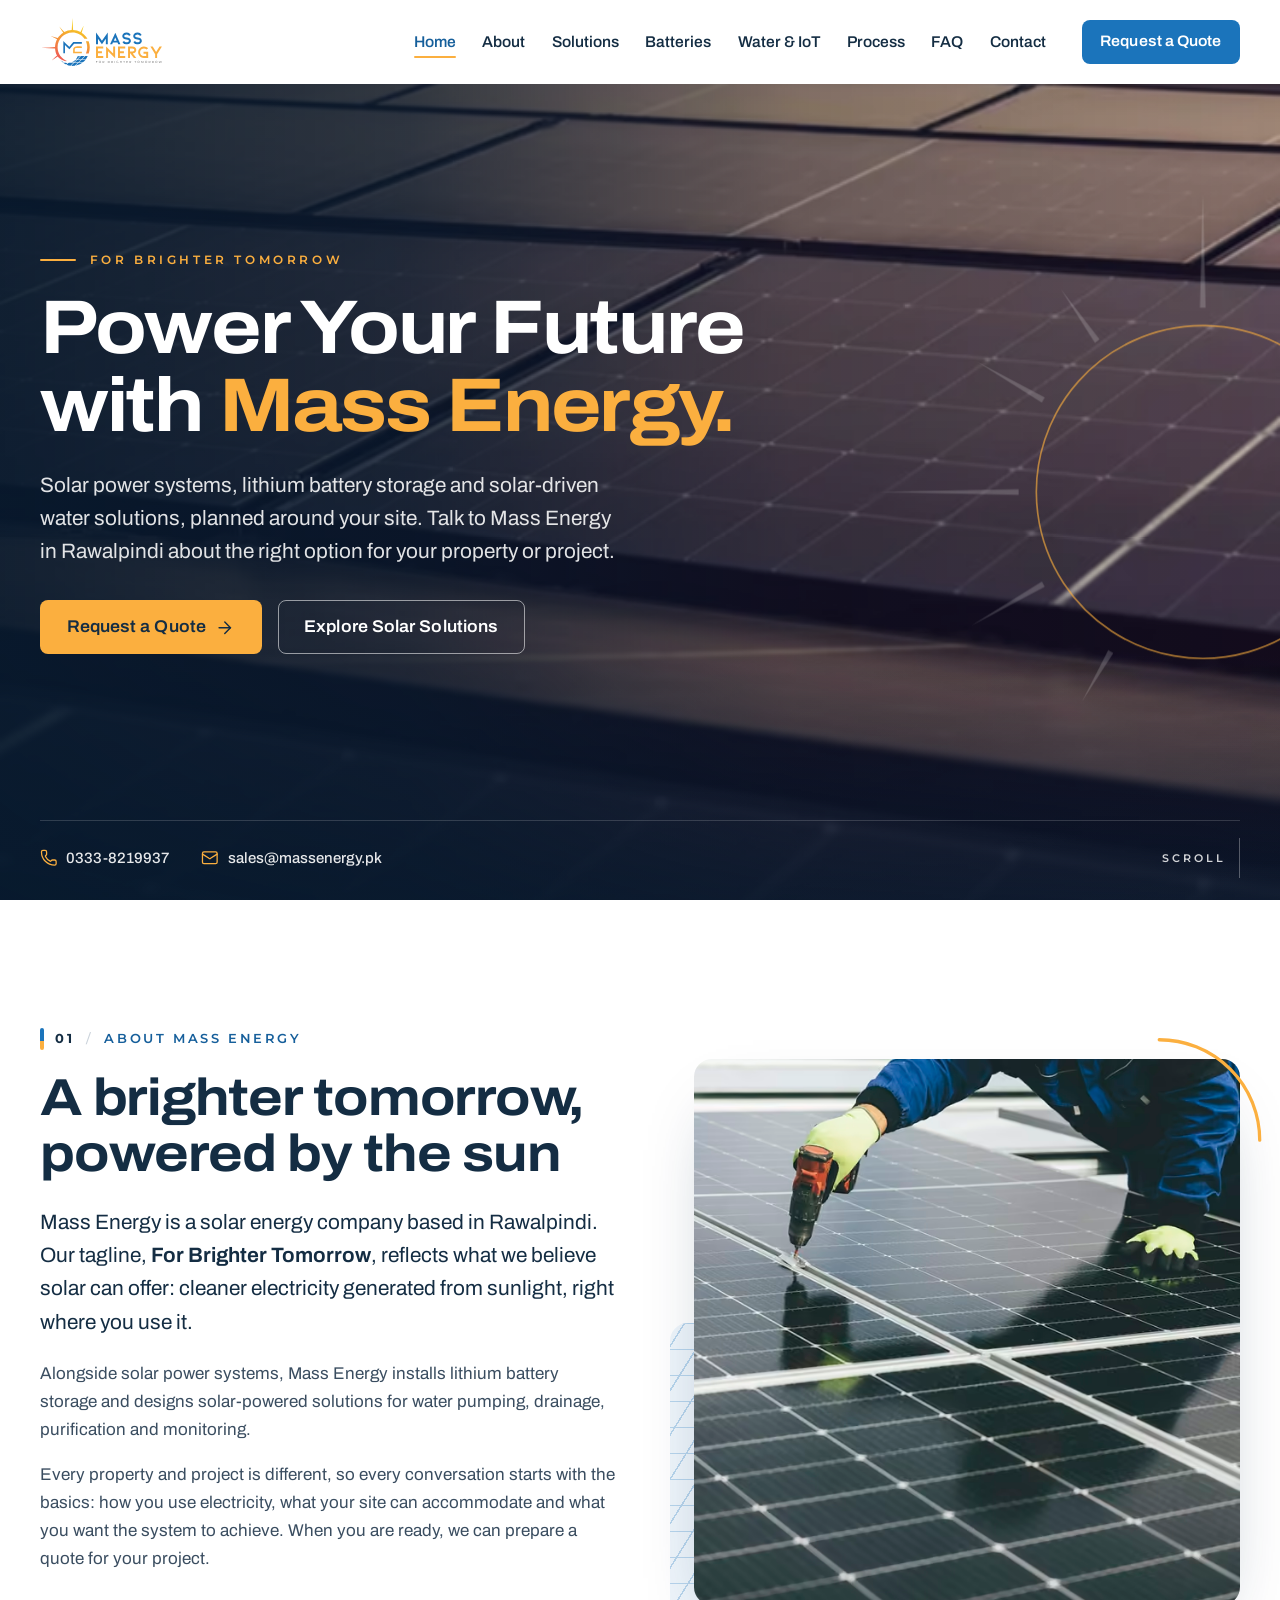
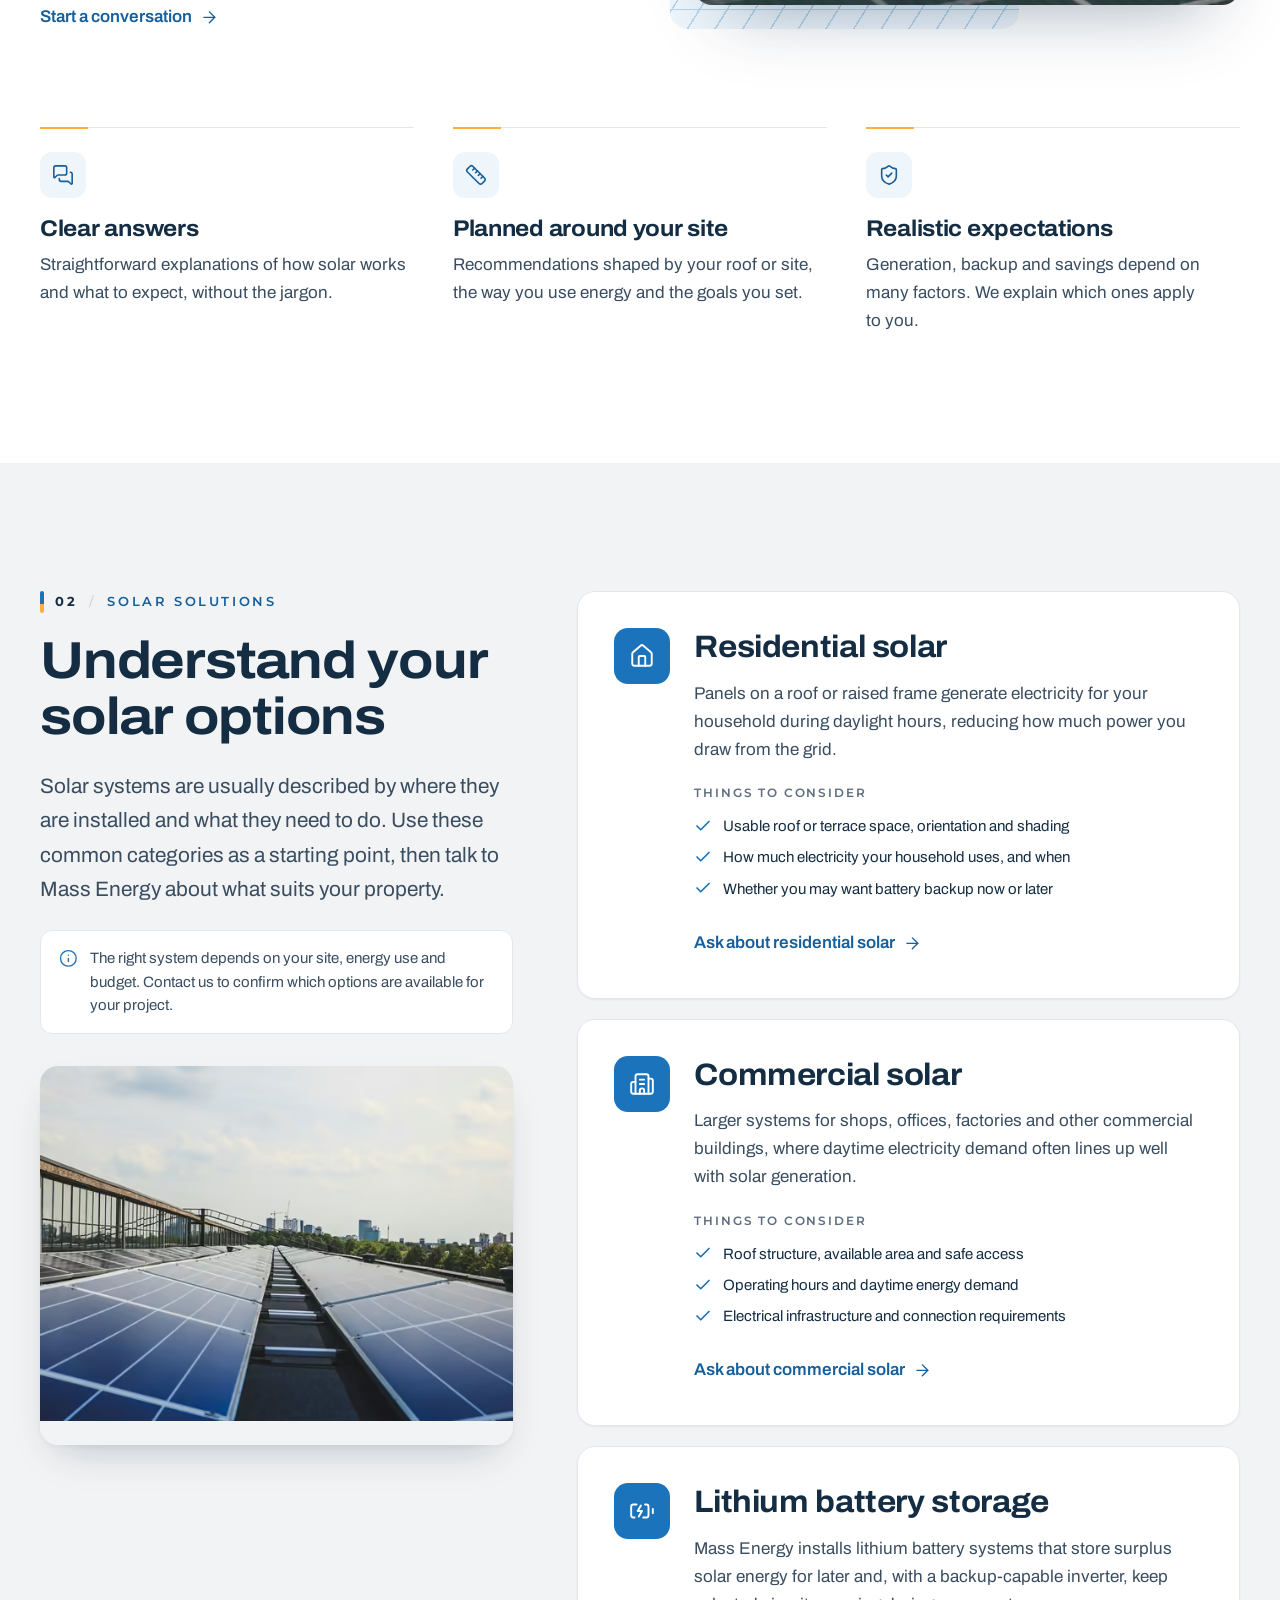
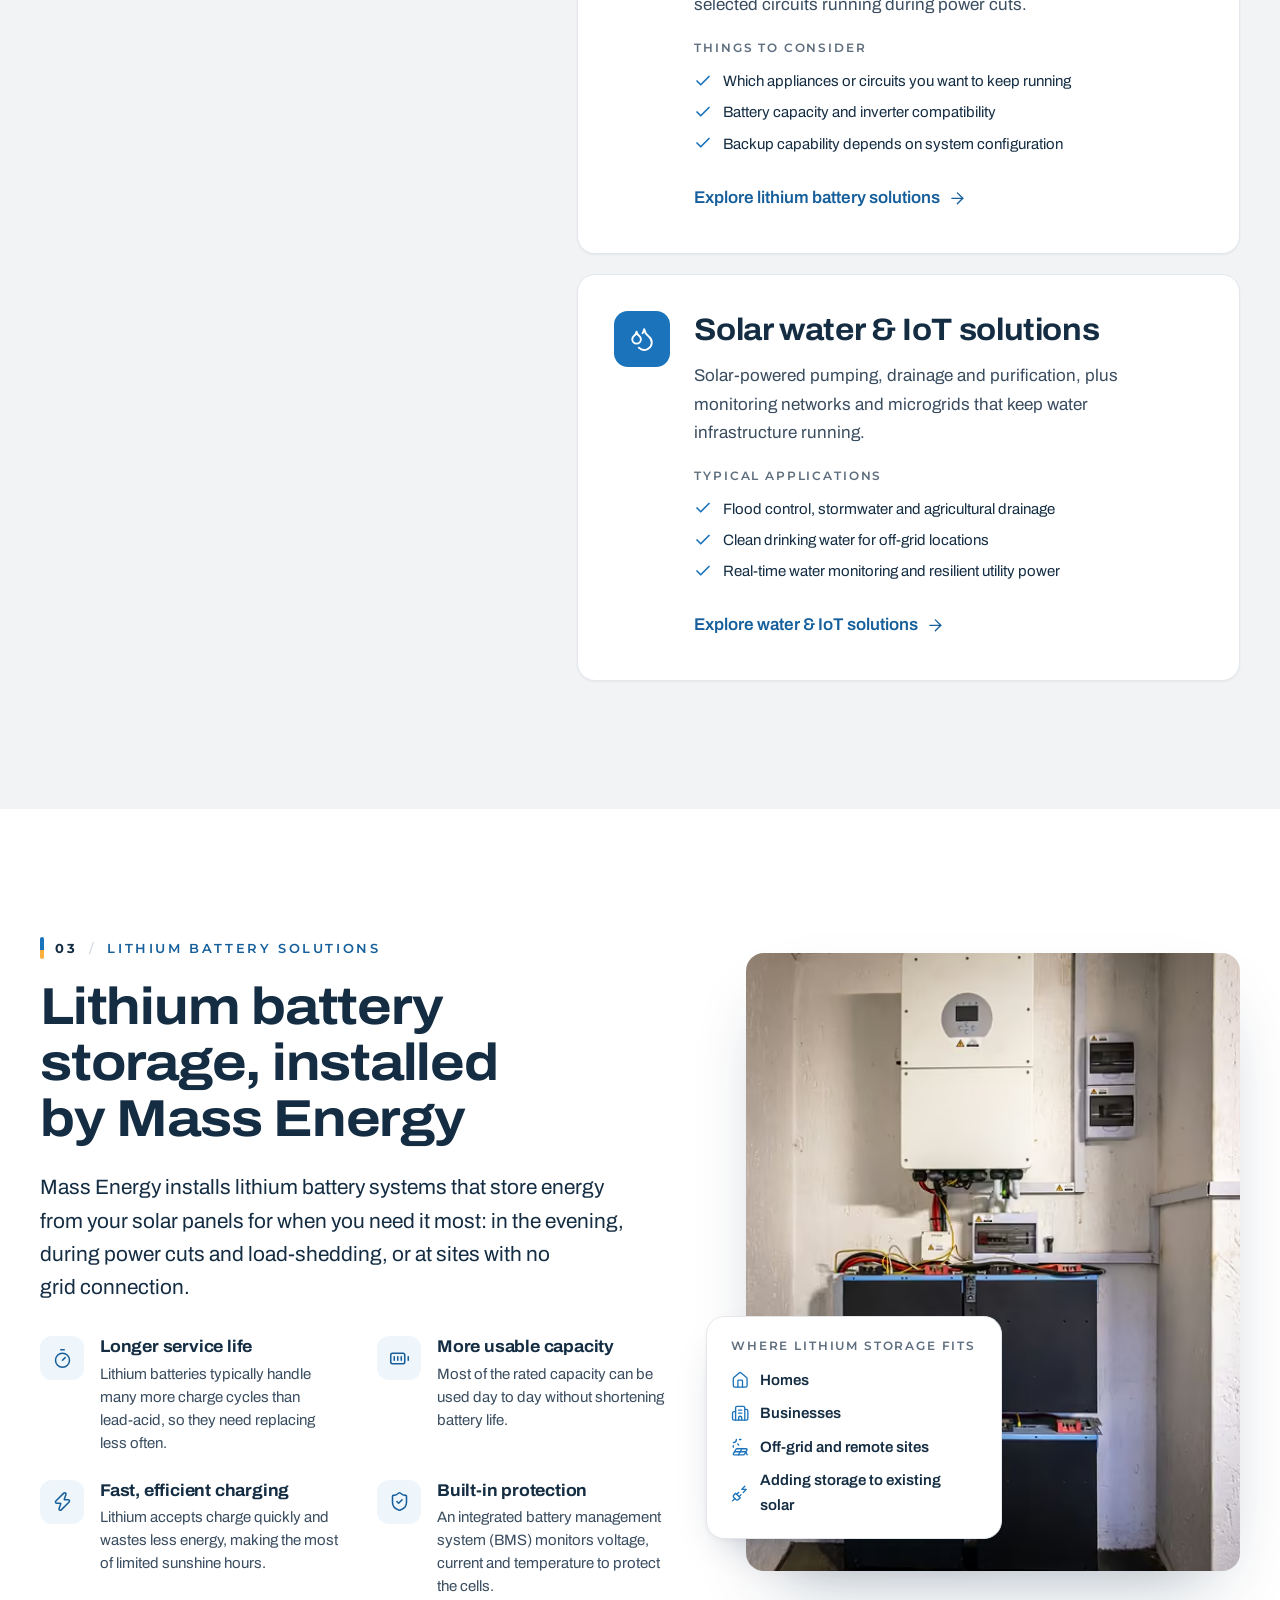
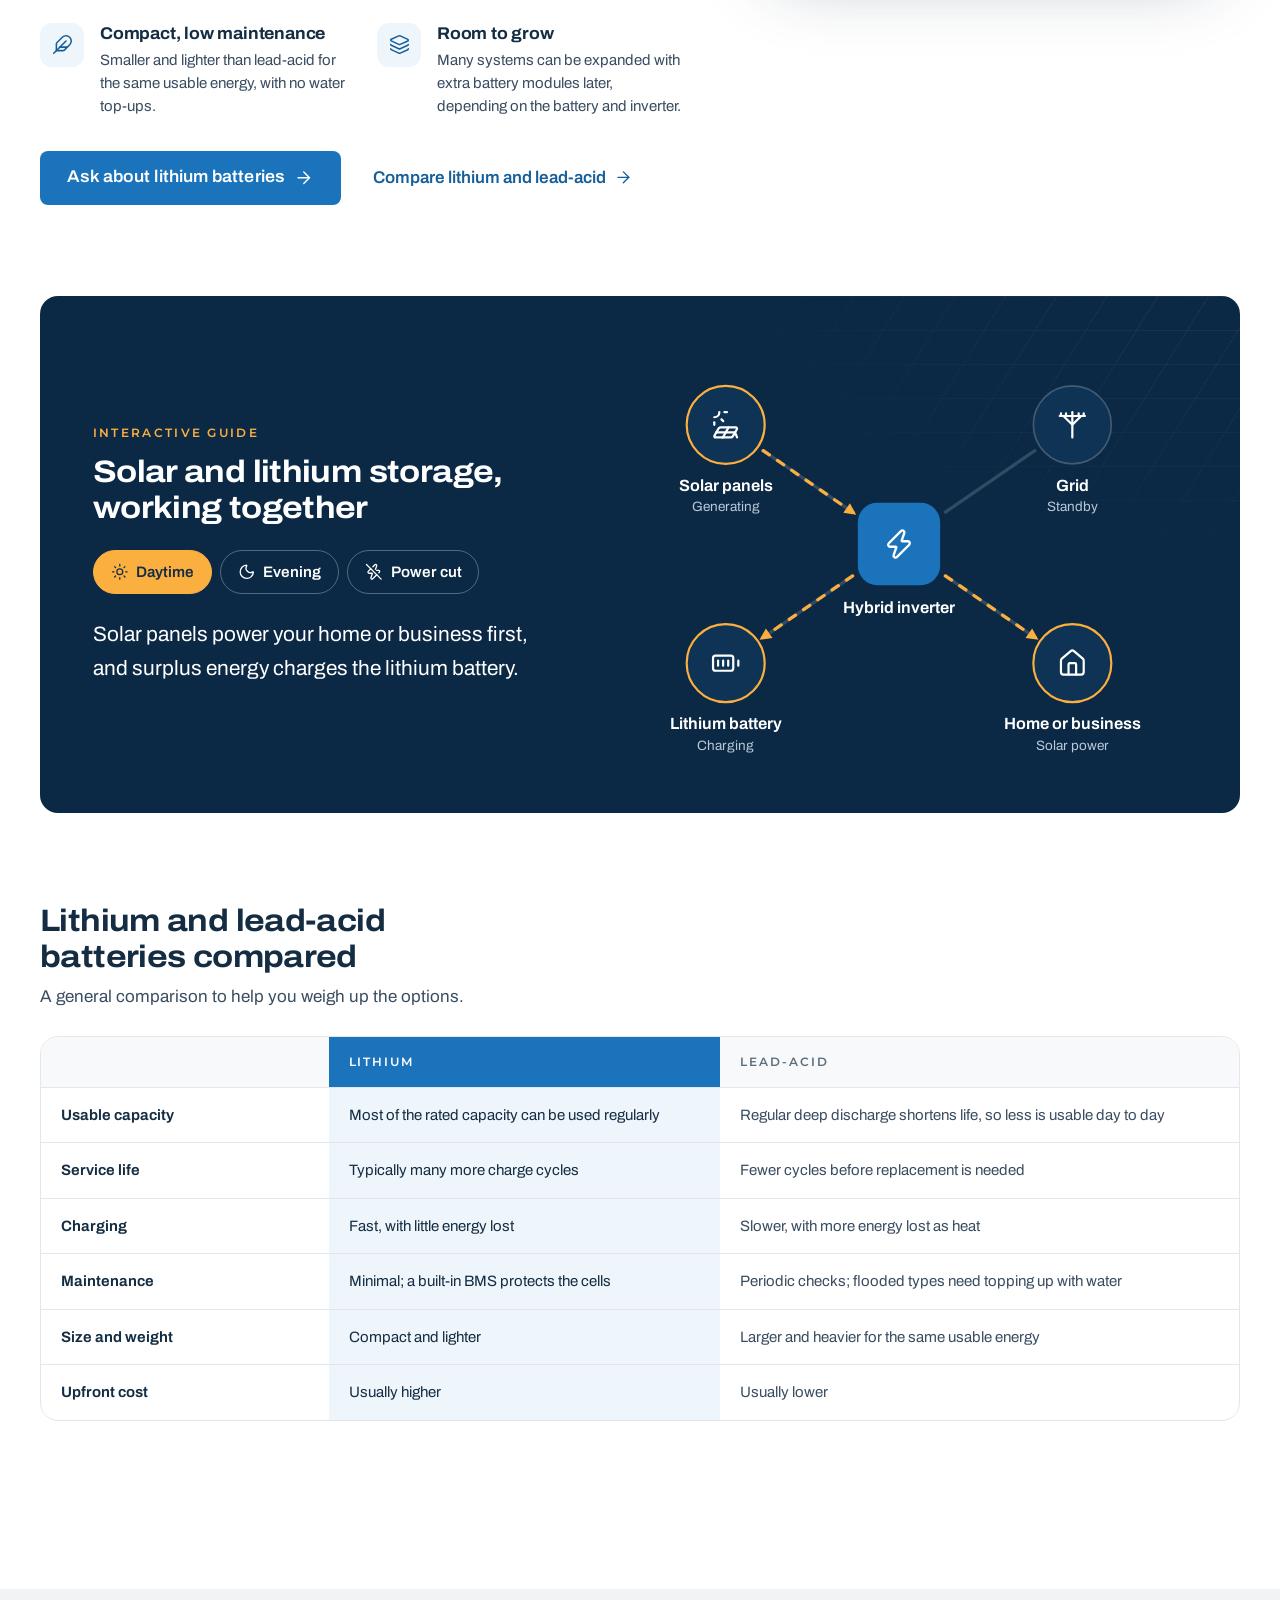
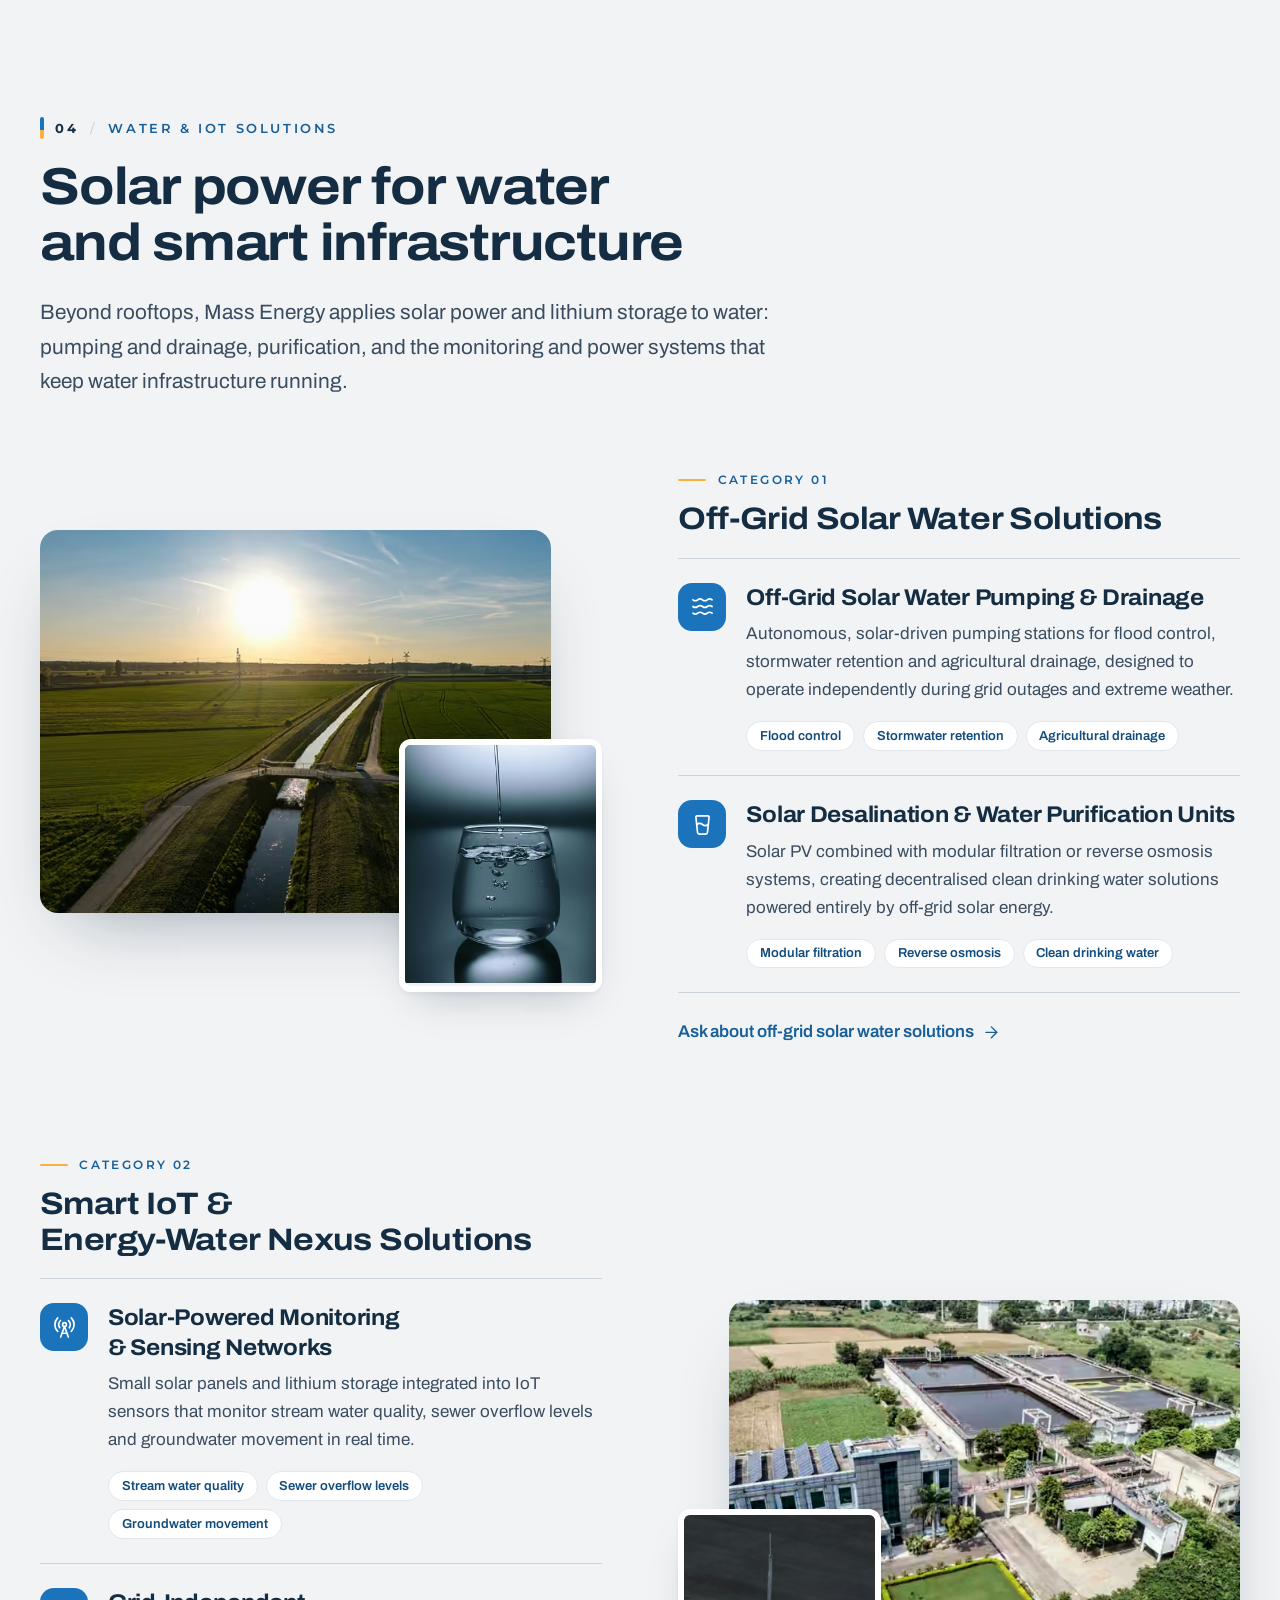
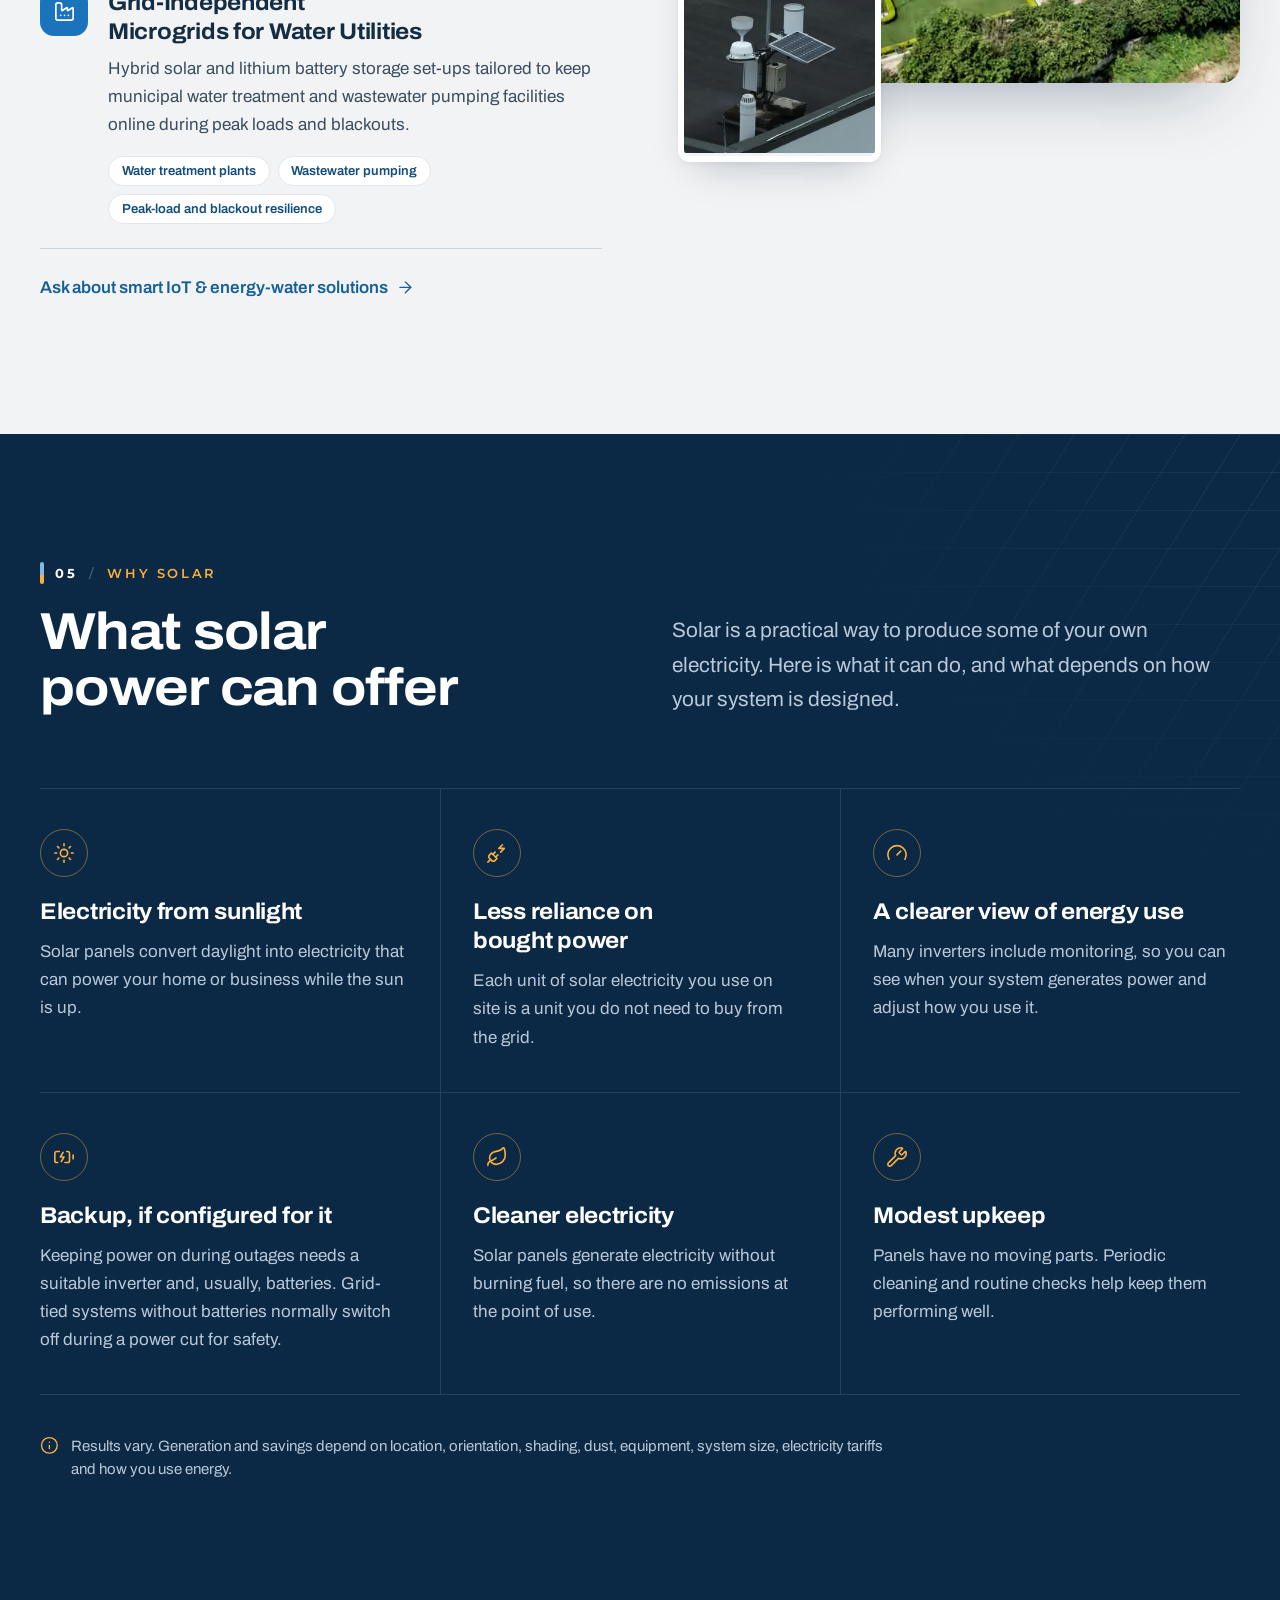
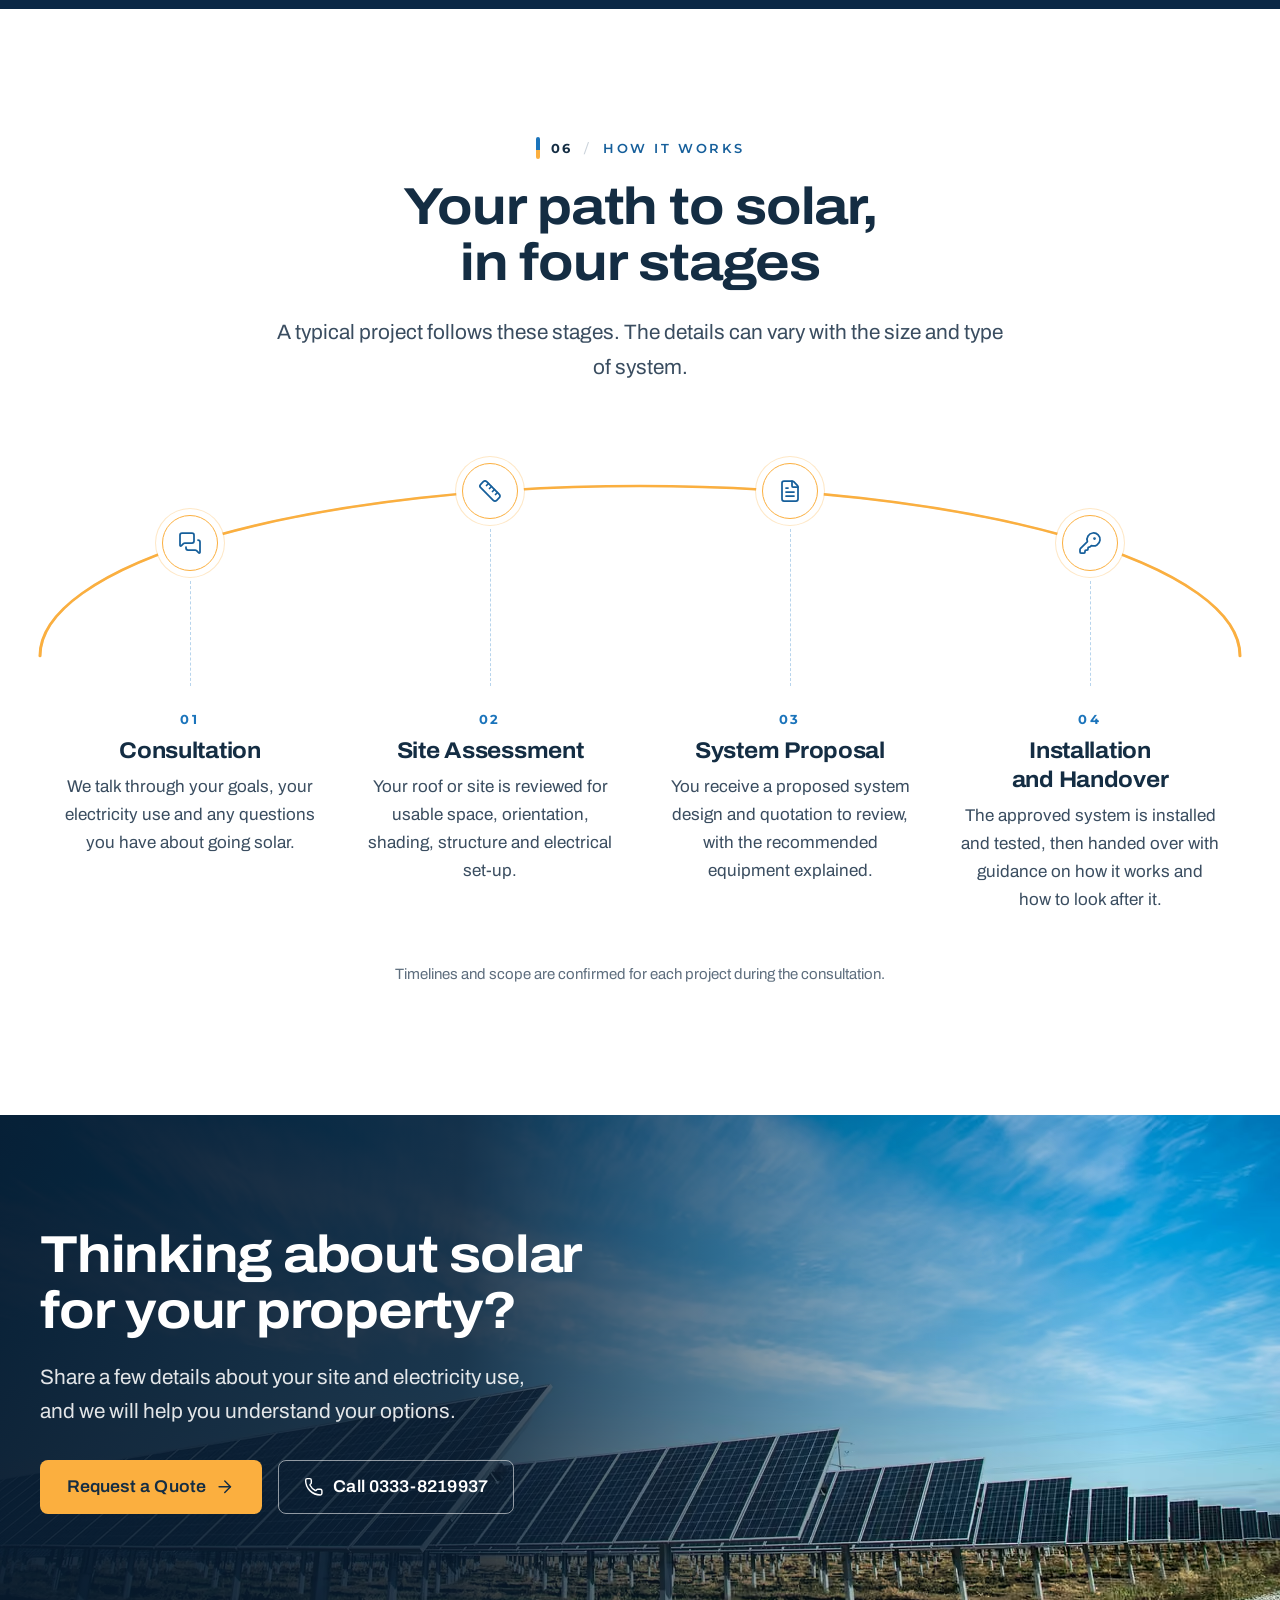
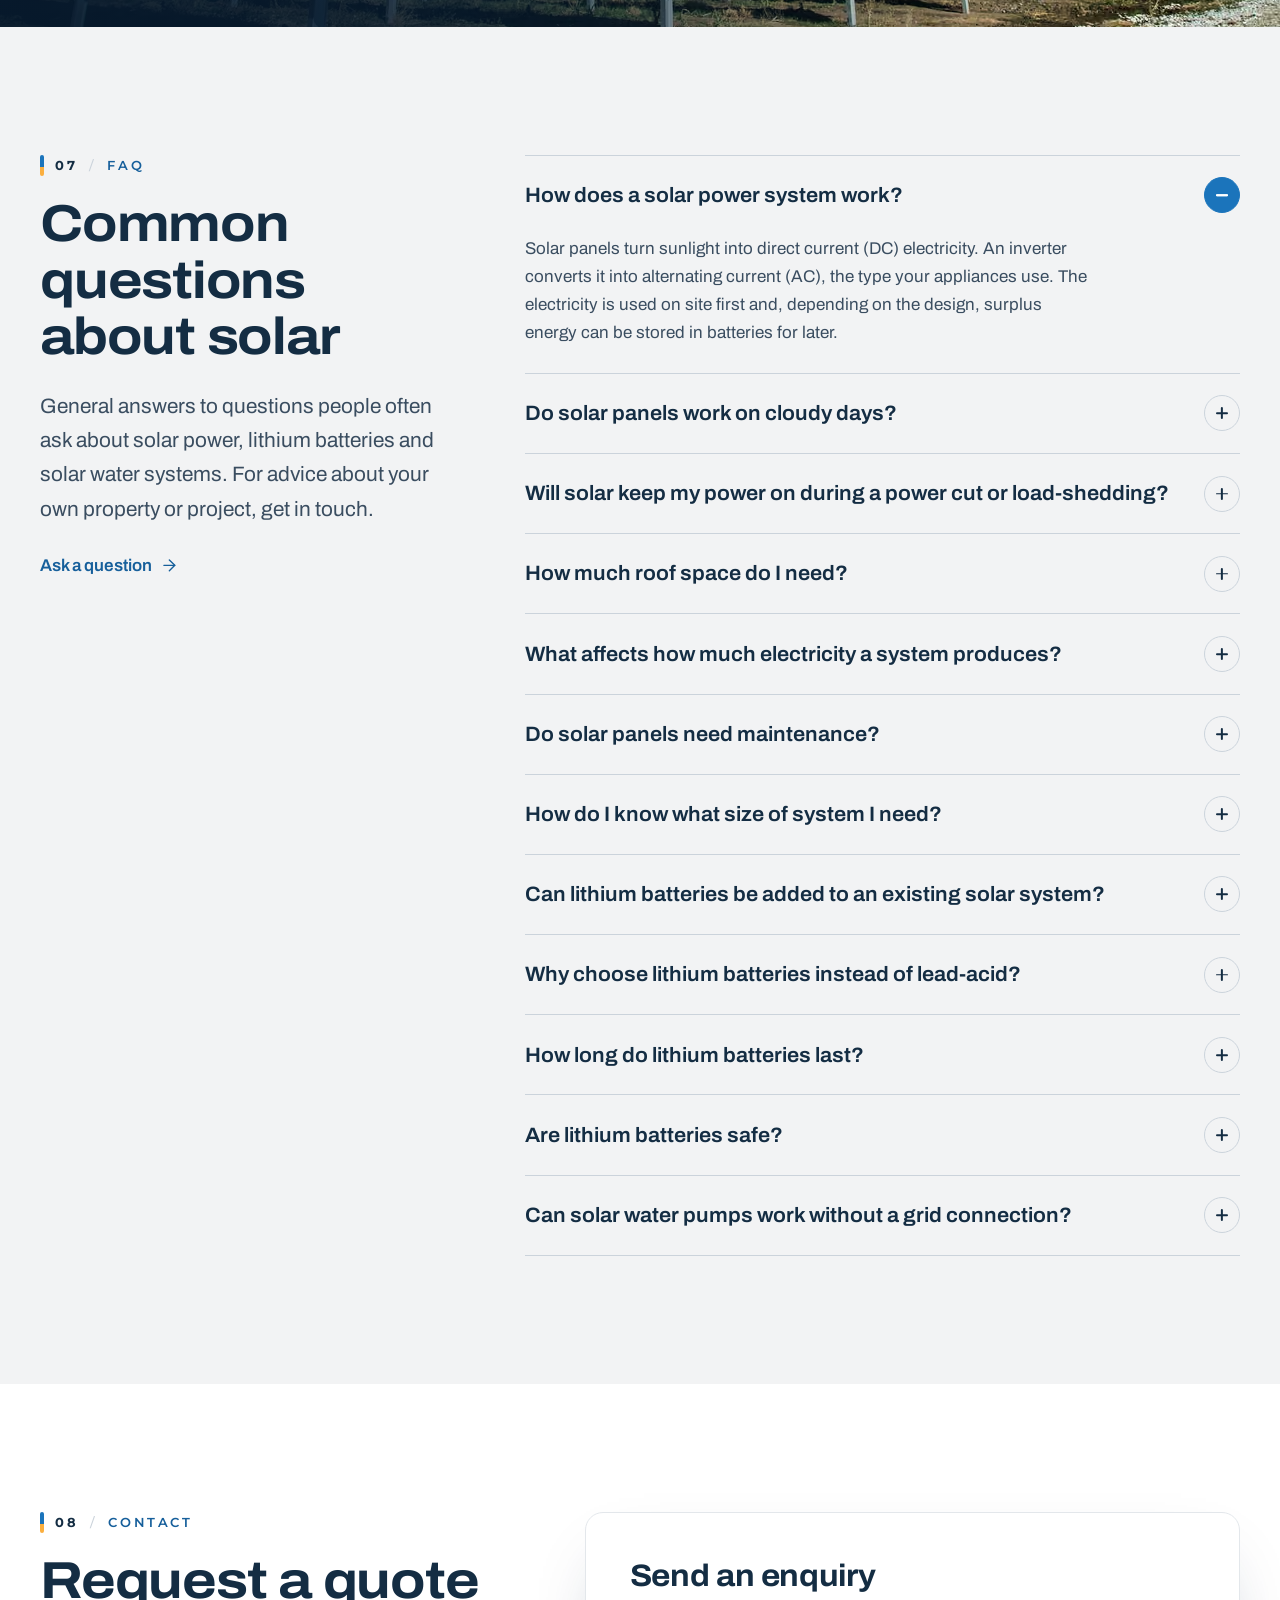
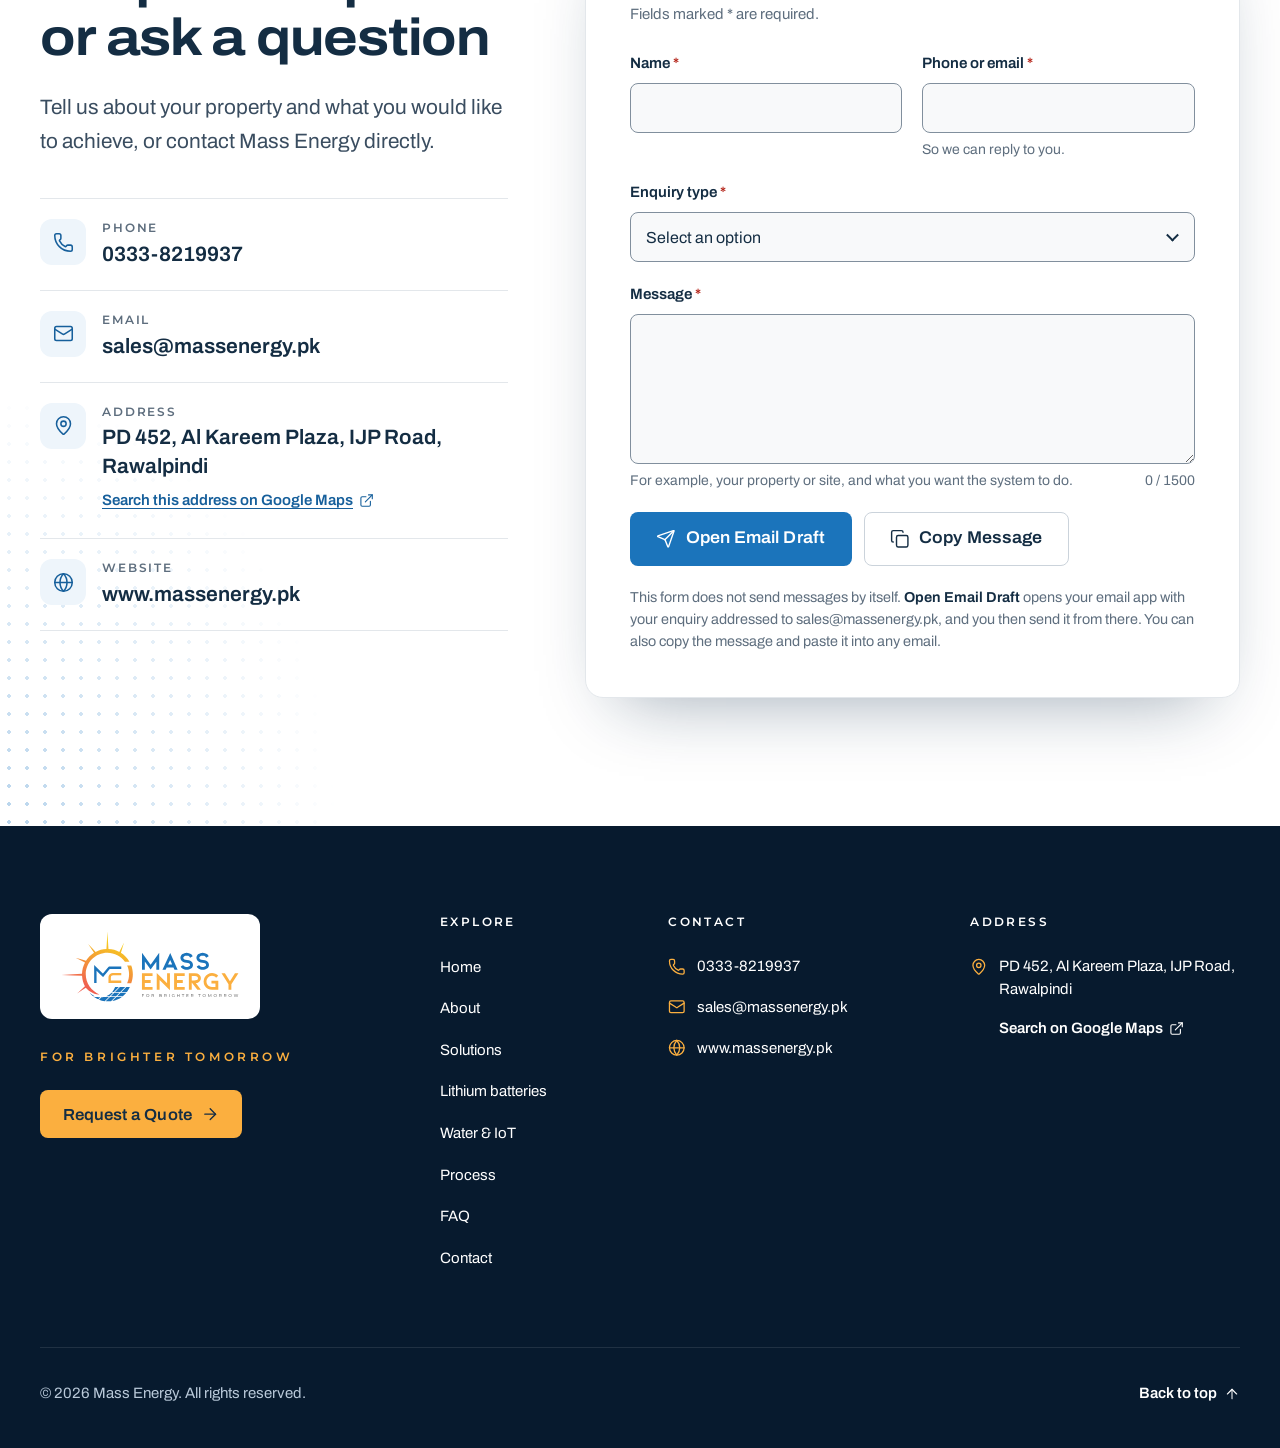
<file: index.html>
<!doctype html>
<html lang="en">
  <head>
    <meta charset="utf-8" />
    <meta name="viewport" content="width=device-width, initial-scale=1" />
    <title>
      Solar Energy &amp; Lithium Batteries in Rawalpindi | Mass Energy
    </title>
    <meta
      name="description"
      content="Mass Energy in Rawalpindi: solar power systems, lithium battery installation and solar-powered water solutions. Request a quote on 0333-8219937."
    />
    <meta
      name="robots"
      content="index, follow, max-image-preview:large, max-snippet:-1, max-video-preview:-1"
    />
    <meta name="theme-color" content="#ffffff" />
    <meta name="color-scheme" content="light" />
    <meta name="format-detection" content="telephone=no" />
    <!-- Official address of the site. The test copy is kept out of search results by .htaccess. -->
    <link rel="canonical" href="https://www.massenergy.pk/" />

    <!-- Social sharing -->
    <meta property="og:type" content="website" />
    <meta property="og:site_name" content="Mass Energy" />
    <meta
      property="og:title"
      content="Mass Energy | Solar &amp; Lithium Battery Solutions in Rawalpindi"
    />
    <meta
      property="og:description"
      content="Solar power systems, lithium battery storage and solar-powered water and IoT solutions from Mass Energy, Rawalpindi. For Brighter Tomorrow."
    />
    <meta property="og:url" content="https://www.massenergy.pk/" />
    <meta
      property="og:image"
      content="https://www.massenergy.pk/assets/images/og-image.jpg"
    />
    <meta property="og:image:type" content="image/jpeg" />
    <meta property="og:image:width" content="1200" />
    <meta property="og:image:height" content="630" />
    <meta
      property="og:image:alt"
      content="Mass Energy logo over rooftop solar panels at dusk"
    />
    <meta name="twitter:card" content="summary_large_image" />
    <meta
      name="twitter:title"
      content="Mass Energy | Solar &amp; Lithium Battery Solutions in Rawalpindi"
    />
    <meta
      name="twitter:description"
      content="Solar power systems, lithium battery storage and solar-powered water and IoT solutions from Mass Energy, Rawalpindi."
    />
    <meta
      name="twitter:image"
      content="https://www.massenergy.pk/assets/images/og-image.jpg"
    />
    <meta
      name="twitter:image:alt"
      content="Mass Energy logo over rooftop solar panels at dusk"
    />

    <!-- Icons -->
    <link rel="icon" href="favicon.ico" sizes="32x32" />
    <link rel="icon" href="assets/brand/favicon.svg" type="image/svg+xml" />
    <link rel="apple-touch-icon" href="assets/brand/apple-touch-icon.png" />
    <link rel="manifest" href="site.webmanifest" />

    <link
      rel="preload"
      href="assets/fonts/archivo-variable-latin.woff2"
      as="font"
      type="font/woff2"
      crossorigin
    />
    <!-- Bump ?v= whenever styles.css or main.js change, so Cloudflare and browsers fetch the new files -->
    <link rel="stylesheet" href="css/styles.css?v=3" />
    <script>
      // Enables the enhanced layout; restores the no-JavaScript layout if main.js fails to load.
      document.documentElement.classList.add("js");
      window.addEventListener("load", function () {
        if (!window.massEnergyReady)
          document.documentElement.classList.remove("js");
      });
    </script>
    <script src="js/main.js?v=3" defer></script>
    <!-- Without JavaScript the enquiry form cannot prepare an email, so its buttons are hidden and a contact note shows instead -->
    <noscript
      ><style>
        .enquiry__actions,
        [data-mode-note] {
          display: none;
        }
      </style></noscript
    >

    <!-- Structured data: verified company details only. Keep the FAQ answers identical to the visible FAQ. -->
    <script type="application/ld+json">
      {
        "@context": "https://schema.org",
        "@graph": [
          {
            "@type": "WebSite",
            "@id": "https://www.massenergy.pk/#website",
            "url": "https://www.massenergy.pk/",
            "name": "Mass Energy",
            "description": "Solar power systems, lithium battery installation and solar-powered water solutions in Rawalpindi.",
            "inLanguage": "en",
            "publisher": { "@id": "https://www.massenergy.pk/#business" }
          },
          {
            "@type": "LocalBusiness",
            "@id": "https://www.massenergy.pk/#business",
            "name": "Mass Energy",
            "slogan": "For Brighter Tomorrow",
            "description": "Solar energy company in Rawalpindi offering solar power systems, lithium battery installation and solar-powered water and IoT solutions.",
            "url": "https://www.massenergy.pk/",
            "logo": {
              "@type": "ImageObject",
              "url": "https://www.massenergy.pk/assets/brand/mass-energy-logo.png",
              "width": 1200,
              "height": 489
            },
            "image": [
              "https://www.massenergy.pk/assets/images/og-image.jpg",
              "https://www.massenergy.pk/assets/brand/mass-energy-logo.png"
            ],
            "email": "sales@massenergy.pk",
            "telephone": "+923338219937",
            "address": {
              "@type": "PostalAddress",
              "streetAddress": "PD 452, Al Kareem Plaza, IJP Road",
              "addressLocality": "Rawalpindi",
              "addressRegion": "Punjab",
              "addressCountry": "PK"
            },
            "hasMap": "https://www.google.com/maps/search/?api=1&query=PD%20452%2C%20Al%20Kareem%20Plaza%2C%20IJP%20Road%2C%20Rawalpindi",
            "contactPoint": {
              "@type": "ContactPoint",
              "contactType": "sales",
              "telephone": "+923338219937",
              "email": "sales@massenergy.pk"
            },
            "knowsAbout": [
              "Solar power systems",
              "Lithium battery storage",
              "Solar water pumping and drainage",
              "Solar water purification and desalination",
              "Solar-powered IoT monitoring",
              "Solar and battery microgrids"
            ],
            "hasOfferCatalog": {
              "@type": "OfferCatalog",
              "name": "Solar, lithium battery and water solutions",
              "itemListElement": [
                {
                  "@type": "Offer",
                  "itemOffered": {
                    "@type": "Service",
                    "name": "Solar power systems",
                    "description": "Solar power systems planned around the site and the way electricity is used."
                  }
                },
                {
                  "@type": "Offer",
                  "itemOffered": {
                    "@type": "Service",
                    "name": "Lithium battery storage installation",
                    "description": "Installation of lithium battery systems that store solar energy for evenings, power cuts and load-shedding, and off-grid sites."
                  }
                },
                {
                  "@type": "Offer",
                  "itemOffered": {
                    "@type": "Service",
                    "name": "Off-grid solar water solutions",
                    "description": "Solar-driven pumping and drainage stations, and solar desalination and water purification units."
                  }
                },
                {
                  "@type": "Offer",
                  "itemOffered": {
                    "@type": "Service",
                    "name": "Smart IoT and energy-water solutions",
                    "description": "Solar-powered monitoring and sensing networks, and grid-independent solar and lithium microgrids for water utilities."
                  }
                }
              ]
            }
          },
          {
            "@type": "FAQPage",
            "@id": "https://www.massenergy.pk/#faq",
            "mainEntity": [
              {
                "@type": "Question",
                "name": "How does a solar power system work?",
                "acceptedAnswer": {
                  "@type": "Answer",
                  "text": "Solar panels turn sunlight into direct current (DC) electricity. An inverter converts it into alternating current (AC), the type your appliances use. The electricity is used on site first and, depending on the design, surplus energy can be stored in batteries for later."
                }
              },
              {
                "@type": "Question",
                "name": "Do solar panels work on cloudy days?",
                "acceptedAnswer": {
                  "@type": "Answer",
                  "text": "Yes, but output falls when clouds block direct sunlight. Panels produce the most electricity in strong, direct sun and none at night, which is why system sizing considers the whole year rather than a single day."
                }
              },
              {
                "@type": "Question",
                "name": "Will solar keep my power on during a power cut or load-shedding?",
                "acceptedAnswer": {
                  "@type": "Answer",
                  "text": "It depends on the configuration. Standard grid-tied systems without batteries usually shut down during an outage as a safety measure. Hybrid systems with batteries can be designed to supply selected loads during a power cut. How much they can run, and for how long, depends on battery capacity and what you are using."
                }
              },
              {
                "@type": "Question",
                "name": "How much roof space do I need?",
                "acceptedAnswer": {
                  "@type": "Answer",
                  "text": "It depends on the size of the system and the panels used. A site assessment checks usable area, orientation, shading and access to work out what can realistically fit."
                }
              },
              {
                "@type": "Question",
                "name": "What affects how much electricity a system produces?",
                "acceptedAnswer": {
                  "@type": "Answer",
                  "text": "Key factors include system size, panel orientation and tilt, shading from nearby buildings or trees, dust on the panels, high temperatures, and the quality of the equipment and installation."
                }
              },
              {
                "@type": "Question",
                "name": "Do solar panels need maintenance?",
                "acceptedAnswer": {
                  "@type": "Answer",
                  "text": "Panels have no moving parts, but dust and dirt reduce output, so periodic cleaning helps. It is also sensible to check the inverter, wiring and mounting from time to time. How often depends on local conditions."
                }
              },
              {
                "@type": "Question",
                "name": "How do I know what size of system I need?",
                "acceptedAnswer": {
                  "@type": "Answer",
                  "text": "Your electricity bills are a good starting point, because they show how much energy you use. Your goals matter too, such as reducing daytime consumption or keeping essentials running during outages. A consultation brings these together with what your site allows."
                }
              },
              {
                "@type": "Question",
                "name": "Can lithium batteries be added to an existing solar system?",
                "acceptedAnswer": {
                  "@type": "Answer",
                  "text": "Often, yes, but it depends on your inverter. Many hybrid inverters work with lithium batteries and communicate with the battery management system, while older or grid-tied inverters may need replacing or extra equipment. Mass Energy can check compatibility before recommending a battery."
                }
              },
              {
                "@type": "Question",
                "name": "Why choose lithium batteries instead of lead-acid?",
                "acceptedAnswer": {
                  "@type": "Answer",
                  "text": "Lithium batteries usually last many more charge cycles, let you use more of their capacity, charge faster and need less maintenance. They typically cost more upfront, so the right choice depends on how much you rely on the battery and on your budget. See the lithium and lead-acid comparison."
                }
              },
              {
                "@type": "Question",
                "name": "How long do lithium batteries last?",
                "acceptedAnswer": {
                  "@type": "Answer",
                  "text": "Lifespan is usually quoted in charge cycles and years, and depends on the battery model, how deeply it is discharged, operating temperature and charging practices. Check the manufacturer's cycle rating and warranty terms for the specific battery."
                }
              },
              {
                "@type": "Question",
                "name": "Are lithium batteries safe?",
                "acceptedAnswer": {
                  "@type": "Answer",
                  "text": "Lithium iron phosphate (LiFePO4), the chemistry most widely used for solar storage, is known for its thermal and chemical stability. Safety also depends on quality batteries with a built-in battery management system, correct cabling and protection, and installation in a suitable location within the manufacturer's limits."
                }
              },
              {
                "@type": "Question",
                "name": "Can solar water pumps work without a grid connection?",
                "acceptedAnswer": {
                  "@type": "Answer",
                  "text": "Yes. Off-grid pumping systems run directly from solar panels, and water storage tanks or batteries can cover periods without sunshine. The design depends on the flow required, the lift (head) and the hours of operation."
                }
              }
            ]
          }
        ]
      }
    </script>
  </head>
  <body>
    <!-- Icon sprite: Lucide icons (ISC licence, see assets/licenses/lucide-ISC.txt) -->
    <svg
      class="sprite"
      aria-hidden="true"
      focusable="false"
      xmlns="http://www.w3.org/2000/svg"
    >
      <symbol id="i-house" viewBox="0 0 24 24">
        <path d="M15 21v-8a1 1 0 0 0-1-1h-4a1 1 0 0 0-1 1v8" />
        <path
          d="M3 10a2 2 0 0 1 .709-1.528l7-6a2 2 0 0 1 2.582 0l7 6A2 2 0 0 1 21 10v9a2 2 0 0 1-2 2H5a2 2 0 0 1-2-2z"
        />
      </symbol>
      <symbol id="i-building" viewBox="0 0 24 24">
        <path d="M10 12h4" />
        <path d="M10 8h4" />
        <path d="M14 21v-3a2 2 0 0 0-4 0v3" />
        <path
          d="M6 10H4a2 2 0 0 0-2 2v7a2 2 0 0 0 2 2h16a2 2 0 0 0 2-2V9a2 2 0 0 0-2-2h-2"
        />
        <path d="M6 21V5a2 2 0 0 1 2-2h8a2 2 0 0 1 2 2v16" />
      </symbol>
      <symbol id="i-battery" viewBox="0 0 24 24">
        <path d="m11 7-3 5h4l-3 5" />
        <path d="M14.856 6H16a2 2 0 0 1 2 2v8a2 2 0 0 1-2 2h-2.935" />
        <path d="M22 14v-4" />
        <path d="M5.14 18H4a2 2 0 0 1-2-2V8a2 2 0 0 1 2-2h2.936" />
      </symbol>
      <symbol id="i-sun" viewBox="0 0 24 24">
        <circle cx="12" cy="12" r="4" />
        <path d="M12 2v2" />
        <path d="M12 20v2" />
        <path d="m4.93 4.93 1.41 1.41" />
        <path d="m17.66 17.66 1.41 1.41" />
        <path d="M2 12h2" />
        <path d="M20 12h2" />
        <path d="m6.34 17.66-1.41 1.41" />
        <path d="m19.07 4.93-1.41 1.41" />
      </symbol>
      <symbol id="i-gauge" viewBox="0 0 24 24">
        <path d="m12 14 4-4" />
        <path d="M3.34 19a10 10 0 1 1 17.32 0" />
      </symbol>
      <symbol id="i-plug" viewBox="0 0 24 24">
        <path
          d="M6.3 20.3a2.4 2.4 0 0 0 3.4 0L12 18l-6-6-2.3 2.3a2.4 2.4 0 0 0 0 3.4Z"
        />
        <path d="m2 22 3-3" />
        <path d="M7.5 13.5 10 11" />
        <path d="M10.5 16.5 13 14" />
        <path d="m18 3-4 4h6l-4 4" />
      </symbol>
      <symbol id="i-leaf" viewBox="0 0 24 24">
        <path
          d="M11 20a10 10 0 0010-10 25.9 25.9 0 00-1.04-7.281 1 1 0 00-1.755-.325C15.833 5.5 13 5.5 9.8 6.1A7 7 0 0011 20"
        />
        <path d="M2 21a5 5 0 012.911-4.544C7.613 15.212 8.351 15.24 11 13" />
      </symbol>
      <symbol id="i-wrench" viewBox="0 0 24 24">
        <path
          d="M14.7 6.3a1 1 0 0 0 0 1.4l1.6 1.6a1 1 0 0 0 1.4 0l3.106-3.105c.32-.322.863-.22.983.218a6 6 0 0 1-8.259 7.057l-7.91 7.91a1 1 0 0 1-2.999-3l7.91-7.91a6 6 0 0 1 7.057-8.259c.438.12.54.662.219.984z"
        />
      </symbol>
      <symbol id="i-phone" viewBox="0 0 24 24">
        <path
          d="M13.832 16.568a1 1 0 0 0 1.213-.303l.355-.465A2 2 0 0 1 17 15h3a2 2 0 0 1 2 2v3a2 2 0 0 1-2 2A18 18 0 0 1 2 4a2 2 0 0 1 2-2h3a2 2 0 0 1 2 2v3a2 2 0 0 1-.8 1.6l-.468.351a1 1 0 0 0-.292 1.233 14 14 0 0 0 6.392 6.384"
        />
      </symbol>
      <symbol id="i-mail" viewBox="0 0 24 24">
        <path d="m22 7-8.991 5.727a2 2 0 0 1-2.009 0L2 7" />
        <rect x="2" y="4" width="20" height="16" rx="2" />
      </symbol>
      <symbol id="i-pin" viewBox="0 0 24 24">
        <path
          d="M20 10c0 4.993-5.539 10.193-7.399 11.799a1 1 0 0 1-1.202 0C9.539 20.193 4 14.993 4 10a8 8 0 0 1 16 0"
        />
        <circle cx="12" cy="10" r="3" />
      </symbol>
      <symbol id="i-globe" viewBox="0 0 24 24">
        <circle cx="12" cy="12" r="10" />
        <path d="M12 2a14.5 14.5 0 0 0 0 20 14.5 14.5 0 0 0 0-20" />
        <path d="M2 12h20" />
      </symbol>
      <symbol id="i-arrow" viewBox="0 0 24 24">
        <path d="M5 12h14" />
        <path d="m12 5 7 7-7 7" />
      </symbol>
      <symbol id="i-external" viewBox="0 0 24 24">
        <path d="M15 3h6v6" />
        <path d="M10 14 21 3" />
        <path d="M18 13v6a2 2 0 0 1-2 2H5a2 2 0 0 1-2-2V8a2 2 0 0 1 2-2h6" />
      </symbol>
      <symbol id="i-menu" viewBox="0 0 24 24">
        <path d="M4 5h16" />
        <path d="M4 12h16" />
        <path d="M4 19h16" />
      </symbol>
      <symbol id="i-close" viewBox="0 0 24 24">
        <path d="M18 6 6 18" />
        <path d="m6 6 12 12" />
      </symbol>
      <symbol id="i-copy" viewBox="0 0 24 24">
        <rect width="14" height="14" x="8" y="8" rx="2" ry="2" />
        <path d="M4 16c-1.1 0-2-.9-2-2V4c0-1.1.9-2 2-2h10c1.1 0 2 .9 2 2" />
      </symbol>
      <symbol id="i-send" viewBox="0 0 24 24">
        <path
          d="M14.536 21.686a.5.5 0 0 0 .937-.024l6.5-19a.496.496 0 0 0-.635-.635l-19 6.5a.5.5 0 0 0-.024.937l7.93 3.18a2 2 0 0 1 1.112 1.11z"
        />
        <path d="m21.854 2.147-10.94 10.939" />
      </symbol>
      <symbol id="i-check" viewBox="0 0 24 24">
        <path d="M20 6 9 17l-5-5" />
      </symbol>
      <symbol id="i-chat" viewBox="0 0 24 24">
        <path
          d="M16 10a2 2 0 0 1-2 2H6.828a2 2 0 0 0-1.414.586l-2.202 2.202A.71.71 0 0 1 2 14.286V4a2 2 0 0 1 2-2h10a2 2 0 0 1 2 2z"
        />
        <path
          d="M20 9a2 2 0 0 1 2 2v10.286a.71.71 0 0 1-1.212.502l-2.202-2.202A2 2 0 0 0 17.172 19H10a2 2 0 0 1-2-2v-1"
        />
      </symbol>
      <symbol id="i-ruler" viewBox="0 0 24 24">
        <path
          d="M21.3 15.3a2.4 2.4 0 0 1 0 3.4l-2.6 2.6a2.4 2.4 0 0 1-3.4 0L2.7 8.7a2.41 2.41 0 0 1 0-3.4l2.6-2.6a2.41 2.41 0 0 1 3.4 0Z"
        />
        <path d="m14.5 12.5 2-2" />
        <path d="m11.5 9.5 2-2" />
        <path d="m8.5 6.5 2-2" />
        <path d="m17.5 15.5 2-2" />
      </symbol>
      <symbol id="i-file" viewBox="0 0 24 24">
        <path
          d="M6 22a2 2 0 0 1-2-2V4a2 2 0 0 1 2-2h8a2.4 2.4 0 0 1 1.704.706l3.588 3.588A2.4 2.4 0 0 1 20 8v12a2 2 0 0 1-2 2z"
        />
        <path d="M14 2v5a1 1 0 0 0 1 1h5" />
        <path d="M10 9H8" />
        <path d="M16 13H8" />
        <path d="M16 17H8" />
      </symbol>
      <symbol id="i-key" viewBox="0 0 24 24">
        <path
          d="M2.586 17.414A2 2 0 0 0 2 18.828V21a1 1 0 0 0 1 1h3a1 1 0 0 0 1-1v-1a1 1 0 0 1 1-1h1a1 1 0 0 0 1-1v-1a1 1 0 0 1 1-1h.172a2 2 0 0 0 1.414-.586l.814-.814a6.5 6.5 0 1 0-4-4z"
        />
        <circle cx="16.5" cy="7.5" r=".5" fill="currentColor" />
      </symbol>
      <symbol id="i-shield" viewBox="0 0 24 24">
        <path
          d="M20 13c0 5-3.5 7.5-7.66 8.95a1 1 0 0 1-.67-.01C7.5 20.5 4 18 4 13V6a1 1 0 0 1 1-1c2 0 4.5-1.2 6.24-2.72a1.17 1.17 0 0 1 1.52 0C14.51 3.81 17 5 19 5a1 1 0 0 1 1 1z"
        />
        <path d="m9 12 2 2 4-4" />
      </symbol>
      <symbol id="i-info" viewBox="0 0 24 24">
        <circle cx="12" cy="12" r="10" />
        <path d="M12 16v-4" />
        <path d="M12 8h.01" />
      </symbol>
      <symbol id="i-battery-full" viewBox="0 0 24 24">
        <path d="M10 10v4" />
        <path d="M14 10v4" />
        <path d="M22 14v-4" />
        <path d="M6 10v4" />
        <rect x="2" y="6" width="16" height="12" rx="2" />
      </symbol>
      <symbol id="i-timer" viewBox="0 0 24 24">
        <line x1="10" x2="14" y1="2" y2="2" />
        <line x1="12" x2="15" y1="14" y2="11" />
        <circle cx="12" cy="14" r="8" />
      </symbol>
      <symbol id="i-feather" viewBox="0 0 24 24">
        <path
          d="M14.086 18.412A2 2 0 0112.67 19H5v-7.672a2 2 0 01.586-1.414L11.75 3.75a6 6 0 118.49 8.49z"
        />
        <path d="M16 8 2 22" />
        <path d="M17.488 15H9" />
      </symbol>
      <symbol id="i-zap" viewBox="0 0 24 24">
        <path
          d="M15.914 4a1.5 1.5 0 00-2.474-1.561l-9 9A1.5 1.5 0 005.5 14h4.002a.5.5 0 01.471.666L8.086 20a1.5 1.5 0 002.475 1.56l9-9A1.5 1.5 0 0018.5 10h-3.997a.5.5 0 01-.472-.667z"
        />
      </symbol>
      <symbol id="i-zap-off" viewBox="0 0 24 24">
        <path
          d="M10.768 5.111 13.44 2.44a1.5 1.5 0 012.474 1.561l-1.633 4.625"
        />
        <path d="m18.889 13.232.672-.672A1.5 1.5 0 0018.5 10h-2.844" />
        <path d="m2 2 20 20" />
        <path
          d="m7.94 7.94-3.5 3.499A1.5 1.5 0 005.5 14h4.002a.5.5 0 01.471.666L8.086 20a1.5 1.5 0 002.475 1.56l5.5-5.5"
        />
      </symbol>
      <symbol id="i-layers" viewBox="0 0 24 24">
        <path
          d="M12.83 2.18a2 2 0 0 0-1.66 0L2.6 6.08a1 1 0 0 0 0 1.83l8.58 3.91a2 2 0 0 0 1.66 0l8.58-3.9a1 1 0 0 0 0-1.83z"
        />
        <path
          d="M2 12a1 1 0 0 0 .58.91l8.6 3.91a2 2 0 0 0 1.65 0l8.58-3.9A1 1 0 0 0 22 12"
        />
        <path
          d="M2 17a1 1 0 0 0 .58.91l8.6 3.91a2 2 0 0 0 1.65 0l8.58-3.9A1 1 0 0 0 22 17"
        />
      </symbol>
      <symbol id="i-moon" viewBox="0 0 24 24">
        <path
          d="M20.985 12.486a9 9 0 1 1-9.473-9.472c.405-.022.617.46.402.803a6 6 0 0 0 8.268 8.268c.344-.215.825-.004.803.401"
        />
      </symbol>
      <symbol id="i-solar" viewBox="0 0 24 24">
        <path d="M11 2h2" />
        <path d="m14.28 14-4.56 8" />
        <path d="m21 22-1.558-4H4.558" />
        <path d="M3 10v2" />
        <path
          d="M6.245 15.04A2 2 0 0 1 8 14h12a1 1 0 0 1 .864 1.505l-3.11 5.457A2 2 0 0 1 16 22H4a1 1 0 0 1-.863-1.506z"
        />
        <path d="M7 2a4 4 0 0 1-4 4" />
        <path d="m8.66 7.66 1.41 1.41" />
      </symbol>
      <symbol id="i-pole" viewBox="0 0 24 24">
        <path d="M12 2v20" />
        <path d="M2 5h20" />
        <path d="M3 3v2" />
        <path d="M7 3v2" />
        <path d="M17 3v2" />
        <path d="M21 3v2" />
        <path d="m19 5-7 7-7-7" />
      </symbol>
      <symbol id="i-droplets" viewBox="0 0 24 24">
        <path
          d="M7 16.3c2.2 0 4-1.83 4-4.05 0-1.16-.57-2.26-1.71-3.19S7.29 6.75 7 5.3c-.29 1.45-1.14 2.84-2.29 3.76S3 11.1 3 12.25c0 2.22 1.8 4.05 4 4.05z"
        />
        <path
          d="M12.56 6.6A10.97 10.97 0 0 0 14 3.02c.5 2.5 2 4.9 4 6.5s3 3.5 3 5.5a6.98 6.98 0 0 1-11.91 4.97"
        />
      </symbol>
      <symbol id="i-waves" viewBox="0 0 24 24">
        <path d="M2 12q2.5 2 5 0t5 0 5 0 5 0" />
        <path d="M2 19q2.5 2 5 0t5 0 5 0 5 0" />
        <path d="M2 5q2.5 2 5 0t5 0 5 0 5 0" />
      </symbol>
      <symbol id="i-glass" viewBox="0 0 24 24">
        <path
          d="M5.116 4.104A1 1 0 0 1 6.11 3h11.78a1 1 0 0 1 .994 1.105L17.19 20.21A2 2 0 0 1 15.2 22H8.8a2 2 0 0 1-2-1.79z"
        />
        <path d="M6 12a5 5 0 0 1 6 0 5 5 0 0 0 6 0" />
      </symbol>
      <symbol id="i-radio" viewBox="0 0 24 24">
        <path d="M4.9 16.1C1 12.2 1 5.8 4.9 1.9" />
        <path d="M7.8 4.7a6.14 6.14 0 0 0-.8 7.5" />
        <circle cx="12" cy="9" r="2" />
        <path d="M16.2 4.8c2 2 2.26 5.11.8 7.47" />
        <path d="M19.1 1.9a9.96 9.96 0 0 1 0 14.1" />
        <path d="M9.5 18h5" />
        <path d="m8 22 4-11 4 11" />
      </symbol>
      <symbol id="i-factory" viewBox="0 0 24 24">
        <path d="M12 16h.01" />
        <path d="M16 16h.01" />
        <path
          d="M3 19a2 2 0 0 0 2 2h14a2 2 0 0 0 2-2V8.5a.5.5 0 0 0-.769-.422l-4.462 2.844A.5.5 0 0 1 15 10.5v-2a.5.5 0 0 0-.769-.422L9.77 10.922A.5.5 0 0 1 9 10.5V5a2 2 0 0 0-2-2H5a2 2 0 0 0-2 2z"
        />
        <path d="M8 16h.01" />
      </symbol>
    </svg>

    <a class="skip-link" href="#main">Skip to main content</a>

    <header class="site-header" id="site-header">
      <div class="container site-header__inner">
        <a class="brand" href="#home">
          <img
            class="brand__logo"
            src="assets/brand/mass-energy-logo.svg"
            width="456"
            height="186"
            alt="Mass Energy home"
          />
        </a>

        <nav class="site-nav" id="site-nav" aria-label="Primary">
          <ul class="site-nav__list" role="list">
            <li><a class="site-nav__link" href="#home">Home</a></li>
            <li><a class="site-nav__link" href="#about">About</a></li>
            <li><a class="site-nav__link" href="#solutions">Solutions</a></li>
            <li><a class="site-nav__link" href="#lithium">Batteries</a></li>
            <li><a class="site-nav__link" href="#water">Water &amp; IoT</a></li>
            <li><a class="site-nav__link" href="#process">Process</a></li>
            <li><a class="site-nav__link" href="#faq">FAQ</a></li>
            <li><a class="site-nav__link" href="#contact">Contact</a></li>
          </ul>
          <div class="site-nav__extra">
            <a class="btn btn--primary site-nav__cta" href="#contact"
              >Request a Quote</a
            >
            <ul class="site-nav__contact" role="list">
              <li>
                <a href="tel:+923338219937"
                  ><svg class="icon" aria-hidden="true">
                    <use href="#i-phone" /></svg
                  >0333-8219937</a
                >
              </li>
              <li>
                <a href="mailto:sales@massenergy.pk"
                  ><svg class="icon" aria-hidden="true">
                    <use href="#i-mail" /></svg
                  >sales@massenergy.pk</a
                >
              </li>
            </ul>
          </div>
        </nav>

        <div class="site-header__actions">
          <a class="header-phone" href="tel:+923338219937">
            <svg class="icon" aria-hidden="true"><use href="#i-phone" /></svg>
            <span class="header-phone__number">0333-8219937</span>
            <span class="visually-hidden header-phone__label"
              >Call Mass Energy on 0333-8219937</span
            >
          </a>
          <a class="btn btn--primary header-cta" href="#contact"
            >Request a Quote</a
          >
          <button
            class="nav-toggle"
            type="button"
            aria-expanded="false"
            aria-controls="site-nav"
          >
            <span class="nav-toggle__icon" aria-hidden="true"
              ><span></span><span></span><span></span
            ></span>
            <span class="visually-hidden nav-toggle__label">Open menu</span>
          </button>
        </div>
      </div>
    </header>

    <main id="main">
      <!-- Hero -->
      <section class="hero" id="home" aria-labelledby="hero-title">
        <picture class="hero__media">
          <source
            media="(max-width: 767px)"
            type="image/avif"
            width="1080"
            height="1620"
            srcset="
              assets/images/hero-rooftop-dusk-portrait-720.avif   720w,
              assets/images/hero-rooftop-dusk-portrait-900.avif   900w,
              assets/images/hero-rooftop-dusk-portrait-1080.avif 1080w
            "
            sizes="100vw"
          />
          <source
            media="(max-width: 767px)"
            type="image/webp"
            width="1080"
            height="1620"
            srcset="
              assets/images/hero-rooftop-dusk-portrait-720.webp   720w,
              assets/images/hero-rooftop-dusk-portrait-900.webp   900w,
              assets/images/hero-rooftop-dusk-portrait-1080.webp 1080w
            "
            sizes="100vw"
          />
          <source
            type="image/avif"
            srcset="
              assets/images/hero-rooftop-dusk-1280.avif 1280w,
              assets/images/hero-rooftop-dusk-1920.avif 1920w,
              assets/images/hero-rooftop-dusk-2560.avif 2560w
            "
            sizes="100vw"
          />
          <source
            type="image/webp"
            srcset="
              assets/images/hero-rooftop-dusk-1280.webp 1280w,
              assets/images/hero-rooftop-dusk-1920.webp 1920w,
              assets/images/hero-rooftop-dusk-2560.webp 2560w
            "
            sizes="100vw"
          />
          <img
            class="hero__img"
            src="assets/images/hero-rooftop-dusk-1920.jpg"
            width="1920"
            height="1280"
            alt="Rows of rooftop solar panels at dusk, with mountains on the horizon"
            fetchpriority="high"
          />
        </picture>
        <div class="hero__shade" aria-hidden="true"></div>

        <svg
          class="hero__motif"
          viewBox="0 0 600 600"
          aria-hidden="true"
          focusable="false"
        >
          <path
            class="hero__ring"
            d="M435.9 363.4A150 150 0 1 1 414.9 203.6"
            pathLength="1"
          />
          <g class="hero__rays">
            <path d="M134.0 297.4L6.0 300.0L134.0 302.6Z" />
            <path d="M157.5 214.7L95.6 182.0L154.9 219.3Z" />
            <path d="M206.9 162.5L171.5 116.5L202.7 165.5Z" />
            <path d="M302.6 134.0L300.0 30.0L297.4 134.0Z" />
            <path d="M385.3 157.5L414.0 102.5L380.7 154.9Z" />
            <path d="M154.9 380.7L90.4 421.0L157.5 385.3Z" />
            <path d="M214.7 442.5L191.0 488.8L219.3 445.1Z" />
          </g>
        </svg>

        <div class="container hero__inner">
          <div class="hero__content">
            <p class="hero__tagline">
              <span class="hero__tagline-mark" aria-hidden="true"></span>For
              Brighter Tomorrow
            </p>
            <h1 class="hero__title" id="hero-title">
              <span class="hero__line"><span>Power Your Future</span></span>
              <span class="hero__line"
                ><span>with <em>Mass Energy.</em></span></span
              >
            </h1>
            <p class="hero__lead">
              Solar power systems, lithium battery storage and solar-driven
              water solutions, planned around your site. Talk to Mass Energy in
              Rawalpindi about the right option for your property or project.
            </p>
            <div class="hero__actions">
              <a class="btn btn--gold btn--lg" href="#contact"
                >Request a Quote<svg class="icon btn__arrow" aria-hidden="true">
                  <use href="#i-arrow" /></svg
              ></a>
              <a class="btn btn--outline-light btn--lg" href="#solutions"
                >Explore Solar Solutions</a
              >
            </div>
          </div>
        </div>

        <div class="container hero__footer">
          <ul class="hero__contact" role="list">
            <li>
              <a href="tel:+923338219937"
                ><svg class="icon" aria-hidden="true">
                  <use href="#i-phone" /></svg
                >0333-8219937</a
              >
            </li>
            <li>
              <a href="mailto:sales@massenergy.pk"
                ><svg class="icon" aria-hidden="true">
                  <use href="#i-mail" /></svg
                >sales@massenergy.pk</a
              >
            </li>
          </ul>
          <a class="hero__scroll" href="#about">
            <span class="hero__scroll-text">Scroll</span>
            <span class="hero__scroll-line" aria-hidden="true"></span>
          </a>
        </div>
      </section>

      <!-- About -->
      <section class="section about" id="about" aria-labelledby="about-title">
        <div class="container">
          <div class="about__grid">
            <div class="about__content">
              <p class="eyebrow" data-reveal>
                <span class="eyebrow__num" aria-hidden="true">01</span>About
                Mass Energy
              </p>
              <h2 class="section-title" id="about-title" data-reveal>
                A brighter tomorrow, powered by the sun
              </h2>
              <p class="lead" data-reveal>
                Mass Energy is a solar energy company based in Rawalpindi. Our
                tagline, <strong>For Brighter Tomorrow</strong>, reflects what
                we believe solar can offer: cleaner electricity generated from
                sunlight, right where you use it.
              </p>
              <p data-reveal>
                Alongside solar power systems, Mass Energy installs lithium
                battery storage and designs solar-powered solutions for water
                pumping, drainage, purification and monitoring.
              </p>
              <p data-reveal>
                Every property and project is different, so every conversation
                starts with the basics: how you use electricity, what your site
                can accommodate and what you want the system to achieve. When
                you are ready, we can prepare a quote for your project.
              </p>
              <a class="text-link" href="#contact" data-reveal
                >Start a conversation<svg class="icon" aria-hidden="true">
                  <use href="#i-arrow" /></svg
              ></a>
            </div>

            <figure class="about__media" data-reveal>
              <div class="about__frame">
                <picture>
                  <source
                    type="image/avif"
                    srcset="
                      assets/images/about-panel-installation-640.avif   640w,
                      assets/images/about-panel-installation-800.avif   800w,
                      assets/images/about-panel-installation-960.avif   960w,
                      assets/images/about-panel-installation-1280.avif 1280w
                    "
                    sizes="(min-width: 1024px) 500px, (min-width: 768px) 44vw, calc(100vw - 2rem)"
                  />
                  <source
                    type="image/webp"
                    srcset="
                      assets/images/about-panel-installation-640.webp   640w,
                      assets/images/about-panel-installation-800.webp   800w,
                      assets/images/about-panel-installation-960.webp   960w,
                      assets/images/about-panel-installation-1280.webp 1280w
                    "
                    sizes="(min-width: 1024px) 500px, (min-width: 768px) 44vw, calc(100vw - 2rem)"
                  />
                  <img
                    src="assets/images/about-panel-installation-960.jpg"
                    width="960"
                    height="960"
                    loading="lazy"
                    decoding="async"
                    alt="A gloved hand using a cordless drill to fix a solar panel to its mounting rail"
                  />
                </picture>
              </div>
              <svg
                class="about__arc"
                viewBox="0 0 200 200"
                aria-hidden="true"
                focusable="false"
              >
                <path d="M100 8a92 92 0 0 1 92 92" pathLength="1" />
              </svg>
            </figure>
          </div>

          <ul class="principles" role="list">
            <li class="principle" data-reveal>
              <span class="principle__icon"
                ><svg class="icon" aria-hidden="true">
                  <use href="#i-chat" /></svg
              ></span>
              <h3 class="principle__title">Clear answers</h3>
              <p>
                Straightforward explanations of how solar works and what to
                expect, without the jargon.
              </p>
            </li>
            <li class="principle" data-reveal>
              <span class="principle__icon"
                ><svg class="icon" aria-hidden="true">
                  <use href="#i-ruler" /></svg
              ></span>
              <h3 class="principle__title">Planned around your site</h3>
              <p>
                Recommendations shaped by your roof or site, the way you use
                energy and the goals you set.
              </p>
            </li>
            <li class="principle" data-reveal>
              <span class="principle__icon"
                ><svg class="icon" aria-hidden="true">
                  <use href="#i-shield" /></svg
              ></span>
              <h3 class="principle__title">Realistic expectations</h3>
              <p>
                Generation, backup and savings depend on many factors. We
                explain which ones apply to you.
              </p>
            </li>
          </ul>
        </div>
      </section>

      <!-- Solutions -->
      <section
        class="section section--tint solutions"
        id="solutions"
        aria-labelledby="solutions-title"
      >
        <div class="container solutions__grid">
          <div class="solutions__intro">
            <p class="eyebrow" data-reveal>
              <span class="eyebrow__num" aria-hidden="true">02</span>Solar
              solutions
            </p>
            <h2 class="section-title" id="solutions-title" data-reveal>
              Understand your solar options
            </h2>
            <p data-reveal>
              Solar systems are usually described by where they are installed
              and what they need to do. Use these common categories as a
              starting point, then talk to Mass Energy about what suits your
              property.
            </p>
            <p class="note" data-reveal>
              <svg class="icon" aria-hidden="true"><use href="#i-info" /></svg>
              <span
                >The right system depends on your site, energy use and budget.
                Contact us to confirm which options are available for your
                project.</span
              >
            </p>
            <figure class="solutions__media" data-reveal>
              <picture>
                <source
                  type="image/avif"
                  srcset="
                    assets/images/solutions-flat-rooftop-560.avif   560w,
                    assets/images/solutions-flat-rooftop-840.avif   840w,
                    assets/images/solutions-flat-rooftop-1120.avif 1120w
                  "
                  sizes="(min-width: 1024px) 440px, (min-width: 768px) 42vw, calc(100vw - 2rem)"
                />
                <source
                  type="image/webp"
                  srcset="
                    assets/images/solutions-flat-rooftop-560.webp   560w,
                    assets/images/solutions-flat-rooftop-840.webp   840w,
                    assets/images/solutions-flat-rooftop-1120.webp 1120w
                  "
                  sizes="(min-width: 1024px) 440px, (min-width: 768px) 42vw, calc(100vw - 2rem)"
                />
                <img
                  src="assets/images/solutions-flat-rooftop-840.jpg"
                  width="840"
                  height="630"
                  loading="lazy"
                  decoding="async"
                  alt="Two long rows of solar panels on a flat roof, leading towards a city skyline"
                />
              </picture>
            </figure>
          </div>

          <div class="solutions__list">
            <article class="solution" data-reveal>
              <div class="solution__icon">
                <svg class="icon" aria-hidden="true">
                  <use href="#i-house" />
                </svg>
              </div>
              <div class="solution__body">
                <h3 class="solution__title">Residential solar</h3>
                <p>
                  Panels on a roof or raised frame generate electricity for your
                  household during daylight hours, reducing how much power you
                  draw from the grid.
                </p>
                <p class="checklist__label">Things to consider</p>
                <ul class="checklist" role="list">
                  <li>
                    <svg class="icon" aria-hidden="true">
                      <use href="#i-check" /></svg
                    >Usable roof or terrace space, orientation and shading
                  </li>
                  <li>
                    <svg class="icon" aria-hidden="true">
                      <use href="#i-check" /></svg
                    >How much electricity your household uses, and when
                  </li>
                  <li>
                    <svg class="icon" aria-hidden="true">
                      <use href="#i-check" /></svg
                    >Whether you may want battery backup now or later
                  </li>
                </ul>
                <a
                  class="text-link"
                  href="#contact"
                  data-enquiry="Residential solar"
                  >Ask about residential solar<svg
                    class="icon"
                    aria-hidden="true"
                  >
                    <use href="#i-arrow" /></svg
                ></a>
              </div>
            </article>

            <article class="solution" data-reveal>
              <div class="solution__icon">
                <svg class="icon" aria-hidden="true">
                  <use href="#i-building" />
                </svg>
              </div>
              <div class="solution__body">
                <h3 class="solution__title">Commercial solar</h3>
                <p>
                  Larger systems for shops, offices, factories and other
                  commercial buildings, where daytime electricity demand often
                  lines up well with solar generation.
                </p>
                <p class="checklist__label">Things to consider</p>
                <ul class="checklist" role="list">
                  <li>
                    <svg class="icon" aria-hidden="true">
                      <use href="#i-check" /></svg
                    >Roof structure, available area and safe access
                  </li>
                  <li>
                    <svg class="icon" aria-hidden="true">
                      <use href="#i-check" /></svg
                    >Operating hours and daytime energy demand
                  </li>
                  <li>
                    <svg class="icon" aria-hidden="true">
                      <use href="#i-check" /></svg
                    >Electrical infrastructure and connection requirements
                  </li>
                </ul>
                <a
                  class="text-link"
                  href="#contact"
                  data-enquiry="Commercial solar"
                  >Ask about commercial solar<svg
                    class="icon"
                    aria-hidden="true"
                  >
                    <use href="#i-arrow" /></svg
                ></a>
              </div>
            </article>

            <article class="solution" data-reveal>
              <div class="solution__icon">
                <svg class="icon" aria-hidden="true">
                  <use href="#i-battery" />
                </svg>
              </div>
              <div class="solution__body">
                <h3 class="solution__title">Lithium battery storage</h3>
                <p>
                  Mass Energy installs lithium battery systems that store
                  surplus solar energy for later and, with a backup-capable
                  inverter, keep selected circuits running during power cuts.
                </p>
                <p class="checklist__label">Things to consider</p>
                <ul class="checklist" role="list">
                  <li>
                    <svg class="icon" aria-hidden="true">
                      <use href="#i-check" /></svg
                    >Which appliances or circuits you want to keep running
                  </li>
                  <li>
                    <svg class="icon" aria-hidden="true">
                      <use href="#i-check" /></svg
                    >Battery capacity and inverter compatibility
                  </li>
                  <li>
                    <svg class="icon" aria-hidden="true">
                      <use href="#i-check" /></svg
                    >Backup capability depends on system configuration
                  </li>
                </ul>
                <a class="text-link" href="#lithium"
                  >Explore lithium battery solutions<svg
                    class="icon"
                    aria-hidden="true"
                  >
                    <use href="#i-arrow" /></svg
                ></a>
              </div>
            </article>

            <article class="solution" data-reveal>
              <div class="solution__icon">
                <svg class="icon" aria-hidden="true">
                  <use href="#i-droplets" />
                </svg>
              </div>
              <div class="solution__body">
                <h3 class="solution__title">Solar water &amp; IoT solutions</h3>
                <p>
                  Solar-powered pumping, drainage and purification, plus
                  monitoring networks and microgrids that keep water
                  infrastructure running.
                </p>
                <p class="checklist__label">Typical applications</p>
                <ul class="checklist" role="list">
                  <li>
                    <svg class="icon" aria-hidden="true">
                      <use href="#i-check" /></svg
                    >Flood control, stormwater and agricultural drainage
                  </li>
                  <li>
                    <svg class="icon" aria-hidden="true">
                      <use href="#i-check" /></svg
                    >Clean drinking water for off-grid locations
                  </li>
                  <li>
                    <svg class="icon" aria-hidden="true">
                      <use href="#i-check" /></svg
                    >Real-time water monitoring and resilient utility power
                  </li>
                </ul>
                <a class="text-link" href="#water"
                  >Explore water &amp; IoT solutions<svg
                    class="icon"
                    aria-hidden="true"
                  >
                    <use href="#i-arrow" /></svg
                ></a>
              </div>
            </article>
          </div>
        </div>
      </section>

      <!-- Lithium battery solutions -->
      <section
        class="section lithium"
        id="lithium"
        aria-labelledby="lithium-title"
      >
        <div class="container">
          <div class="lithium__grid">
            <div class="lithium__content">
              <p class="eyebrow" data-reveal>
                <span class="eyebrow__num" aria-hidden="true">03</span>Lithium
                battery solutions
              </p>
              <h2 class="section-title" id="lithium-title" data-reveal>
                Lithium battery storage, installed by Mass Energy
              </h2>
              <p class="lead" data-reveal>
                Mass Energy installs lithium battery systems that store energy
                from your solar panels for when you need it most: in the
                evening, during power cuts and load-shedding, or at sites with
                no grid connection.
              </p>

              <ul class="features" role="list">
                <li class="feature" data-reveal>
                  <span class="feature__icon"
                    ><svg class="icon" aria-hidden="true">
                      <use href="#i-timer" /></svg
                  ></span>
                  <div>
                    <h3 class="feature__title">Longer service life</h3>
                    <p>
                      Lithium batteries typically handle many more charge cycles
                      than lead-acid, so they need replacing less often.
                    </p>
                  </div>
                </li>
                <li class="feature" data-reveal>
                  <span class="feature__icon"
                    ><svg class="icon" aria-hidden="true">
                      <use href="#i-battery-full" /></svg
                  ></span>
                  <div>
                    <h3 class="feature__title">More usable capacity</h3>
                    <p>
                      Most of the rated capacity can be used day to day without
                      shortening battery life.
                    </p>
                  </div>
                </li>
                <li class="feature" data-reveal>
                  <span class="feature__icon"
                    ><svg class="icon" aria-hidden="true">
                      <use href="#i-zap" /></svg
                  ></span>
                  <div>
                    <h3 class="feature__title">Fast, efficient charging</h3>
                    <p>
                      Lithium accepts charge quickly and wastes less energy,
                      making the most of limited sunshine hours.
                    </p>
                  </div>
                </li>
                <li class="feature" data-reveal>
                  <span class="feature__icon"
                    ><svg class="icon" aria-hidden="true">
                      <use href="#i-shield" /></svg
                  ></span>
                  <div>
                    <h3 class="feature__title">Built-in protection</h3>
                    <p>
                      An integrated battery management system (BMS) monitors
                      voltage, current and temperature to protect the cells.
                    </p>
                  </div>
                </li>
                <li class="feature" data-reveal>
                  <span class="feature__icon"
                    ><svg class="icon" aria-hidden="true">
                      <use href="#i-feather" /></svg
                  ></span>
                  <div>
                    <h3 class="feature__title">Compact, low maintenance</h3>
                    <p>
                      Smaller and lighter than lead-acid for the same usable
                      energy, with no water top-ups.
                    </p>
                  </div>
                </li>
                <li class="feature" data-reveal>
                  <span class="feature__icon"
                    ><svg class="icon" aria-hidden="true">
                      <use href="#i-layers" /></svg
                  ></span>
                  <div>
                    <h3 class="feature__title">Room to grow</h3>
                    <p>
                      Many systems can be expanded with extra battery modules
                      later, depending on the battery and inverter.
                    </p>
                  </div>
                </li>
              </ul>

              <div class="lithium__actions" data-reveal>
                <a
                  class="btn btn--primary btn--lg"
                  href="#contact"
                  data-enquiry="Lithium battery storage"
                  >Ask about lithium batteries<svg
                    class="icon btn__arrow"
                    aria-hidden="true"
                  >
                    <use href="#i-arrow" /></svg
                ></a>
                <a class="text-link" href="#compare"
                  >Compare lithium and lead-acid<svg
                    class="icon"
                    aria-hidden="true"
                  >
                    <use href="#i-arrow" /></svg
                ></a>
              </div>
            </div>

            <div class="lithium__media" data-reveal>
              <div class="lithium__frame">
                <picture>
                  <source
                    type="image/avif"
                    srcset="
                      assets/images/lithium-battery-bank-480.avif 480w,
                      assets/images/lithium-battery-bank-720.avif 720w,
                      assets/images/lithium-battery-bank-960.avif 960w
                    "
                    sizes="(min-width: 1024px) 460px, (min-width: 768px) 56vw, calc(100vw - 2rem)"
                  />
                  <source
                    type="image/webp"
                    srcset="
                      assets/images/lithium-battery-bank-480.webp 480w,
                      assets/images/lithium-battery-bank-720.webp 720w,
                      assets/images/lithium-battery-bank-960.webp 960w
                    "
                    sizes="(min-width: 1024px) 460px, (min-width: 768px) 56vw, calc(100vw - 2rem)"
                  />
                  <img
                    src="assets/images/lithium-battery-bank-720.jpg"
                    width="720"
                    height="900"
                    loading="lazy"
                    decoding="async"
                    alt="A wall-mounted hybrid inverter above four stacked battery modules in a plant room"
                  />
                </picture>
              </div>
              <div class="lithium__uses">
                <p class="lithium__uses-title">Where lithium storage fits</p>
                <ul role="list">
                  <li>
                    <svg class="icon" aria-hidden="true">
                      <use href="#i-house" /></svg
                    >Homes
                  </li>
                  <li>
                    <svg class="icon" aria-hidden="true">
                      <use href="#i-building" /></svg
                    >Businesses
                  </li>
                  <li>
                    <svg class="icon" aria-hidden="true">
                      <use href="#i-solar" /></svg
                    >Off-grid and remote sites
                  </li>
                  <li>
                    <svg class="icon" aria-hidden="true">
                      <use href="#i-plug" /></svg
                    >Adding storage to existing solar
                  </li>
                </ul>
              </div>
            </div>
          </div>

          <!-- Interactive guide: how solar and lithium storage work together -->
          <div class="energy-flow" data-energy-flow data-reveal>
            <div class="energy-flow__text">
              <p class="energy-flow__kicker">Interactive guide</p>
              <h3 class="energy-flow__title">
                Solar and lithium storage, working together
              </h3>
              <div
                class="energy-flow__modes"
                role="group"
                aria-label="Show the energy flow for"
                hidden
              >
                <button
                  class="energy-flow__mode"
                  type="button"
                  data-flow-mode="day"
                  aria-pressed="true"
                >
                  <svg class="icon" aria-hidden="true">
                    <use href="#i-sun" /></svg
                  >Daytime
                </button>
                <button
                  class="energy-flow__mode"
                  type="button"
                  data-flow-mode="evening"
                  aria-pressed="false"
                >
                  <svg class="icon" aria-hidden="true">
                    <use href="#i-moon" /></svg
                  >Evening
                </button>
                <button
                  class="energy-flow__mode"
                  type="button"
                  data-flow-mode="outage"
                  aria-pressed="false"
                >
                  <svg class="icon" aria-hidden="true">
                    <use href="#i-zap-off" /></svg
                  >Power cut
                </button>
              </div>
              <dl class="energy-flow__states" data-flow-states>
                <div class="energy-flow__state" data-flow-state="day">
                  <dt>
                    <svg class="icon" aria-hidden="true">
                      <use href="#i-sun" /></svg
                    >Daytime
                  </dt>
                  <dd>
                    Solar panels power your home or business first, and surplus
                    energy charges the lithium battery.
                  </dd>
                </div>
                <div class="energy-flow__state" data-flow-state="evening">
                  <dt>
                    <svg class="icon" aria-hidden="true">
                      <use href="#i-moon" /></svg
                    >Evening
                  </dt>
                  <dd>
                    After sunset, the battery supplies the energy it stored
                    during the day, so you draw less from the grid.
                  </dd>
                </div>
                <div class="energy-flow__state" data-flow-state="outage">
                  <dt>
                    <svg class="icon" aria-hidden="true">
                      <use href="#i-zap-off" /></svg
                    >Power cut
                  </dt>
                  <dd>
                    If the grid fails at night, a backup-capable inverter
                    isolates your system and the battery keeps selected circuits
                    running.
                  </dd>
                </div>
              </dl>
            </div>

            <div class="energy-flow__visual" data-flow-visual data-mode="day">
              <svg
                class="flow"
                viewBox="0 0 480 380"
                aria-hidden="true"
                focusable="false"
              >
                <defs>
                  <marker
                    id="flow-arrow"
                    viewBox="0 0 10 10"
                    refX="6"
                    refY="5"
                    markerWidth="4.5"
                    markerHeight="4.5"
                    orient="auto-start-reverse"
                  >
                    <path d="M1 1 9 5 1 9z" fill="#fbaf3f" />
                  </marker>
                </defs>
                <g class="flow__bases">
                  <path
                    class="flow__base flow__base--pv"
                    d="M114.6 93.8 197.2 150.6"
                  />
                  <path
                    class="flow__base flow__base--grid"
                    d="M365.4 93.8 282.8 150.6"
                  />
                  <path
                    class="flow__base flow__base--battery"
                    d="M197.2 209.4 114.6 266.2"
                  />
                  <path
                    class="flow__base flow__base--load"
                    d="M282.8 209.4 365.4 266.2"
                  />
                </g>
                <path
                  class="flow__line flow__line--pv"
                  d="M114.6 93.8 197.2 150.6"
                />
                <path
                  class="flow__line flow__line--battery"
                  d="M197.2 209.4 114.6 266.2"
                />
                <path
                  class="flow__line flow__line--load"
                  d="M282.8 209.4 365.4 266.2"
                />
                <g class="flow__cut" transform="translate(324 122)">
                  <circle r="11" />
                  <path d="M-4.5 -4.5 4.5 4.5M4.5 -4.5 -4.5 4.5" />
                </g>
                <g
                  class="flow__node flow__node--pv"
                  transform="translate(80 70)"
                >
                  <circle r="36" />
                  <use href="#i-solar" x="-14" y="-14" width="28" height="28" />
                </g>
                <g
                  class="flow__node flow__node--grid"
                  transform="translate(400 70)"
                >
                  <circle r="36" />
                  <use href="#i-pole" x="-14" y="-14" width="28" height="28" />
                </g>
                <g
                  class="flow__node flow__node--inverter"
                  transform="translate(240 180)"
                >
                  <rect x="-38" y="-38" width="76" height="76" rx="18" />
                  <use href="#i-zap" x="-15" y="-15" width="30" height="30" />
                </g>
                <g
                  class="flow__node flow__node--battery"
                  transform="translate(80 290)"
                >
                  <circle r="36" />
                  <use
                    href="#i-battery-full"
                    x="-14"
                    y="-14"
                    width="28"
                    height="28"
                  />
                </g>
                <g
                  class="flow__node flow__node--load"
                  transform="translate(400 290)"
                >
                  <circle r="36" />
                  <use href="#i-house" x="-14" y="-14" width="28" height="28" />
                </g>
                <g class="flow__labels">
                  <text x="80" y="131">Solar panels</text>
                  <text x="400" y="131">Grid</text>
                  <text x="240" y="244">Hybrid inverter</text>
                  <text x="80" y="351">Lithium battery</text>
                  <text x="400" y="351">Home or business</text>
                </g>
                <g class="flow__status">
                  <text x="80" y="150" data-show="day">Generating</text>
                  <text x="80" y="150" data-show="evening outage">Idle</text>
                  <text x="400" y="150" data-show="day evening">Standby</text>
                  <text x="400" y="150" data-show="outage">Disconnected</text>
                  <text x="80" y="370" data-show="day">Charging</text>
                  <text x="80" y="370" data-show="evening outage">
                    Discharging
                  </text>
                  <text x="400" y="370" data-show="day">Solar power</text>
                  <text x="400" y="370" data-show="evening">
                    Stored solar energy
                  </text>
                  <text x="400" y="370" data-show="outage">Backup power</text>
                </g>
              </svg>
            </div>
          </div>

          <!-- Lithium vs lead-acid comparison -->
          <div class="compare" id="compare">
            <div class="compare__head" data-reveal>
              <h3 class="compare__title" id="compare-title">
                Lithium and lead-acid batteries compared
              </h3>
              <p>A general comparison to help you weigh up the options.</p>
            </div>
            <div class="compare__wrap" data-reveal>
              <table
                class="compare__table"
                role="table"
                aria-labelledby="compare-title"
              >
                <thead role="rowgroup">
                  <tr role="row">
                    <th role="columnheader" scope="col">
                      <span class="visually-hidden">Feature</span>
                    </th>
                    <th role="columnheader" scope="col" class="is-lithium">
                      Lithium
                    </th>
                    <th role="columnheader" scope="col">Lead-acid</th>
                  </tr>
                </thead>
                <tbody role="rowgroup">
                  <tr role="row">
                    <th role="rowheader" scope="row">Usable capacity</th>
                    <td role="cell" class="is-lithium" data-label="Lithium">
                      Most of the rated capacity can be used regularly
                    </td>
                    <td role="cell" data-label="Lead-acid">
                      Regular deep discharge shortens life, so less is usable
                      day to day
                    </td>
                  </tr>
                  <tr role="row">
                    <th role="rowheader" scope="row">Service life</th>
                    <td role="cell" class="is-lithium" data-label="Lithium">
                      Typically many more charge cycles
                    </td>
                    <td role="cell" data-label="Lead-acid">
                      Fewer cycles before replacement is needed
                    </td>
                  </tr>
                  <tr role="row">
                    <th role="rowheader" scope="row">Charging</th>
                    <td role="cell" class="is-lithium" data-label="Lithium">
                      Fast, with little energy lost
                    </td>
                    <td role="cell" data-label="Lead-acid">
                      Slower, with more energy lost as heat
                    </td>
                  </tr>
                  <tr role="row">
                    <th role="rowheader" scope="row">Maintenance</th>
                    <td role="cell" class="is-lithium" data-label="Lithium">
                      Minimal; a built-in BMS protects the cells
                    </td>
                    <td role="cell" data-label="Lead-acid">
                      Periodic checks; flooded types need topping up with water
                    </td>
                  </tr>
                  <tr role="row">
                    <th role="rowheader" scope="row">Size and weight</th>
                    <td role="cell" class="is-lithium" data-label="Lithium">
                      Compact and lighter
                    </td>
                    <td role="cell" data-label="Lead-acid">
                      Larger and heavier for the same usable energy
                    </td>
                  </tr>
                  <tr role="row">
                    <th role="rowheader" scope="row">Upfront cost</th>
                    <td role="cell" class="is-lithium" data-label="Lithium">
                      Usually higher
                    </td>
                    <td role="cell" data-label="Lead-acid">Usually lower</td>
                  </tr>
                </tbody>
              </table>
            </div>
            <p class="compare__note" data-reveal>
              General guidance only. Capacity, lifespan and backup time depend
              on the specific battery, its rating, the system design and how it
              is used.
            </p>
          </div>
        </div>
      </section>

      <!-- Water & IoT solutions -->
      <section
        class="section section--tint water"
        id="water"
        aria-labelledby="water-title"
      >
        <div class="container">
          <div class="section-head">
            <p class="eyebrow" data-reveal>
              <span class="eyebrow__num" aria-hidden="true">04</span>Water &amp;
              IoT solutions
            </p>
            <h2 class="section-title" id="water-title" data-reveal>
              Solar power for water and smart infrastructure
            </h2>
            <p data-reveal>
              Beyond rooftops, Mass Energy applies solar power and lithium
              storage to water: pumping and drainage, purification, and the
              monitoring and power systems that keep water infrastructure
              running.
            </p>
          </div>

          <article class="water-cat" aria-labelledby="water-cat-1">
            <div class="water-cat__media" data-reveal>
              <div class="water-cat__main">
                <picture>
                  <source
                    type="image/avif"
                    srcset="
                      assets/images/water-canal-sunset-640.avif   640w,
                      assets/images/water-canal-sunset-960.avif   960w,
                      assets/images/water-canal-sunset-1280.avif 1280w
                    "
                    sizes="(min-width: 1024px) 520px, calc(100vw - 2rem)"
                  />
                  <source
                    type="image/webp"
                    srcset="
                      assets/images/water-canal-sunset-640.webp   640w,
                      assets/images/water-canal-sunset-960.webp   960w,
                      assets/images/water-canal-sunset-1280.webp 1280w
                    "
                    sizes="(min-width: 1024px) 520px, calc(100vw - 2rem)"
                  />
                  <img
                    src="assets/images/water-canal-sunset-960.jpg"
                    width="960"
                    height="720"
                    loading="lazy"
                    decoding="async"
                    alt="A straight drainage canal running between green fields towards the setting sun"
                  />
                </picture>
              </div>
              <div class="water-cat__inset">
                <picture>
                  <source
                    type="image/avif"
                    srcset="
                      assets/images/water-clean-glass-320.avif 320w,
                      assets/images/water-clean-glass-480.avif 480w,
                      assets/images/water-clean-glass-640.avif 640w
                    "
                    sizes="(min-width: 1024px) 210px, 36vw"
                  />
                  <source
                    type="image/webp"
                    srcset="
                      assets/images/water-clean-glass-320.webp 320w,
                      assets/images/water-clean-glass-480.webp 480w,
                      assets/images/water-clean-glass-640.webp 640w
                    "
                    sizes="(min-width: 1024px) 210px, 36vw"
                  />
                  <img
                    src="assets/images/water-clean-glass-480.jpg"
                    width="480"
                    height="600"
                    loading="lazy"
                    decoding="async"
                    alt="Clear water being poured into a drinking glass"
                  />
                </picture>
              </div>
            </div>
            <div class="water-cat__body">
              <p class="water-cat__kicker" data-reveal>Category 01</p>
              <h3 class="water-cat__title" id="water-cat-1" data-reveal>
                Off-Grid Solar Water Solutions
              </h3>
              <div class="water-item" data-reveal>
                <span class="water-item__icon"
                  ><svg class="icon" aria-hidden="true">
                    <use href="#i-waves" /></svg
                ></span>
                <div>
                  <h4 class="water-item__title">
                    Off-Grid Solar Water Pumping &amp; Drainage
                  </h4>
                  <p>
                    Autonomous, solar-driven pumping stations for flood control,
                    stormwater retention and agricultural drainage, designed to
                    operate independently during grid outages and extreme
                    weather.
                  </p>
                  <ul class="tags" role="list" aria-label="Applications">
                    <li>Flood control</li>
                    <li>Stormwater retention</li>
                    <li>Agricultural drainage</li>
                  </ul>
                </div>
              </div>
              <div class="water-item" data-reveal>
                <span class="water-item__icon"
                  ><svg class="icon" aria-hidden="true">
                    <use href="#i-glass" /></svg
                ></span>
                <div>
                  <h4 class="water-item__title">
                    Solar Desalination &amp; Water Purification Units
                  </h4>
                  <p>
                    Solar PV combined with modular filtration or reverse osmosis
                    systems, creating decentralised clean drinking water
                    solutions powered entirely by off-grid solar energy.
                  </p>
                  <ul class="tags" role="list" aria-label="Technologies">
                    <li>Modular filtration</li>
                    <li>Reverse osmosis</li>
                    <li>Clean drinking water</li>
                  </ul>
                </div>
              </div>
              <a
                class="text-link"
                href="#contact"
                data-enquiry="Off-grid solar water solutions"
                data-reveal
                >Ask about off-grid solar water solutions<svg
                  class="icon"
                  aria-hidden="true"
                >
                  <use href="#i-arrow" /></svg
              ></a>
            </div>
          </article>

          <article
            class="water-cat water-cat--reverse"
            aria-labelledby="water-cat-2"
          >
            <div class="water-cat__media" data-reveal>
              <div class="water-cat__main">
                <picture>
                  <source
                    type="image/avif"
                    srcset="
                      assets/images/water-treatment-solar-640.avif   640w,
                      assets/images/water-treatment-solar-960.avif   960w,
                      assets/images/water-treatment-solar-1280.avif 1280w
                    "
                    sizes="(min-width: 1024px) 520px, calc(100vw - 2rem)"
                  />
                  <source
                    type="image/webp"
                    srcset="
                      assets/images/water-treatment-solar-640.webp   640w,
                      assets/images/water-treatment-solar-960.webp   960w,
                      assets/images/water-treatment-solar-1280.webp 1280w
                    "
                    sizes="(min-width: 1024px) 520px, calc(100vw - 2rem)"
                  />
                  <img
                    src="assets/images/water-treatment-solar-960.jpg"
                    width="960"
                    height="720"
                    loading="lazy"
                    decoding="async"
                    alt="Aerial view of a water treatment plant with solar panels on the roof of its main building"
                  />
                </picture>
              </div>
              <div class="water-cat__inset">
                <picture>
                  <source
                    type="image/avif"
                    srcset="
                      assets/images/iot-monitoring-station-320.avif 320w,
                      assets/images/iot-monitoring-station-480.avif 480w,
                      assets/images/iot-monitoring-station-640.avif 640w
                    "
                    sizes="(min-width: 1024px) 210px, 36vw"
                  />
                  <source
                    type="image/webp"
                    srcset="
                      assets/images/iot-monitoring-station-320.webp 320w,
                      assets/images/iot-monitoring-station-480.webp 480w,
                      assets/images/iot-monitoring-station-640.webp 640w
                    "
                    sizes="(min-width: 1024px) 210px, 36vw"
                  />
                  <img
                    src="assets/images/iot-monitoring-station-480.jpg"
                    width="480"
                    height="600"
                    loading="lazy"
                    decoding="async"
                    alt="A rooftop monitoring station with weather sensors powered by a small solar panel"
                  />
                </picture>
              </div>
            </div>
            <div class="water-cat__body">
              <p class="water-cat__kicker" data-reveal>Category 02</p>
              <h3 class="water-cat__title" id="water-cat-2" data-reveal>
                Smart IoT &amp; <span class="nowrap">Energy-Water</span> Nexus
                Solutions
              </h3>
              <div class="water-item" data-reveal>
                <span class="water-item__icon"
                  ><svg class="icon" aria-hidden="true">
                    <use href="#i-radio" /></svg
                ></span>
                <div>
                  <h4 class="water-item__title">
                    Solar-Powered Monitoring &amp; Sensing Networks
                  </h4>
                  <p>
                    Small solar panels and lithium storage integrated into IoT
                    sensors that monitor stream water quality, sewer overflow
                    levels and groundwater movement in real time.
                  </p>
                  <ul class="tags" role="list" aria-label="Monitors">
                    <li>Stream water quality</li>
                    <li>Sewer overflow levels</li>
                    <li>Groundwater movement</li>
                  </ul>
                </div>
              </div>
              <div class="water-item" data-reveal>
                <span class="water-item__icon"
                  ><svg class="icon" aria-hidden="true">
                    <use href="#i-factory" /></svg
                ></span>
                <div>
                  <h4 class="water-item__title">
                    Grid-Independent Microgrids for Water Utilities
                  </h4>
                  <p>
                    Hybrid solar and lithium battery storage set-ups tailored to
                    keep municipal water treatment and wastewater pumping
                    facilities online during peak loads and blackouts.
                  </p>
                  <ul class="tags" role="list" aria-label="Applications">
                    <li>Water treatment plants</li>
                    <li>Wastewater pumping</li>
                    <li>Peak-load and blackout resilience</li>
                  </ul>
                </div>
              </div>
              <a
                class="text-link"
                href="#contact"
                data-enquiry="Smart IoT &amp; energy-water solutions"
                data-reveal
                >Ask about smart IoT &amp; energy-water solutions<svg
                  class="icon"
                  aria-hidden="true"
                >
                  <use href="#i-arrow" /></svg
              ></a>
            </div>
          </article>
        </div>
      </section>

      <!-- Benefits (dark feature section) -->
      <section
        class="section section--dark benefits"
        id="benefits"
        aria-labelledby="benefits-title"
      >
        <div class="benefits__pattern" aria-hidden="true"></div>
        <div class="container">
          <div class="benefits__head">
            <div>
              <p class="eyebrow eyebrow--light" data-reveal>
                <span class="eyebrow__num" aria-hidden="true">05</span>Why solar
              </p>
              <h2 class="section-title" id="benefits-title" data-reveal>
                What solar power can offer
              </h2>
            </div>
            <p class="benefits__intro" data-reveal>
              Solar is a practical way to produce some of your own electricity.
              Here is what it can do, and what depends on how your system is
              designed.
            </p>
          </div>

          <ul class="benefits__list" role="list">
            <li class="benefit" data-reveal>
              <span class="benefit__icon"
                ><svg class="icon" aria-hidden="true"><use href="#i-sun" /></svg
              ></span>
              <h3 class="benefit__title">Electricity from sunlight</h3>
              <p>
                Solar panels convert daylight into electricity that can power
                your home or business while the sun is up.
              </p>
            </li>
            <li class="benefit" data-reveal>
              <span class="benefit__icon"
                ><svg class="icon" aria-hidden="true">
                  <use href="#i-plug" /></svg
              ></span>
              <h3 class="benefit__title">Less reliance on bought power</h3>
              <p>
                Each unit of solar electricity you use on site is a unit you do
                not need to buy from the grid.
              </p>
            </li>
            <li class="benefit" data-reveal>
              <span class="benefit__icon"
                ><svg class="icon" aria-hidden="true">
                  <use href="#i-gauge" /></svg
              ></span>
              <h3 class="benefit__title">A clearer view of energy use</h3>
              <p>
                Many inverters include monitoring, so you can see when your
                system generates power and adjust how you use it.
              </p>
            </li>
            <li class="benefit" data-reveal>
              <span class="benefit__icon"
                ><svg class="icon" aria-hidden="true">
                  <use href="#i-battery" /></svg
              ></span>
              <h3 class="benefit__title">Backup, if configured for it</h3>
              <p>
                Keeping power on during outages needs a suitable inverter and,
                usually, batteries. Grid-tied systems without batteries normally
                switch off during a power cut for safety.
              </p>
            </li>
            <li class="benefit" data-reveal>
              <span class="benefit__icon"
                ><svg class="icon" aria-hidden="true">
                  <use href="#i-leaf" /></svg
              ></span>
              <h3 class="benefit__title">Cleaner electricity</h3>
              <p>
                Solar panels generate electricity without burning fuel, so there
                are no emissions at the point of use.
              </p>
            </li>
            <li class="benefit" data-reveal>
              <span class="benefit__icon"
                ><svg class="icon" aria-hidden="true">
                  <use href="#i-wrench" /></svg
              ></span>
              <h3 class="benefit__title">Modest upkeep</h3>
              <p>
                Panels have no moving parts. Periodic cleaning and routine
                checks help keep them performing well.
              </p>
            </li>
          </ul>

          <p class="benefits__disclaimer" data-reveal>
            <svg class="icon" aria-hidden="true"><use href="#i-info" /></svg>
            <span
              >Results vary. Generation and savings depend on location,
              orientation, shading, dust, equipment, system size, electricity
              tariffs and how you use energy.</span
            >
          </p>
        </div>
      </section>

      <!-- Process -->
      <section
        class="section process"
        id="process"
        aria-labelledby="process-title"
      >
        <div class="container">
          <div class="section-head section-head--center">
            <p class="eyebrow" data-reveal>
              <span class="eyebrow__num" aria-hidden="true">06</span>How it
              works
            </p>
            <h2 class="section-title" id="process-title" data-reveal>
              Your path to solar, in four stages
            </h2>
            <p data-reveal>
              A typical project follows these stages. The details can vary with
              the size and type of system.
            </p>
          </div>

          <div class="process__track" data-reveal="track">
            <svg
              class="process__arc"
              viewBox="0 0 1000 170"
              preserveAspectRatio="none"
              aria-hidden="true"
              focusable="false"
            >
              <path
                class="process__arc-base"
                d="M0 170A500 170 0 0 1 1000 170"
              />
              <path
                class="process__arc-sun"
                d="M0 170A500 170 0 0 1 1000 170"
                pathLength="1"
              />
            </svg>
            <ol class="process__steps" role="list">
              <li class="step">
                <span class="step__node"
                  ><svg class="icon" aria-hidden="true">
                    <use href="#i-chat" /></svg
                ></span>
                <span class="step__num" aria-hidden="true">01</span>
                <h3 class="step__title">Consultation</h3>
                <p>
                  We talk through your goals, your electricity use and any
                  questions you have about going solar.
                </p>
              </li>
              <li class="step">
                <span class="step__node"
                  ><svg class="icon" aria-hidden="true">
                    <use href="#i-ruler" /></svg
                ></span>
                <span class="step__num" aria-hidden="true">02</span>
                <h3 class="step__title">Site Assessment</h3>
                <p>
                  Your roof or site is reviewed for usable space, orientation,
                  shading, structure and electrical set-up.
                </p>
              </li>
              <li class="step">
                <span class="step__node"
                  ><svg class="icon" aria-hidden="true">
                    <use href="#i-file" /></svg
                ></span>
                <span class="step__num" aria-hidden="true">03</span>
                <h3 class="step__title">System Proposal</h3>
                <p>
                  You receive a proposed system design and quotation to review,
                  with the recommended equipment explained.
                </p>
              </li>
              <li class="step">
                <span class="step__node"
                  ><svg class="icon" aria-hidden="true">
                    <use href="#i-key" /></svg
                ></span>
                <span class="step__num" aria-hidden="true">04</span>
                <h3 class="step__title">Installation and Handover</h3>
                <p>
                  The approved system is installed and tested, then handed over
                  with guidance on how it works and how to look after it.
                </p>
              </li>
            </ol>
          </div>
          <p class="process__note" data-reveal>
            Timelines and scope are confirmed for each project during the
            consultation.
          </p>
        </div>
      </section>

      <!-- Call to action band -->
      <section class="cta-band" aria-labelledby="cta-title">
        <picture class="cta-band__media">
          <source
            type="image/avif"
            srcset="
              assets/images/cta-panels-blue-sky-768.avif   768w,
              assets/images/cta-panels-blue-sky-1280.avif 1280w,
              assets/images/cta-panels-blue-sky-1920.avif 1920w,
              assets/images/cta-panels-blue-sky-2560.avif 2560w
            "
            sizes="(max-width: 767px) 135vw, 100vw"
          />
          <source
            type="image/webp"
            srcset="
              assets/images/cta-panels-blue-sky-768.webp   768w,
              assets/images/cta-panels-blue-sky-1280.webp 1280w,
              assets/images/cta-panels-blue-sky-1920.webp 1920w,
              assets/images/cta-panels-blue-sky-2560.webp 2560w
            "
            sizes="(max-width: 767px) 135vw, 100vw"
          />
          <img
            src="assets/images/cta-panels-blue-sky-1920.jpg"
            width="1920"
            height="800"
            loading="lazy"
            decoding="async"
            alt="Ground-mounted solar panels beneath a bright blue sky with wispy clouds"
          />
        </picture>
        <div class="container cta-band__inner">
          <div class="cta-band__content" data-reveal>
            <h2 class="cta-band__title" id="cta-title">
              Thinking about solar for your property?
            </h2>
            <p>
              Share a few details about your site and electricity use, and we
              will help you understand your options.
            </p>
            <div class="cta-band__actions">
              <a class="btn btn--gold btn--lg" href="#contact"
                >Request a Quote<svg class="icon btn__arrow" aria-hidden="true">
                  <use href="#i-arrow" /></svg
              ></a>
              <a class="btn btn--outline-light btn--lg" href="tel:+923338219937"
                ><svg class="icon" aria-hidden="true">
                  <use href="#i-phone" /></svg
                >Call 0333-8219937</a
              >
            </div>
          </div>
        </div>
      </section>

      <!-- FAQ -->
      <section
        class="section section--tint faq"
        id="faq"
        aria-labelledby="faq-title"
      >
        <div class="container faq__grid">
          <div class="faq__intro">
            <p class="eyebrow" data-reveal>
              <span class="eyebrow__num" aria-hidden="true">07</span>FAQ
            </p>
            <h2 class="section-title" id="faq-title" data-reveal>
              Common questions about solar
            </h2>
            <p data-reveal>
              General answers to questions people often ask about solar power,
              lithium batteries and solar water systems. For advice about your
              own property or project, get in touch.
            </p>
            <a class="text-link" href="#contact" data-reveal
              >Ask a question<svg class="icon" aria-hidden="true">
                <use href="#i-arrow" /></svg
            ></a>
          </div>

          <div class="accordion" id="faq-accordion" data-reveal>
            <div class="accordion__item">
              <h3 class="accordion__heading">
                <button
                  class="accordion__trigger"
                  type="button"
                  id="faq-q1"
                  aria-controls="faq-a1"
                  aria-expanded="true"
                >
                  <span>How does a solar power system work?</span
                  ><span class="accordion__icon" aria-hidden="true"></span>
                </button>
              </h3>
              <div class="accordion__panel" id="faq-a1">
                <div class="accordion__inner">
                  <p>
                    Solar panels turn sunlight into direct current (DC)
                    electricity. An inverter converts it into alternating
                    current (AC), the type your appliances use. The electricity
                    is used on site first and, depending on the design, surplus
                    energy can be stored in batteries for later.
                  </p>
                </div>
              </div>
            </div>

            <div class="accordion__item">
              <h3 class="accordion__heading">
                <button
                  class="accordion__trigger"
                  type="button"
                  id="faq-q2"
                  aria-controls="faq-a2"
                  aria-expanded="true"
                >
                  <span>Do solar panels work on cloudy days?</span
                  ><span class="accordion__icon" aria-hidden="true"></span>
                </button>
              </h3>
              <div class="accordion__panel" id="faq-a2">
                <div class="accordion__inner">
                  <p>
                    Yes, but output falls when clouds block direct sunlight.
                    Panels produce the most electricity in strong, direct sun
                    and none at night, which is why system sizing considers the
                    whole year rather than a single day.
                  </p>
                </div>
              </div>
            </div>

            <div class="accordion__item">
              <h3 class="accordion__heading">
                <button
                  class="accordion__trigger"
                  type="button"
                  id="faq-q3"
                  aria-controls="faq-a3"
                  aria-expanded="true"
                >
                  <span
                    >Will solar keep my power on during a power cut or
                    load-shedding?</span
                  ><span class="accordion__icon" aria-hidden="true"></span>
                </button>
              </h3>
              <div class="accordion__panel" id="faq-a3">
                <div class="accordion__inner">
                  <p>
                    It depends on the configuration. Standard grid-tied systems
                    without batteries usually shut down during an outage as a
                    safety measure. Hybrid systems with batteries can be
                    designed to supply selected loads during a power cut. How
                    much they can run, and for how long, depends on battery
                    capacity and what you are using.
                  </p>
                </div>
              </div>
            </div>

            <div class="accordion__item">
              <h3 class="accordion__heading">
                <button
                  class="accordion__trigger"
                  type="button"
                  id="faq-q4"
                  aria-controls="faq-a4"
                  aria-expanded="true"
                >
                  <span>How much roof space do I need?</span
                  ><span class="accordion__icon" aria-hidden="true"></span>
                </button>
              </h3>
              <div class="accordion__panel" id="faq-a4">
                <div class="accordion__inner">
                  <p>
                    It depends on the size of the system and the panels used. A
                    site assessment checks usable area, orientation, shading and
                    access to work out what can realistically fit.
                  </p>
                </div>
              </div>
            </div>

            <div class="accordion__item">
              <h3 class="accordion__heading">
                <button
                  class="accordion__trigger"
                  type="button"
                  id="faq-q5"
                  aria-controls="faq-a5"
                  aria-expanded="true"
                >
                  <span
                    >What affects how much electricity a system produces?</span
                  ><span class="accordion__icon" aria-hidden="true"></span>
                </button>
              </h3>
              <div class="accordion__panel" id="faq-a5">
                <div class="accordion__inner">
                  <p>
                    Key factors include system size, panel orientation and tilt,
                    shading from nearby buildings or trees, dust on the panels,
                    high temperatures, and the quality of the equipment and
                    installation.
                  </p>
                </div>
              </div>
            </div>

            <div class="accordion__item">
              <h3 class="accordion__heading">
                <button
                  class="accordion__trigger"
                  type="button"
                  id="faq-q6"
                  aria-controls="faq-a6"
                  aria-expanded="true"
                >
                  <span>Do solar panels need maintenance?</span
                  ><span class="accordion__icon" aria-hidden="true"></span>
                </button>
              </h3>
              <div class="accordion__panel" id="faq-a6">
                <div class="accordion__inner">
                  <p>
                    Panels have no moving parts, but dust and dirt reduce
                    output, so periodic cleaning helps. It is also sensible to
                    check the inverter, wiring and mounting from time to time.
                    How often depends on local conditions.
                  </p>
                </div>
              </div>
            </div>

            <div class="accordion__item">
              <h3 class="accordion__heading">
                <button
                  class="accordion__trigger"
                  type="button"
                  id="faq-q7"
                  aria-controls="faq-a7"
                  aria-expanded="true"
                >
                  <span>How do I know what size of system I need?</span
                  ><span class="accordion__icon" aria-hidden="true"></span>
                </button>
              </h3>
              <div class="accordion__panel" id="faq-a7">
                <div class="accordion__inner">
                  <p>
                    Your electricity bills are a good starting point, because
                    they show how much energy you use. Your goals matter too,
                    such as reducing daytime consumption or keeping essentials
                    running during outages. A consultation brings these together
                    with what your site allows.
                  </p>
                </div>
              </div>
            </div>

            <div class="accordion__item">
              <h3 class="accordion__heading">
                <button
                  class="accordion__trigger"
                  type="button"
                  id="faq-q8"
                  aria-controls="faq-a8"
                  aria-expanded="true"
                >
                  <span
                    >Can lithium batteries be added to an existing solar
                    system?</span
                  ><span class="accordion__icon" aria-hidden="true"></span>
                </button>
              </h3>
              <div class="accordion__panel" id="faq-a8">
                <div class="accordion__inner">
                  <p>
                    Often, yes, but it depends on your inverter. Many hybrid
                    inverters work with lithium batteries and communicate with
                    the battery management system, while older or grid-tied
                    inverters may need replacing or extra equipment. Mass Energy
                    can check compatibility before recommending a battery.
                  </p>
                </div>
              </div>
            </div>

            <div class="accordion__item">
              <h3 class="accordion__heading">
                <button
                  class="accordion__trigger"
                  type="button"
                  id="faq-q9"
                  aria-controls="faq-a9"
                  aria-expanded="true"
                >
                  <span>Why choose lithium batteries instead of lead-acid?</span
                  ><span class="accordion__icon" aria-hidden="true"></span>
                </button>
              </h3>
              <div class="accordion__panel" id="faq-a9">
                <div class="accordion__inner">
                  <p>
                    Lithium batteries usually last many more charge cycles, let
                    you use more of their capacity, charge faster and need less
                    maintenance. They typically cost more upfront, so the right
                    choice depends on how much you rely on the battery and on
                    your budget. See the
                    <a href="#compare">lithium and lead-acid comparison</a>.
                  </p>
                </div>
              </div>
            </div>

            <div class="accordion__item">
              <h3 class="accordion__heading">
                <button
                  class="accordion__trigger"
                  type="button"
                  id="faq-q10"
                  aria-controls="faq-a10"
                  aria-expanded="true"
                >
                  <span>How long do lithium batteries last?</span
                  ><span class="accordion__icon" aria-hidden="true"></span>
                </button>
              </h3>
              <div class="accordion__panel" id="faq-a10">
                <div class="accordion__inner">
                  <p>
                    Lifespan is usually quoted in charge cycles and years, and
                    depends on the battery model, how deeply it is discharged,
                    operating temperature and charging practices. Check the
                    manufacturer's cycle rating and warranty terms for the
                    specific battery.
                  </p>
                </div>
              </div>
            </div>

            <div class="accordion__item">
              <h3 class="accordion__heading">
                <button
                  class="accordion__trigger"
                  type="button"
                  id="faq-q11"
                  aria-controls="faq-a11"
                  aria-expanded="true"
                >
                  <span>Are lithium batteries safe?</span
                  ><span class="accordion__icon" aria-hidden="true"></span>
                </button>
              </h3>
              <div class="accordion__panel" id="faq-a11">
                <div class="accordion__inner">
                  <p>
                    Lithium iron phosphate (LiFePO4), the chemistry most widely
                    used for solar storage, is known for its thermal and
                    chemical stability. Safety also depends on quality batteries
                    with a built-in battery management system, correct cabling
                    and protection, and installation in a suitable location
                    within the manufacturer's limits.
                  </p>
                </div>
              </div>
            </div>

            <div class="accordion__item">
              <h3 class="accordion__heading">
                <button
                  class="accordion__trigger"
                  type="button"
                  id="faq-q12"
                  aria-controls="faq-a12"
                  aria-expanded="true"
                >
                  <span
                    >Can solar water pumps work without a grid connection?</span
                  ><span class="accordion__icon" aria-hidden="true"></span>
                </button>
              </h3>
              <div class="accordion__panel" id="faq-a12">
                <div class="accordion__inner">
                  <p>
                    Yes. Off-grid pumping systems run directly from solar
                    panels, and water storage tanks or batteries can cover
                    periods without sunshine. The design depends on the flow
                    required, the lift (head) and the hours of operation.
                  </p>
                </div>
              </div>
            </div>
          </div>
        </div>
      </section>

      <!-- Contact -->
      <section
        class="section contact"
        id="contact"
        aria-labelledby="contact-title"
      >
        <div class="contact__dots" aria-hidden="true"></div>
        <div class="container contact__grid">
          <div class="contact__info">
            <p class="eyebrow" data-reveal>
              <span class="eyebrow__num" aria-hidden="true">08</span>Contact
            </p>
            <h2 class="section-title" id="contact-title" data-reveal>
              Request a quote or ask a question
            </h2>
            <p data-reveal>
              Tell us about your property and what you would like to achieve, or
              contact Mass Energy directly.
            </p>

            <ul class="contact-list" role="list" data-reveal>
              <li class="contact-list__item">
                <span class="contact-list__icon"
                  ><svg class="icon" aria-hidden="true">
                    <use href="#i-phone" /></svg
                ></span>
                <div>
                  <p class="contact-list__label">Phone</p>
                  <a class="contact-list__value" href="tel:+923338219937"
                    >0333-8219937</a
                  >
                </div>
              </li>
              <li class="contact-list__item">
                <span class="contact-list__icon"
                  ><svg class="icon" aria-hidden="true">
                    <use href="#i-mail" /></svg
                ></span>
                <div>
                  <p class="contact-list__label">Email</p>
                  <a
                    class="contact-list__value"
                    href="mailto:sales@massenergy.pk"
                    >sales@massenergy.pk</a
                  >
                </div>
              </li>
              <li class="contact-list__item">
                <span class="contact-list__icon"
                  ><svg class="icon" aria-hidden="true">
                    <use href="#i-pin" /></svg
                ></span>
                <div>
                  <p class="contact-list__label">Address</p>
                  <address class="contact-list__value">
                    PD 452, Al Kareem Plaza, IJP Road, Rawalpindi
                  </address>
                  <a
                    class="contact-list__map"
                    href="https://www.google.com/maps/search/?api=1&amp;query=PD%20452%2C%20Al%20Kareem%20Plaza%2C%20IJP%20Road%2C%20Rawalpindi"
                    target="_blank"
                    rel="noopener"
                    >Search this address on Google Maps<svg
                      class="icon"
                      aria-hidden="true"
                    >
                      <use href="#i-external" /></svg
                    ><span class="visually-hidden"
                      >(opens in a new tab)</span
                    ></a
                  >
                </div>
              </li>
              <li class="contact-list__item">
                <span class="contact-list__icon"
                  ><svg class="icon" aria-hidden="true">
                    <use href="#i-globe" /></svg
                ></span>
                <div>
                  <p class="contact-list__label">Website</p>
                  <a
                    class="contact-list__value"
                    href="https://www.massenergy.pk/"
                    >www.massenergy.pk</a
                  >
                </div>
              </li>
            </ul>
          </div>

          <div class="contact__form-wrap" data-reveal>
            <form
              class="enquiry"
              id="enquiry-form"
              data-email="sales@massenergy.pk"
              data-endpoint=""
            >
              <div class="enquiry__head">
                <h3 class="enquiry__title">Send an enquiry</h3>
                <p class="enquiry__required">
                  Fields marked <span aria-hidden="true">*</span
                  ><span class="visually-hidden">with an asterisk</span> are
                  required.
                </p>
              </div>

              <div class="enquiry__row">
                <div class="field">
                  <label class="field__label" for="f-name"
                    >Name
                    <span class="field__req" aria-hidden="true">*</span></label
                  >
                  <input
                    class="field__input"
                    id="f-name"
                    name="name"
                    type="text"
                    autocomplete="name"
                    maxlength="100"
                    required
                  />
                  <p class="field__error" id="f-name-error" hidden></p>
                </div>
                <div class="field">
                  <label class="field__label" for="f-contact"
                    >Phone or email
                    <span class="field__req" aria-hidden="true">*</span></label
                  >
                  <input
                    class="field__input"
                    id="f-contact"
                    name="contact"
                    type="text"
                    autocomplete="email"
                    inputmode="email"
                    maxlength="120"
                    required
                    aria-describedby="f-contact-hint"
                  />
                  <p class="field__hint" id="f-contact-hint">
                    So we can reply to you.
                  </p>
                  <p class="field__error" id="f-contact-error" hidden></p>
                </div>
              </div>

              <div class="field">
                <label class="field__label" for="f-topic"
                  >Enquiry type
                  <span class="field__req" aria-hidden="true">*</span></label
                >
                <div class="field__select">
                  <select
                    class="field__input"
                    id="f-topic"
                    name="topic"
                    required
                  >
                    <option value="">Select an option</option>
                    <option>Residential solar</option>
                    <option>Commercial solar</option>
                    <option>Lithium battery storage</option>
                    <option>Off-grid solar water solutions</option>
                    <option>Smart IoT &amp; energy-water solutions</option>
                    <option>General enquiry</option>
                  </select>
                </div>
                <p class="field__error" id="f-topic-error" hidden></p>
              </div>

              <div class="field">
                <label class="field__label" for="f-message"
                  >Message
                  <span class="field__req" aria-hidden="true">*</span></label
                >
                <textarea
                  class="field__input field__textarea"
                  id="f-message"
                  name="message"
                  rows="5"
                  maxlength="1500"
                  required
                  aria-describedby="f-message-hint"
                ></textarea>
                <p class="field__hint" id="f-message-hint">
                  For example, your property or site, and what you want the
                  system to do.
                  <span
                    class="field__count"
                    data-count-for="f-message"
                    aria-hidden="true"
                  ></span>
                </p>
                <p class="field__error" id="f-message-error" hidden></p>
              </div>

              <!-- Spam trap for a future form service; hidden from people -->
              <div class="field--trap" aria-hidden="true">
                <label for="f-website">Leave this field empty</label>
                <input
                  id="f-website"
                  name="website"
                  type="text"
                  tabindex="-1"
                  autocomplete="off"
                />
              </div>

              <div class="enquiry__actions">
                <button
                  class="btn btn--primary btn--lg"
                  type="submit"
                  data-submit
                >
                  <svg class="icon" aria-hidden="true">
                    <use href="#i-send" /></svg
                  ><span data-submit-label>Open Email Draft</span>
                </button>
                <button
                  class="btn btn--secondary btn--lg"
                  type="button"
                  data-copy
                  hidden
                >
                  <svg class="icon" aria-hidden="true">
                    <use href="#i-copy" /></svg
                  >Copy Message
                </button>
              </div>

              <p class="enquiry__note" data-mode-note>
                This form does not send messages by itself.
                <strong>Open Email Draft</strong> opens your email app with your
                enquiry addressed to sales@massenergy.pk, and you then send it
                from there. You can also copy the message and paste it into any
                email.
              </p>
              <noscript
                ><p class="enquiry__note">
                  This form needs JavaScript. Please email
                  <a href="mailto:sales@massenergy.pk">sales@massenergy.pk</a>
                  or call <a href="tel:+923338219937">0333-8219937</a> with your
                  enquiry.
                </p></noscript
              >

              <div
                class="enquiry__status"
                role="status"
                aria-live="polite"
                data-status
              ></div>

              <div class="enquiry__fallback" data-fallback hidden>
                <label class="field__label" for="f-copy-text"
                  >Your message, ready to copy</label
                >
                <textarea
                  class="field__input field__textarea"
                  id="f-copy-text"
                  rows="8"
                  readonly
                ></textarea>
              </div>
            </form>
          </div>
        </div>
      </section>
    </main>

    <footer class="site-footer">
      <div class="container">
        <div class="site-footer__top">
          <div class="site-footer__brand">
            <a class="site-footer__logo" href="#home">
              <img
                src="assets/brand/mass-energy-logo.svg"
                width="456"
                height="186"
                loading="lazy"
                alt="Mass Energy, back to top"
              />
            </a>
            <p class="site-footer__tagline">For Brighter Tomorrow</p>
            <a class="btn btn--gold" href="#contact"
              >Request a Quote<svg class="icon btn__arrow" aria-hidden="true">
                <use href="#i-arrow" /></svg
            ></a>
          </div>

          <nav class="site-footer__col" aria-labelledby="footer-nav-title">
            <h2 class="site-footer__heading" id="footer-nav-title">Explore</h2>
            <ul class="site-footer__links" role="list">
              <li><a href="#home">Home</a></li>
              <li><a href="#about">About</a></li>
              <li><a href="#solutions">Solutions</a></li>
              <li><a href="#lithium">Lithium batteries</a></li>
              <li><a href="#water">Water &amp; IoT</a></li>
              <li><a href="#process">Process</a></li>
              <li><a href="#faq">FAQ</a></li>
              <li><a href="#contact">Contact</a></li>
            </ul>
          </nav>

          <div class="site-footer__col">
            <h2 class="site-footer__heading">Contact</h2>
            <ul class="site-footer__contact" role="list">
              <li>
                <svg class="icon" aria-hidden="true">
                  <use href="#i-phone" /></svg
                ><a href="tel:+923338219937">0333-8219937</a>
              </li>
              <li>
                <svg class="icon" aria-hidden="true"><use href="#i-mail" /></svg
                ><a href="mailto:sales@massenergy.pk">sales@massenergy.pk</a>
              </li>
              <li>
                <svg class="icon" aria-hidden="true">
                  <use href="#i-globe" /></svg
                ><a href="https://www.massenergy.pk/">www.massenergy.pk</a>
              </li>
            </ul>
          </div>

          <div class="site-footer__col">
            <h2 class="site-footer__heading">Address</h2>
            <ul class="site-footer__contact" role="list">
              <li>
                <svg class="icon" aria-hidden="true"><use href="#i-pin" /></svg>
                <address>PD 452, Al Kareem Plaza, IJP Road, Rawalpindi</address>
              </li>
            </ul>
            <a
              class="site-footer__map"
              href="https://www.google.com/maps/search/?api=1&amp;query=PD%20452%2C%20Al%20Kareem%20Plaza%2C%20IJP%20Road%2C%20Rawalpindi"
              target="_blank"
              rel="noopener"
              >Search on Google Maps<svg class="icon" aria-hidden="true">
                <use href="#i-external" /></svg
              ><span class="visually-hidden">(opens in a new tab)</span></a
            >
          </div>
        </div>

        <div class="site-footer__bottom">
          <p>
            &copy; <span data-year>2026</span> Mass Energy. All rights reserved.
          </p>
          <p class="site-footer__disclaimer"></p>
          <a class="site-footer__top-link" href="#home"
            >Back to top<svg class="icon" aria-hidden="true">
              <use href="#i-arrow" /></svg
          ></a>
        </div>
      </div>
    </footer>
  </body>
</html>
</file>
<file: css/styles.css>
/* ==========================================================================
   Mass Energy — site styles
   --------------------------------------------------------------------------
   1. Fonts             6. Header & navigation     10. Benefits (dark)
   2. Design tokens     7. Hero                    11. Process
   3. Base              8. About                   12. Call-to-action band
   4. Layout            9. Solutions               13. FAQ accordion
   5. Shared components 9a. Lithium batteries      14. Contact & form
                        9b. Water & IoT            15. Footer
                                                   16. Motion, reduced motion, print
   Brand colours were sampled from the Mass Energy letterhead. Edit the
   tokens in section 2 to adjust colour, type, spacing and motion site-wide.
   ========================================================================== */

/* 1. Fonts ---------------------------------------------------------------- */
/* Archivo and Montserrat: SIL Open Font License 1.1 (see assets/fonts). */
@font-face {
  font-family: "Archivo";
  src: url("../assets/fonts/archivo-variable-latin.woff2") format("woff2");
  font-weight: 400 800;
  font-stretch: 100% 125%;
  font-style: normal;
  font-display: swap;
}

@font-face {
  font-family: "Montserrat";
  src: url("../assets/fonts/montserrat-variable-labels.woff2") format("woff2");
  font-weight: 500 700;
  font-style: normal;
  font-display: swap;
  unicode-range: U+0020-007E, U+00A0, U+00A9, U+00B7, U+2013-2014, U+2018-201D, U+2022, U+2026;
}

/* Metric-matched fallbacks keep layout stable while the web fonts load. */
@font-face {
  font-family: "Archivo Fallback";
  src: local("Arial"), local("ArialMT"), local("Helvetica");
  size-adjust: 98.51%;
  ascent-override: 89.13%;
  descent-override: 21.32%;
  line-gap-override: 0%;
}

@font-face {
  font-family: "Montserrat Fallback";
  src: local("Arial"), local("ArialMT"), local("Helvetica");
  size-adjust: 115.86%;
  ascent-override: 83.55%;
  descent-override: 21.66%;
  line-gap-override: 0%;
}

/* 2. Design tokens -------------------------------------------------------- */
:root {
  /* Brand palette (from the letterhead) */
  --brand-blue: #1b74bb;
  --brand-gold: #fbaf3f;
  --brand-white: #ffffff;
  --brand-neutral: #f2f3f4;
  --brand-ink: #142d43;

  /* Blue scale: blue is the principal brand colour */
  --blue-50: #eef5fb;
  --blue-100: #dceaf6;
  --blue-200: #b7d4ec;
  --blue-300: #86b6de;
  --blue-400: #4e93cd;
  --blue-500: var(--brand-blue);
  --blue-600: #165f9b;
  --blue-700: #114c7d;
  --navy-800: #0e3354;
  --navy-900: #0b2845;
  --navy-950: #071a2e;

  /* Gold scale: used selectively for emphasis. Never place white text on gold. */
  --gold-100: #fef1dc;
  --gold-300: #fdcb80;
  --gold-400: #ffbf5e;
  --gold-500: var(--brand-gold);

  /* Neutrals */
  --neutral-0: var(--brand-white);
  --neutral-50: #f8f9fa;
  --neutral-100: var(--brand-neutral);
  --neutral-200: #e3e7eb;
  --neutral-300: #cbd3db;
  --neutral-500: #5e6e7e; /* 5.3:1 on white */
  --ink-700: #3a4d60;     /* 8.7:1 on white */
  --ink-900: var(--brand-ink);

  /* Semantic roles */
  --text: var(--ink-700);
  --text-strong: var(--ink-900);
  --text-muted: var(--neutral-500);
  --text-on-dark: #ffffff;
  --text-on-dark-muted: #b9c9d9; /* 8.8:1 on navy-900 */
  --surface: var(--neutral-0);
  --surface-tint: var(--neutral-100);
  --surface-dark: var(--navy-900);
  --border: var(--neutral-200);
  --border-strong: var(--neutral-300);
  --border-input: #818f9d; /* 3.1:1 against the field background (WCAG 1.4.11) */
  --line-on-dark: rgba(255, 255, 255, 0.12);
  --accent: var(--blue-500);
  --accent-strong: var(--blue-600);
  --highlight: var(--gold-500);
  --focus-ring: var(--blue-500);
  --danger: #b42318;
  --danger-bg: #fef3f2;
  --danger-border: #fecdca;
  --success: #17663f;
  --success-bg: #ecfdf3;
  --success-border: #abefc6;

  /* Typography */
  --font-sans: "Archivo", "Archivo Fallback", system-ui, -apple-system, "Segoe UI", sans-serif;
  --font-label: "Montserrat", "Montserrat Fallback", "Archivo", system-ui, sans-serif;
  --stretch-display: 112%;
  --stretch-heading: 106%;
  --text-xs: 0.8125rem;
  --text-sm: 0.9375rem;
  --text-base: 1.0625rem;
  --text-lg: clamp(1.125rem, 1.06rem + 0.3vw, 1.3125rem);
  --text-xl: clamp(1.1875rem, 1.1rem + 0.4vw, 1.4375rem);
  --text-2xl: clamp(1.4375rem, 1.25rem + 0.9vw, 1.9375rem);
  --text-3xl: clamp(1.9375rem, 1.35rem + 2.5vw, 3.25rem);
  --text-4xl: clamp(2.0625rem, 0.85rem + 5.5vw, 4.75rem); /* hero stays on two lines from 360px */
  --leading-tight: 1.06;
  --leading-snug: 1.28;
  --leading-body: 1.65;
  --tracking-label: 0.2em;

  /* Spacing (4px base) */
  --space-1: 0.25rem;
  --space-2: 0.5rem;
  --space-3: 0.75rem;
  --space-4: 1rem;
  --space-5: 1.25rem;
  --space-6: 1.5rem;
  --space-8: 2rem;
  --space-10: 2.5rem;
  --space-12: 3rem;
  --space-16: 4rem;
  --space-20: 5rem;
  --section-space: clamp(4.5rem, 2.8rem + 6.5vw, 8.5rem);

  /* Layout */
  --container: 77.5rem;
  --gutter: clamp(1rem, 0.35rem + 2.8vw, 2.5rem);
  --header-h: 68px;

  /* Shape */
  --radius-sm: 8px;
  --radius: 12px;
  --radius-lg: 18px;
  --radius-pill: 999px;

  /* Elevation: restrained, tinted with navy */
  --shadow-xs: 0 1px 2px rgba(11, 40, 69, 0.06);
  --shadow-sm: 0 1px 2px rgba(11, 40, 69, 0.05), 0 6px 16px -8px rgba(11, 40, 69, 0.16);
  --shadow-md: 0 2px 4px rgba(11, 40, 69, 0.04), 0 18px 40px -18px rgba(11, 40, 69, 0.28);
  --shadow-lg: 0 32px 70px -34px rgba(11, 40, 69, 0.42);

  /* Motion */
  --ease-out: cubic-bezier(0.22, 1, 0.36, 1);
  --ease-in-out: cubic-bezier(0.65, 0, 0.35, 1);
  --dur-fast: 160ms;
  --dur: 280ms;
  --dur-slow: 800ms;
}

@media (min-width: 1024px) {
  :root { --header-h: 84px; }
}

/* 3. Base ----------------------------------------------------------------- */
*,
*::before,
*::after { box-sizing: border-box; }

html {
  -webkit-text-size-adjust: 100%;
  text-size-adjust: 100%;
  scroll-behavior: smooth;
  scroll-padding-top: calc(var(--header-h) + 8px);
}

body {
  margin: 0;
  min-width: 320px;
  font-family: var(--font-sans);
  font-size: var(--text-base);
  line-height: var(--leading-body);
  color: var(--text);
  background: var(--surface);
  -webkit-font-smoothing: antialiased;
  -moz-osx-font-smoothing: grayscale;
  text-rendering: optimizeLegibility;
}

h1, h2, h3, h4 {
  margin: 0;
  color: var(--text-strong);
  font-weight: 700;
  font-stretch: var(--stretch-heading);
  line-height: var(--leading-snug);
  letter-spacing: -0.012em;
  text-wrap: balance;
}

p { margin: 0 0 1em; text-wrap: pretty; }
p:last-child { margin-bottom: 0; }
strong { font-weight: 650; color: var(--text-strong); }
address { font-style: normal; }

a {
  color: var(--accent-strong);
  text-decoration-thickness: 1px;
  text-underline-offset: 0.2em;
  transition: color var(--dur-fast) ease;
}

a:hover { color: var(--blue-700); }

/* Keep phone numbers on one line without altering the characters people copy */
a[href^="tel:"] { white-space: nowrap; }
.nowrap { white-space: nowrap; }

img, svg, picture, video { display: block; max-width: 100%; }
img { height: auto; }

button, input, select, textarea { font: inherit; color: inherit; }
button { cursor: pointer; }

:focus-visible {
  outline: 3px solid var(--focus-ring);
  outline-offset: 3px;
  border-radius: 4px;
}

::selection { background: var(--gold-300); color: var(--ink-900); }

/* Sections receive programmatic focus after mobile-menu navigation; no ring needed */
section[tabindex="-1"]:focus { outline: none; }

/* Components set their own display; keep the hidden attribute authoritative */
[hidden] { display: none !important; }

.visually-hidden {
  position: absolute !important;
  width: 1px;
  height: 1px;
  padding: 0;
  margin: -1px;
  overflow: hidden;
  clip: rect(0 0 0 0);
  white-space: nowrap;
  border: 0;
}

.sprite { position: absolute; width: 0; height: 0; overflow: hidden; }

.icon {
  width: 1.25em;
  height: 1.25em;
  flex: none;
  fill: none;
  stroke: currentColor;
  stroke-width: 1.75;
  stroke-linecap: round;
  stroke-linejoin: round;
}

.skip-link {
  position: fixed;
  top: 0.75rem;
  left: 0.75rem;
  z-index: 100;
  padding: 0.75rem 1.1rem;
  border-radius: var(--radius-sm);
  background: var(--navy-900);
  color: #fff;
  font-weight: 600;
  text-decoration: none;
  transform: translateY(-160%);
  transition: transform var(--dur) var(--ease-out);
}

.skip-link:focus { transform: none; color: #fff; }

/* 4. Layout --------------------------------------------------------------- */
.container {
  width: 100%;
  max-width: calc(var(--container) + 2 * var(--gutter));
  margin-inline: auto;
  padding-inline: var(--gutter);
}

.section {
  position: relative;
  padding-block: var(--section-space);
}

.section--tint { background: var(--surface-tint); }

.section--dark {
  --focus-ring: var(--gold-500);
  background: var(--surface-dark);
  color: var(--text-on-dark-muted);
}

.section--dark h2,
.section--dark h3 { color: var(--text-on-dark); }

.section-head { max-width: 46rem; margin-bottom: clamp(2.5rem, 1.5rem + 4vw, 4.5rem); }
.section-head--center { margin-inline: auto; text-align: center; }
.section-head--center .eyebrow { justify-content: center; }
.section-head p:not(.eyebrow) { font-size: var(--text-lg); }

/* 5. Shared components ---------------------------------------------------- */
/* Eyebrow label: Montserrat echoes the logo tagline; the split tab echoes the
   blue and gold edge tabs on the letterhead. */
.eyebrow {
  display: inline-flex;
  align-items: center;
  gap: 0.7rem;
  margin: 0 0 var(--space-5);
  font-family: var(--font-label);
  font-size: var(--text-xs);
  font-weight: 600;
  line-height: 1.3;
  letter-spacing: var(--tracking-label);
  text-transform: uppercase;
  color: var(--accent-strong);
}

.eyebrow::before {
  content: "";
  flex: none;
  width: 4px;
  height: 1.35rem;
  border-radius: 2px;
  background: linear-gradient(to bottom, var(--blue-500) 0 58%, var(--gold-500) 58% 100%);
}

.eyebrow__num { color: var(--text-strong); font-weight: 700; }
.eyebrow__num::after { content: "/"; margin-left: 0.7rem; color: var(--neutral-300); font-weight: 500; }

.eyebrow--light { color: var(--gold-500); }
.eyebrow--light::before { background: linear-gradient(to bottom, var(--blue-300) 0 58%, var(--gold-500) 58% 100%); }
.eyebrow--light .eyebrow__num { color: #fff; }
.eyebrow--light .eyebrow__num::after { color: rgba(255, 255, 255, 0.3); }

.section-title {
  margin-bottom: var(--space-6);
  font-size: var(--text-3xl);
  font-stretch: var(--stretch-display);
  line-height: 1.08;
  letter-spacing: -0.024em;
}

.lead {
  font-size: var(--text-lg);
  line-height: 1.6;
  color: var(--text-strong);
}

/* Buttons */
.btn {
  --btn-bg: transparent;
  --btn-fg: var(--accent-strong);
  --btn-border: transparent;
  display: inline-flex;
  align-items: center;
  justify-content: center;
  gap: 0.6rem;
  min-height: 48px;
  padding: 0.75rem 1.35rem;
  border: 1.5px solid var(--btn-border);
  border-radius: var(--radius-sm);
  background: var(--btn-bg);
  color: var(--btn-fg);
  font-size: 1rem;
  font-weight: 600;
  font-stretch: 104%;
  line-height: 1.2;
  letter-spacing: 0.005em;
  text-align: center;
  text-decoration: none;
  -webkit-tap-highlight-color: transparent;
  transition:
    background-color var(--dur) var(--ease-out),
    color var(--dur) var(--ease-out),
    border-color var(--dur) var(--ease-out),
    box-shadow var(--dur) var(--ease-out),
    transform var(--dur) var(--ease-out);
}

.btn:hover { color: var(--btn-fg); transform: translateY(-1px); }
.btn:active { transform: translateY(0); }
.btn[disabled] { opacity: 0.65; cursor: progress; transform: none; }
.btn .icon { width: 1.15em; height: 1.15em; }
.btn__arrow { transition: transform var(--dur) var(--ease-out); }
.btn:hover .btn__arrow { transform: translateX(3px); }

.btn--lg { min-height: 54px; padding: 0.9rem 1.6rem; font-size: 1.0625rem; }

.btn--primary { --btn-bg: var(--blue-500); --btn-fg: #fff; }
.btn--primary:hover { --btn-bg: var(--blue-600); box-shadow: 0 12px 24px -14px rgba(27, 116, 187, 0.9); }

.btn--gold { --btn-bg: var(--gold-500); --btn-fg: var(--ink-900); }
.btn--gold:hover { --btn-bg: var(--gold-400); box-shadow: 0 12px 28px -14px rgba(251, 175, 63, 0.85); }

.btn--outline-light { --btn-border: rgba(255, 255, 255, 0.55); --btn-fg: #fff; }
.btn--outline-light:hover { --btn-bg: #fff; --btn-border: #fff; --btn-fg: var(--ink-900); }

.btn--secondary { --btn-bg: #fff; --btn-border: var(--border-strong); --btn-fg: var(--text-strong); }
.btn--secondary:hover { --btn-border: var(--blue-500); --btn-fg: var(--blue-600); }

/* Inline arrow link */
.text-link {
  display: inline-flex;
  align-items: center;
  gap: 0.5rem;
  padding-block: 0.3rem;
  color: var(--accent-strong);
  font-weight: 600;
  text-decoration: none;
  background: linear-gradient(currentColor, currentColor) 0 100% / 0 1.5px no-repeat;
  transition: background-size var(--dur) var(--ease-out), color var(--dur) var(--ease-out);
}

.text-link:hover { color: var(--blue-700); background-size: 100% 1.5px; }
.text-link .icon { width: 1.1em; height: 1.1em; transition: transform var(--dur) var(--ease-out); }
.text-link:hover .icon { transform: translateX(3px); }

.note {
  display: flex;
  gap: 0.75rem;
  padding: 1rem 1.15rem;
  border: 1px solid var(--border);
  border-radius: var(--radius);
  background: #fff;
  font-size: var(--text-sm);
  line-height: 1.55;
}

.note .icon { margin-top: 0.1em; color: var(--blue-500); }

/* 6. Header & navigation -------------------------------------------------- */
.site-header {
  position: sticky;
  top: 0;
  z-index: 50;
  height: var(--header-h);
  border-bottom: 1px solid transparent;
  transition: border-color var(--dur) ease, box-shadow var(--dur) ease;
}

/* Translucent backdrop lives on a pseudo-element so the fixed mobile menu is
   positioned against the viewport, not the header. */
.site-header::before {
  content: "";
  position: absolute;
  inset: 0;
  z-index: -1;
  background: rgba(255, 255, 255, 0.94);
  -webkit-backdrop-filter: saturate(160%) blur(14px);
  backdrop-filter: saturate(160%) blur(14px);
  transition: background-color var(--dur) ease;
}

.site-header.is-scrolled {
  border-bottom-color: var(--border);
  box-shadow: 0 10px 30px -22px rgba(11, 40, 69, 0.45);
}

.site-header.is-scrolled::before,
.site-header.menu-open::before { background: #fff; }

.site-header__inner {
  display: flex;
  align-items: center;
  gap: var(--space-4);
  height: 100%;
}

.brand {
  display: block;
  flex: none;
  margin-right: auto;
  border-radius: 6px;
}

.brand__logo {
  width: auto;
  height: 42px;
  transform-origin: left center;
  transition: transform var(--dur) var(--ease-out);
}

.site-header.is-scrolled .brand__logo { transform: scale(0.92); }

.site-nav__list {
  display: flex;
  gap: 0.15rem;
  margin: 0;
  padding: 0;
  list-style: none;
}

.site-nav__link {
  position: relative;
  display: block;
  padding: 0.55rem 0.75rem;
  border-radius: 6px;
  color: var(--text-strong);
  font-size: 0.975rem;
  font-weight: 550;
  text-decoration: none;
  white-space: nowrap;
}

.site-nav__link::after {
  content: "";
  position: absolute;
  right: 0.75rem;
  bottom: 0.3rem;
  left: 0.75rem;
  height: 2px;
  border-radius: 1px;
  background: var(--gold-500);
  transform: scaleX(0);
  transform-origin: left;
  transition: transform var(--dur) var(--ease-out);
}

.site-nav__link:hover { color: var(--accent-strong); }
.site-nav__link:hover::after,
.site-nav__link[aria-current]::after { transform: scaleX(1); }
.site-nav__link[aria-current] { color: var(--accent-strong); }

.site-nav__extra { display: none; }

.site-header__actions {
  display: flex;
  flex: none;
  align-items: center;
  gap: var(--space-3);
}

.header-phone {
  display: inline-flex;
  align-items: center;
  justify-content: center;
  gap: 0.5rem;
  min-width: 44px;
  min-height: 44px;
  border-radius: var(--radius-sm);
  color: var(--text-strong);
  font-weight: 600;
  text-decoration: none;
}

.header-phone:hover { color: var(--accent-strong); }
.header-phone .icon { width: 1.2rem; height: 1.2rem; color: var(--accent); }
.header-phone__number { display: none; }

.header-cta { display: none; }

.nav-toggle {
  display: none;
  align-items: center;
  justify-content: center;
  width: 44px;
  height: 44px;
  padding: 0;
  border: 1.5px solid var(--border-strong);
  border-radius: var(--radius-sm);
  background: #fff;
  color: var(--text-strong);
}

.nav-toggle__icon { position: relative; display: block; width: 20px; height: 14px; }

.nav-toggle__icon span {
  position: absolute;
  left: 0;
  width: 100%;
  height: 2px;
  border-radius: 2px;
  background: currentColor;
  transition: transform var(--dur) var(--ease-out), opacity var(--dur-fast) ease, top var(--dur) var(--ease-out);
}

.nav-toggle__icon span:nth-child(1) { top: 0; }
.nav-toggle__icon span:nth-child(2) { top: 6px; }
.nav-toggle__icon span:nth-child(3) { top: 12px; }
.nav-toggle[aria-expanded="true"] .nav-toggle__icon span:nth-child(1) { top: 6px; transform: rotate(45deg); }
.nav-toggle[aria-expanded="true"] .nav-toggle__icon span:nth-child(2) { opacity: 0; }
.nav-toggle[aria-expanded="true"] .nav-toggle__icon span:nth-child(3) { top: 6px; transform: rotate(-45deg); }

@media (min-width: 640px) {
  .header-cta { display: inline-flex; min-height: 44px; padding: 0.6rem 1.1rem; font-size: 0.95rem; }
}

/* Mobile, tablet and small-laptop navigation (below 1200px, where eight links no longer fit) */
@media (max-width: 1199.98px) {
  /* Without JavaScript: a simple wrapped link row below the logo */
  html:not(.js) .site-header { position: relative; height: auto; }
  html:not(.js) .site-header__inner { flex-wrap: wrap; padding-block: 0.75rem; }
  html:not(.js) .site-header__actions { order: 2; }
  html:not(.js) .site-nav { order: 3; width: 100%; }
  html:not(.js) .site-nav__list { flex-wrap: wrap; }
  html:not(.js) .site-nav__link { padding-inline: 0.6rem; }
  html:not(.js) .site-nav__link::after { display: none; }

  /* With JavaScript: an accessible full-screen menu panel */
  .js .nav-toggle { display: inline-flex; }

  .js .site-nav {
    position: fixed;
    inset: var(--header-h) 0 0;
    z-index: 40;
    display: flex;
    flex-direction: column;
    padding: var(--space-4) var(--gutter) var(--space-10);
    overflow-y: auto;
    overscroll-behavior: contain;
    background: #fff;
    border-top: 1px solid var(--border);
    visibility: hidden;
    opacity: 0;
    transform: translateY(-10px);
    transition:
      opacity var(--dur) var(--ease-out),
      transform var(--dur) var(--ease-out),
      visibility 0s linear var(--dur);
  }

  /* Visibility switches instantly on open (so focus can move into the menu)
     and only after the fade on close. */
  .js .site-nav.is-open {
    visibility: visible;
    opacity: 1;
    transform: none;
    transition:
      opacity var(--dur) var(--ease-out),
      transform var(--dur) var(--ease-out);
  }

  .js .site-nav__list { flex-direction: column; gap: 0; }

  .js .site-nav__link {
    padding: 1rem 0.25rem;
    border-bottom: 1px solid var(--border);
    border-radius: 0;
    font-size: 1.3125rem;
    font-weight: 650;
    font-stretch: 108%;
  }

  .js .site-nav__link::after {
    top: 50%;
    right: auto;
    bottom: auto;
    left: -0.25rem;
    width: 3px;
    height: 1.4rem;
    transform: translate(-100%, -50%) scaleY(0);
  }

  .js .site-nav__link[aria-current]::after { transform: translate(-100%, -50%) scaleY(1); }

  .js .site-nav__extra {
    display: grid;
    gap: var(--space-6);
    margin-top: var(--space-8);
  }

  .site-nav__cta { width: 100%; min-height: 54px; }

  .site-nav__contact {
    display: grid;
    gap: var(--space-2);
    margin: 0;
    padding: 0;
    list-style: none;
  }

  .site-nav__contact a {
    display: inline-flex;
    align-items: center;
    gap: 0.6rem;
    min-height: 44px;
    color: var(--text-strong);
    font-weight: 600;
    text-decoration: none;
  }

  .site-nav__contact .icon { color: var(--accent); }

  html.menu-open { overflow: hidden; }
}

@media (min-width: 1024px) {
  .brand__logo { height: 50px; }
  .site-header__inner { gap: var(--space-6); }
}

@media (min-width: 1200px) {
  .site-nav { display: flex; align-items: center; }
  .header-phone { display: none; }
}

@media (min-width: 1440px) {
  .header-phone { display: inline-flex; padding-inline: 0.25rem; }
  .header-phone__number { display: inline; }
  .header-phone__label { display: none; }
}

/* 7. Hero ----------------------------------------------------------------- */
.hero {
  position: relative;
  isolation: isolate;
  display: grid;
  grid-template-rows: 1fr auto;
  min-height: clamp(600px, calc(100svh - var(--header-h)), 980px);
  overflow: clip;
  background: var(--navy-950);
  color: #fff;
}

.hero__media { position: absolute; inset: 0; z-index: -3; }

.hero__img {
  width: 100%;
  height: 100%;
  object-fit: cover;
  object-position: 50% 45%;
}

.hero__shade {
  position: absolute;
  inset: 0;
  z-index: -2;
  background:
    linear-gradient(0deg, rgba(7, 26, 46, 0.88) 0%, rgba(7, 26, 46, 0.55) 38%, rgba(7, 26, 46, 0.12) 70%, rgba(7, 26, 46, 0.25) 100%);
}

.hero__motif {
  position: absolute;
  top: 1.5rem;
  right: -5.5rem;
  z-index: -1;
  width: 250px;
  overflow: visible;
  pointer-events: none;
  opacity: 0.7;
}

.hero__ring {
  fill: none;
  stroke: var(--gold-500);
  stroke-width: 1.5;
  stroke-linecap: round;
  stroke-opacity: 0.75;
}

.hero__rays path { fill: rgba(255, 255, 255, 0.22); }

.hero__inner {
  display: flex;
  align-items: flex-end;
  padding-block: var(--space-16) var(--space-8);
}

.hero__content { max-width: 52rem; }

.hero__tagline {
  display: flex;
  align-items: center;
  gap: 0.85rem;
  margin-bottom: var(--space-5);
  font-family: var(--font-label);
  font-size: 0.75rem;
  font-weight: 600;
  letter-spacing: 0.3em;
  text-transform: uppercase;
  color: var(--gold-500);
}

.hero__tagline-mark {
  flex: none;
  width: 36px;
  height: 2px;
  border-radius: 1px;
  background: currentColor;
}

.hero__title {
  margin-bottom: var(--space-6);
  color: #fff;
  font-size: var(--text-4xl);
  font-stretch: var(--stretch-display);
  line-height: 1.02;
  letter-spacing: -0.03em;
}

.hero__title em { font-style: normal; color: var(--gold-500); }

/* Each line is masked so its text can rise into place on load */
.hero__line {
  display: block;
  overflow: clip;
  padding-bottom: 0.1em;
  margin-bottom: -0.1em;
}

.hero__line > span { display: inline-block; }

.hero__lead {
  max-width: 36rem;
  margin-bottom: var(--space-8);
  font-size: var(--text-lg);
  line-height: 1.6;
  color: rgba(255, 255, 255, 0.88);
}

.hero__actions {
  display: flex;
  flex-wrap: wrap;
  gap: var(--space-3) var(--space-4);
}

.hero__footer {
  position: relative;
  display: flex;
  align-items: center;
  justify-content: space-between;
  gap: var(--space-4);
  padding-block: var(--space-4) var(--space-5);
}

.hero__footer::before {
  content: "";
  position: absolute;
  top: 0;
  right: var(--gutter);
  left: var(--gutter);
  height: 1px;
  background: rgba(255, 255, 255, 0.16);
}

.hero__contact {
  display: flex;
  flex-wrap: wrap;
  gap: var(--space-2) var(--space-8);
  margin: 0;
  padding: 0;
  list-style: none;
}

.hero__contact a {
  display: inline-flex;
  align-items: center;
  gap: 0.55rem;
  min-height: 44px;
  color: rgba(255, 255, 255, 0.9);
  font-size: var(--text-sm);
  font-weight: 500;
  text-decoration: none;
}

.hero__contact a:hover { color: var(--gold-500); }
.hero__contact .icon { width: 1.1rem; height: 1.1rem; color: var(--gold-500); }

.hero__scroll {
  display: none;
  align-items: center;
  gap: 0.8rem;
  min-height: 44px;
  color: rgba(255, 255, 255, 0.82);
  font-family: var(--font-label);
  font-size: 0.6875rem;
  font-weight: 600;
  letter-spacing: 0.28em;
  text-decoration: none;
  text-transform: uppercase;
}

.hero__scroll:hover { color: #fff; }

.hero__scroll-line {
  position: relative;
  width: 1px;
  height: 40px;
  overflow: hidden;
  background: rgba(255, 255, 255, 0.3);
}

.hero__scroll-line::after {
  content: "";
  position: absolute;
  top: 0;
  left: 0;
  width: 100%;
  height: 40%;
  background: var(--gold-500);
}

@media (max-width: 479.98px) {
  .hero__actions .btn,
  .cta-band__actions .btn { flex: 1 1 100%; }
}

@media (min-width: 768px) {
  .hero__shade {
    background:
      linear-gradient(90deg, rgba(7, 26, 46, 0.9) 0%, rgba(7, 26, 46, 0.74) 32%, rgba(7, 26, 46, 0.3) 62%, rgba(7, 26, 46, 0.12) 100%),
      linear-gradient(0deg, rgba(7, 26, 46, 0.7) 0%, rgba(7, 26, 46, 0) 30%);
  }

  .hero__inner { align-items: center; padding-block: var(--space-16); }
  .hero__motif { top: 1.5rem; right: -4.5rem; width: 330px; }
  .hero__scroll { display: inline-flex; }
}

/* Desktop: a large sun rising from the right edge, clear of the text column */
@media (min-width: 1024px) {
  .hero__motif {
    top: 50%;
    right: calc(-1 * min(20vw, 280px));
    width: min(52vw, 720px);
    transform: translateY(-50%);
    opacity: 0.85;
  }
}

/* 8. About ---------------------------------------------------------------- */
.about { overflow: clip; }

.about__grid {
  display: grid;
  gap: var(--space-12);
  align-items: center;
}

.about__content > p:not(.eyebrow) { max-width: 36rem; }
.about__content .text-link { margin-top: var(--space-2); }

.about__media {
  position: relative;
  isolation: isolate;
  margin: 0 0 0 auto;
  width: min(100% - 1.5rem, 34rem);
}

/* Solar panel geometry motif: slanted cells like the emblem's panel grid */
.about__media::before {
  content: "";
  position: absolute;
  bottom: -1.5rem;
  left: -1.5rem;
  z-index: -1;
  width: 64%;
  height: 56%;
  border-radius: var(--radius-lg);
  background-color: var(--blue-50);
  background-image:
    linear-gradient(to bottom, var(--blue-200) 1.5px, transparent 1.5px),
    repeating-linear-gradient(-58deg, transparent 0 22px, var(--blue-200) 22px 23.5px);
  background-size: 100% 26px, auto;
}

.about__frame {
  overflow: hidden;
  aspect-ratio: 1;
  border-radius: var(--radius-lg);
  box-shadow: var(--shadow-lg);
}

.about__frame img { width: 100%; height: 100%; object-fit: cover; }

.about__arc {
  position: absolute;
  top: -1.75rem;
  right: -1.75rem;
  width: 40%;
  overflow: visible;
  pointer-events: none;
}

.about__arc path {
  fill: none;
  stroke: var(--gold-500);
  stroke-width: 3;
  stroke-linecap: round;
}

.principles {
  display: grid;
  gap: var(--space-8);
  margin: clamp(3.5rem, 2.5rem + 4vw, 6rem) 0 0;
  padding: 0;
  list-style: none;
}

.principle {
  position: relative;
  padding-top: var(--space-6);
  border-top: 1px solid var(--border);
}

.principle::before {
  content: "";
  position: absolute;
  top: -1px;
  left: 0;
  width: 48px;
  height: 2px;
  background: var(--gold-500);
}

.principle__icon {
  display: inline-grid;
  place-items: center;
  width: 46px;
  height: 46px;
  margin-bottom: var(--space-4);
  border-radius: var(--radius);
  background: var(--blue-50);
  color: var(--accent-strong);
}

.principle__icon .icon { width: 22px; height: 22px; }
.principle__title { margin-bottom: var(--space-2); font-size: var(--text-xl); }

@media (min-width: 768px) {
  .about__media { margin-inline: auto; }
  .principles { grid-template-columns: repeat(3, minmax(0, 1fr)); gap: clamp(1.5rem, 3vw, 3rem); }
}

@media (min-width: 1024px) {
  .about__grid { grid-template-columns: minmax(0, 1.08fr) minmax(0, 1fr); gap: clamp(2.5rem, 5vw, 5.5rem); }
  .about__media { width: 100%; margin: 0; }
}

/* 9. Solutions ------------------------------------------------------------ */
.solutions__grid {
  display: grid;
  gap: var(--space-12);
}

.solutions__intro > p:not(.eyebrow):not(.note) { max-width: 34rem; font-size: var(--text-lg); }
.solutions__intro .note { max-width: 34rem; margin-top: var(--space-6); }

.solutions__media {
  margin: var(--space-8) 0 0;
  overflow: hidden;
  aspect-ratio: 16 / 10;
  border-radius: var(--radius-lg);
  box-shadow: var(--shadow-md);
}

.solutions__media img { width: 100%; height: 100%; object-fit: cover; }

.solutions__list { display: grid; gap: var(--space-5); }

.solution {
  position: relative;
  display: grid;
  grid-template-columns: 1fr;
  gap: var(--space-5);
  padding: clamp(1.5rem, 1rem + 2vw, 2.25rem);
  border: 1px solid var(--border);
  border-radius: var(--radius-lg);
  background: #fff;
  box-shadow: var(--shadow-xs);
  transition:
    border-color var(--dur) var(--ease-out),
    box-shadow var(--dur) var(--ease-out),
    transform var(--dur) var(--ease-out);
}

.solution::before {
  content: "";
  position: absolute;
  top: 1.75rem;
  bottom: 1.75rem;
  left: -1px;
  width: 3px;
  border-radius: 0 3px 3px 0;
  background: var(--gold-500);
  transform: scaleY(0);
  transition: transform var(--dur) var(--ease-out);
}

.solution:hover,
.solution:focus-within { border-color: var(--blue-200); box-shadow: var(--shadow-md); transform: translateY(-2px); }
.solution:hover::before,
.solution:focus-within::before { transform: scaleY(1); }

.solution__icon {
  display: grid;
  place-items: center;
  width: 56px;
  height: 56px;
  border-radius: 14px;
  background: var(--blue-500);
  color: #fff;
}

.solution__icon .icon { width: 26px; height: 26px; }
.solution__title { margin-bottom: var(--space-3); font-size: var(--text-2xl); }

.checklist__label {
  margin: var(--space-5) 0 var(--space-3);
  font-family: var(--font-label);
  font-size: 0.72rem;
  font-weight: 600;
  letter-spacing: 0.16em;
  text-transform: uppercase;
  color: var(--text-muted);
}

.checklist {
  display: grid;
  gap: 0.55rem;
  margin: 0 0 var(--space-6);
  padding: 0;
  list-style: none;
  font-size: var(--text-sm);
  line-height: 1.5;
}

.checklist li { display: flex; gap: 0.65rem; align-items: flex-start; color: var(--text-strong); }
.checklist .icon { width: 18px; height: 18px; margin-top: 0.12em; color: var(--blue-500); stroke-width: 2.25; }

@media (min-width: 560px) {
  .solution { grid-template-columns: auto minmax(0, 1fr); gap: var(--space-6); }
}

@media (min-width: 768px) {
  .solutions__intro { display: grid; grid-template-columns: minmax(0, 1fr) minmax(0, 1fr); column-gap: var(--space-10); align-items: start; }
  .solutions__intro > .eyebrow,
  .solutions__intro > .section-title { grid-column: 1 / -1; justify-self: start; }
  .solutions__intro > p:not(.eyebrow) { grid-column: 1; }
  .solutions__media { grid-column: 2; grid-row: 3 / span 2; margin-top: 0; aspect-ratio: 4 / 3; }
}

@media (min-width: 1024px) {
  .solutions__grid {
    grid-template-columns: minmax(0, 5fr) minmax(0, 7fr);
    gap: clamp(3rem, 5vw, 5rem);
    align-items: start;
  }

  .solutions__intro { display: block; position: sticky; top: calc(var(--header-h) + 2rem); }
  .solutions__media { margin-top: var(--space-8); aspect-ratio: 5 / 4; }
}

/* 9a. Lithium battery solutions ------------------------------------------- */
.lithium__grid {
  display: grid;
  gap: var(--space-12);
  align-items: start;
}

.lithium__content .lead { max-width: 38rem; }

.features {
  display: grid;
  gap: var(--space-6) var(--space-8);
  margin: var(--space-8) 0;
  padding: 0;
  list-style: none;
}

.feature {
  display: grid;
  grid-template-columns: auto minmax(0, 1fr);
  gap: var(--space-4);
  align-items: start;
}

.feature__icon {
  display: grid;
  place-items: center;
  width: 44px;
  height: 44px;
  border-radius: var(--radius);
  background: var(--blue-50);
  color: var(--accent-strong);
}

.feature__icon .icon { width: 21px; height: 21px; }
.feature__title { margin-bottom: 0.2rem; font-size: 1.0625rem; font-stretch: 104%; line-height: 1.35; }
.feature p { font-size: var(--text-sm); line-height: 1.55; }

.lithium__actions {
  display: flex;
  flex-wrap: wrap;
  align-items: center;
  gap: var(--space-4) var(--space-8);
}

.lithium__media { position: relative; }

.lithium__frame {
  overflow: hidden;
  aspect-ratio: 4 / 5;
  border-radius: var(--radius-lg);
  box-shadow: var(--shadow-lg);
}

.lithium__frame img { width: 100%; height: 100%; object-fit: cover; }

.lithium__uses {
  margin-top: var(--space-5);
  padding: var(--space-5) var(--space-6);
  border: 1px solid var(--border);
  border-radius: var(--radius-lg);
  background: #fff;
  box-shadow: var(--shadow-md);
}

.lithium__uses-title {
  margin-bottom: var(--space-3);
  font-family: var(--font-label);
  font-size: 0.72rem;
  font-weight: 600;
  letter-spacing: 0.16em;
  text-transform: uppercase;
  color: var(--text-muted);
}

.lithium__uses ul { display: grid; gap: 0.55rem; margin: 0; padding: 0; list-style: none; }

.lithium__uses li {
  display: flex;
  align-items: center;
  gap: 0.65rem;
  color: var(--text-strong);
  font-size: var(--text-sm);
  font-weight: 600;
}

.lithium__uses .icon { width: 1.15rem; height: 1.15rem; color: var(--blue-500); }

@media (min-width: 640px) {
  .features { grid-template-columns: repeat(2, minmax(0, 1fr)); }
}

@media (min-width: 768px) {
  .lithium__media { width: min(100%, 30rem); margin-inline: auto; }
}

/* Stacked until 1280px so the six features never squeeze into narrow columns */
@media (min-width: 1024px) and (max-width: 1279.98px) {
  .features { grid-template-columns: repeat(3, minmax(0, 1fr)); }
}

@media (min-width: 1280px) {
  .lithium__grid { grid-template-columns: minmax(0, 1.3fr) minmax(0, 1fr); gap: clamp(3rem, 5vw, 5rem); }
  .lithium__media { width: 100%; margin: var(--space-4) 0 0; }

  .lithium__uses {
    position: absolute;
    bottom: var(--space-8);
    left: calc(-1 * var(--space-10));
    width: min(18.5rem, 82%);
    margin: 0;
  }
}

/* Interactive energy-flow guide (navy panel) */
.energy-flow {
  --focus-ring: var(--gold-500);
  position: relative;
  isolation: isolate;
  display: grid;
  gap: var(--space-8);
  margin-top: clamp(3.5rem, 2.5rem + 4vw, 6rem);
  padding: clamp(1.5rem, 0.9rem + 3vw, 3.5rem);
  overflow: hidden;
  border-radius: var(--radius-lg);
  background: var(--navy-900);
  color: var(--text-on-dark-muted);
}

/* Faint solar-panel grid, as in the dark benefits section */
.energy-flow::before {
  content: "";
  position: absolute;
  inset: 0;
  z-index: -1;
  pointer-events: none;
  background-image:
    linear-gradient(to bottom, rgba(255, 255, 255, 0.06) 1px, transparent 1px),
    repeating-linear-gradient(-58deg, transparent 0 42px, rgba(255, 255, 255, 0.06) 42px 43px);
  background-size: 100% 34px, auto;
  -webkit-mask-image: radial-gradient(ellipse 65% 80% at 100% 0%, #000 0%, transparent 72%);
  mask-image: radial-gradient(ellipse 65% 80% at 100% 0%, #000 0%, transparent 72%);
}

.energy-flow__kicker {
  margin-bottom: var(--space-3);
  font-family: var(--font-label);
  font-size: 0.72rem;
  font-weight: 600;
  letter-spacing: var(--tracking-label);
  text-transform: uppercase;
  color: var(--gold-500);
}

.energy-flow__title {
  margin-bottom: var(--space-6);
  color: #fff;
  font-size: var(--text-2xl);
  font-stretch: var(--stretch-display);
  line-height: 1.15;
  letter-spacing: -0.02em;
}

.energy-flow__modes { display: flex; flex-wrap: wrap; gap: var(--space-2); margin-bottom: var(--space-6); }

.energy-flow__mode {
  display: inline-flex;
  align-items: center;
  gap: 0.5rem;
  min-height: 44px;
  padding: 0.55rem 1.05rem;
  border: 1.5px solid rgba(255, 255, 255, 0.3);
  border-radius: var(--radius-pill);
  background: transparent;
  color: #fff;
  font-size: 0.95rem;
  font-weight: 600;
  line-height: 1.2;
  transition: background-color var(--dur) var(--ease-out), border-color var(--dur) var(--ease-out), color var(--dur) var(--ease-out);
}

.energy-flow__mode:hover { border-color: #fff; }
.energy-flow__mode[aria-pressed="true"] { border-color: var(--gold-500); background: var(--gold-500); color: var(--ink-900); }
.energy-flow__mode .icon { width: 1.1rem; height: 1.1rem; }

.energy-flow__states { display: grid; gap: var(--space-5); margin: 0; }

.energy-flow__state dt {
  display: flex;
  align-items: center;
  gap: 0.6rem;
  margin-bottom: 0.3rem;
  color: #fff;
  font-weight: 650;
}

.energy-flow__state dt .icon { color: var(--gold-500); }
.energy-flow__state dd { margin: 0; line-height: 1.6; }

/* Once interactive, the pressed button names the state; the caption grows */
.energy-flow.is-interactive .energy-flow__state dt {
  position: absolute;
  width: 1px;
  height: 1px;
  overflow: hidden;
  clip: rect(0 0 0 0);
  white-space: nowrap;
}

.energy-flow.is-interactive .energy-flow__state dd {
  max-width: 30rem;
  color: #fff;
  font-size: var(--text-lg);
}

.energy-flow__visual { display: grid; place-items: center; }

@media (min-width: 1024px) {
  .energy-flow {
    grid-template-columns: minmax(0, 0.9fr) minmax(0, 1.1fr);
    align-items: center;
    gap: var(--space-12);
  }
}

/* Flow diagram (inline SVG) */
.flow {
  width: 100%;
  max-width: 520px;
  height: auto;
  overflow: visible;
  font-family: var(--font-sans);
}

.flow__base { fill: none; stroke: rgba(255, 255, 255, 0.16); stroke-width: 3; stroke-linecap: round; }
.flow__line { fill: none; stroke: none; stroke-width: 3; stroke-linecap: round; }

.flow__node circle,
.flow__node rect {
  fill: var(--navy-800);
  stroke: rgba(255, 255, 255, 0.22);
  stroke-width: 1.5;
  transition: stroke 0.35s ease, opacity 0.35s ease;
}

.flow__node use {
  fill: none;
  stroke: #fff;
  stroke-width: 1.75;
  stroke-linecap: round;
  stroke-linejoin: round;
}

.flow__node--inverter rect { fill: var(--blue-500); stroke: none; }
.flow__node { transition: opacity 0.35s ease; }
.flow__labels text { fill: #fff; font-size: 15px; font-weight: 650; text-anchor: middle; }
.flow__status text { display: none; fill: var(--text-on-dark-muted); font-size: 12.5px; text-anchor: middle; }
.flow__cut { display: none; }
.flow__cut circle { fill: #d92d20; }
.flow__cut path { fill: none; stroke: #fff; stroke-width: 2; stroke-linecap: round; }

/* Diagram states: data-mode on .energy-flow__visual */
[data-mode="day"] .flow__status [data-show~="day"],
[data-mode="evening"] .flow__status [data-show~="evening"],
[data-mode="outage"] .flow__status [data-show~="outage"] { display: inline; }

[data-mode="day"] .flow__line--pv,
[data-mode="day"] .flow__line--battery,
[data-mode] .flow__line--load {
  stroke: var(--gold-500);
  stroke-dasharray: 7 9;
  marker-end: url(#flow-arrow);
}

/* Battery discharging: same path, arrow at the inverter end */
[data-mode="evening"] .flow__line--battery,
[data-mode="outage"] .flow__line--battery {
  stroke: var(--gold-500);
  stroke-dasharray: 7 9;
  marker-start: url(#flow-arrow);
}

[data-mode="day"] .flow__node--pv circle,
[data-mode] .flow__node--battery circle,
[data-mode] .flow__node--load circle { stroke: var(--gold-500); stroke-width: 2; }

[data-mode="outage"] .flow__node--grid { opacity: 0.45; }
[data-mode="outage"] .flow__base--grid { stroke-dasharray: 3 7; }
[data-mode="outage"] .flow__cut { display: inline; }

@media (max-width: 639.98px) {
  .energy-flow { padding: var(--space-6) var(--space-5); }
  .flow__labels text { font-size: 19px; }
  .flow__status text { font-size: 17.5px; }
}

/* Lithium and lead-acid comparison table */
.compare { margin-top: clamp(3.5rem, 2.5rem + 4vw, 6rem); }
.compare__head { max-width: 40rem; margin-bottom: var(--space-6); }

.compare__title {
  margin-bottom: var(--space-2);
  font-size: var(--text-2xl);
  font-stretch: var(--stretch-display);
  line-height: 1.15;
  letter-spacing: -0.02em;
}

.compare__table {
  width: 100%;
  overflow: hidden;
  border: 1px solid var(--border);
  border-collapse: separate;
  border-spacing: 0;
  border-radius: var(--radius-lg);
  background: #fff;
  font-size: var(--text-sm);
  line-height: 1.5;
}

.compare__table th,
.compare__table td {
  padding: 1rem 1.25rem;
  border-bottom: 1px solid var(--border);
  text-align: left;
  vertical-align: top;
}

.compare__table tbody tr:last-child > * { border-bottom: 0; }

.compare__table thead th {
  background: var(--neutral-50);
  color: var(--text-muted);
  font-family: var(--font-label);
  font-size: 0.75rem;
  font-weight: 600;
  letter-spacing: 0.16em;
  text-transform: uppercase;
}

.compare__table thead th.is-lithium { background: var(--blue-500); color: #fff; }
.compare__table td.is-lithium { background: var(--blue-50); color: var(--text-strong); }
.compare__table tbody th { width: 24%; color: var(--text-strong); font-weight: 650; }
.compare__note { margin-top: var(--space-4); color: var(--text-muted); font-size: var(--text-sm); }

/* Small screens: each row becomes a card; ARIA roles on the table keep it a table */
@media (max-width: 639.98px) {
  .compare__table,
  .compare__table tbody { display: block; }

  .compare__table thead {
    position: absolute;
    width: 1px;
    height: 1px;
    overflow: hidden;
    clip: rect(0 0 0 0);
    white-space: nowrap;
  }

  .compare__table tr {
    display: grid;
    grid-template-columns: repeat(2, minmax(0, 1fr));
    border-bottom: 1px solid var(--border);
  }

  .compare__table tbody tr:last-child { border-bottom: 0; }
  .compare__table tbody th { grid-column: 1 / -1; width: auto; padding-bottom: 0.35rem; border-bottom: 0; }
  .compare__table td { border-bottom: 0; }

  .compare__table td::before {
    content: attr(data-label);
    display: block;
    margin-bottom: 0.2rem;
    color: var(--text-muted);
    font-family: var(--font-label);
    font-size: 0.68rem;
    font-weight: 600;
    letter-spacing: 0.14em;
    text-transform: uppercase;
  }

  .compare__table td.is-lithium::before { color: var(--blue-600); }
}

/* 9b. Water & IoT solutions ----------------------------------------------- */
.water-cat {
  display: grid;
  gap: clamp(2rem, 1rem + 3vw, 3rem);
  align-items: center;
}

.water-cat + .water-cat { margin-top: clamp(4rem, 2.5rem + 5vw, 7rem); }

/* Main photo with an overlapping inset photo */
.water-cat__media { position: relative; padding: 0 9% 14% 0; }
.water-cat--reverse .water-cat__media { padding: 0 0 14% 9%; }

.water-cat__main {
  overflow: hidden;
  aspect-ratio: 4 / 3;
  border-radius: var(--radius-lg);
  box-shadow: var(--shadow-lg);
}

.water-cat__inset {
  position: absolute;
  right: 0;
  bottom: 0;
  width: 36%;
  overflow: hidden;
  aspect-ratio: 4 / 5;
  border: 6px solid #fff;
  border-radius: var(--radius);
  box-shadow: var(--shadow-md);
}

.water-cat--reverse .water-cat__inset { right: auto; left: 0; }

.water-cat__main img,
.water-cat__inset img { width: 100%; height: 100%; object-fit: cover; }

.water-cat__kicker {
  display: flex;
  align-items: center;
  gap: 0.7rem;
  margin-bottom: var(--space-3);
  color: var(--accent-strong);
  font-family: var(--font-label);
  font-size: 0.75rem;
  font-weight: 600;
  letter-spacing: var(--tracking-label);
  text-transform: uppercase;
}

.water-cat__kicker::before { content: ""; width: 28px; height: 2px; border-radius: 1px; background: var(--gold-500); }

.water-cat__title {
  margin-bottom: var(--space-5);
  font-size: var(--text-2xl);
  font-stretch: var(--stretch-display);
  line-height: 1.15;
  letter-spacing: -0.02em;
}

.water-item {
  display: grid;
  grid-template-columns: auto minmax(0, 1fr);
  gap: var(--space-5);
  padding: var(--space-6) 0;
  border-top: 1px solid var(--border-strong);
}

.water-item:last-of-type { margin-bottom: var(--space-5); border-bottom: 1px solid var(--border-strong); }

.water-item__icon {
  display: grid;
  place-items: center;
  width: 48px;
  height: 48px;
  border-radius: 14px;
  background: var(--blue-500);
  color: #fff;
}

.water-item__icon .icon { width: 23px; height: 23px; }
.water-item__title { margin-bottom: var(--space-2); font-size: var(--text-xl); line-height: 1.3; }

.tags {
  display: flex;
  flex-wrap: wrap;
  gap: 0.5rem;
  margin: var(--space-4) 0 0;
  padding: 0;
  list-style: none;
}

.tags li {
  padding: 0.3rem 0.8rem;
  border: 1px solid var(--border);
  border-radius: var(--radius-pill);
  background: #fff;
  color: var(--blue-700);
  font-size: 0.8125rem;
  font-weight: 600;
  line-height: 1.4;
}

@media (min-width: 768px) {
  .water-cat__media { width: min(100%, 40rem); margin-inline: auto; }
}

@media (min-width: 1024px) {
  .water-cat { grid-template-columns: repeat(2, minmax(0, 1fr)); gap: clamp(3rem, 6vw, 6rem); }
  .water-cat__media { width: 100%; }
  .water-cat--reverse .water-cat__media { order: 2; }
}

/* 10. Benefits (dark feature section) ------------------------------------ */
.benefits { overflow: clip; }

/* Solar panel grid motif, faded towards the corner */
.benefits__pattern {
  position: absolute;
  top: 0;
  right: 0;
  width: min(62rem, 90%);
  height: 70%;
  pointer-events: none;
  background-image:
    linear-gradient(to bottom, rgba(255, 255, 255, 0.07) 1px, transparent 1px),
    repeating-linear-gradient(-58deg, transparent 0 46px, rgba(255, 255, 255, 0.07) 46px 47px);
  background-size: 100% 38px, auto;
  -webkit-mask-image: radial-gradient(ellipse 70% 80% at 100% 0%, #000 0%, transparent 72%);
  mask-image: radial-gradient(ellipse 70% 80% at 100% 0%, #000 0%, transparent 72%);
}

.benefits .container { position: relative; }

.benefits__head {
  display: grid;
  gap: var(--space-6);
  margin-bottom: clamp(2.5rem, 1.5rem + 4vw, 4.5rem);
}

.benefits__head .section-title { margin-bottom: 0; }
.benefits__intro { max-width: 34rem; font-size: var(--text-lg); color: var(--text-on-dark-muted); }

.benefits__list {
  display: grid;
  margin: 0;
  padding: 0;
  list-style: none;
  border-top: 1px solid var(--line-on-dark);
}

.benefit {
  padding: var(--space-8) 0;
  border-bottom: 1px solid var(--line-on-dark);
}

.benefit__icon {
  display: inline-grid;
  place-items: center;
  width: 48px;
  height: 48px;
  margin-bottom: var(--space-5);
  border: 1px solid rgba(251, 175, 63, 0.45);
  border-radius: 50%;
  color: var(--gold-500);
}

.benefit__icon .icon { width: 22px; height: 22px; }
.benefit__title { margin-bottom: var(--space-3); font-size: var(--text-xl); }
.benefit p { max-width: 30rem; }

.benefits__disclaimer {
  display: flex;
  gap: 0.75rem;
  max-width: 54rem;
  margin-top: var(--space-10);
  font-size: var(--text-sm);
  line-height: 1.55;
}

.benefits__disclaimer .icon { margin-top: 0.1em; color: var(--gold-500); }

@media (min-width: 640px) {
  .benefits__list { grid-template-columns: repeat(2, minmax(0, 1fr)); }
  .benefit { padding: var(--space-8) var(--space-8) var(--space-8) 0; }
  .benefit:nth-child(2n) { padding-left: var(--space-8); padding-right: 0; border-left: 1px solid var(--line-on-dark); }
}

@media (min-width: 1024px) {
  .benefits__head { grid-template-columns: minmax(0, 1fr) minmax(0, 1fr); align-items: end; gap: var(--space-16); }
  .benefits__list { grid-template-columns: repeat(3, minmax(0, 1fr)); }
  .benefit,
  .benefit:nth-child(2n) { padding: var(--space-10) var(--space-8); border-left: 1px solid var(--line-on-dark); }
  .benefit:nth-child(3n + 1) { padding-left: 0; border-left: 0; }
  .benefit:nth-child(3n) { padding-right: 0; }
}

/* 11. Process ------------------------------------------------------------- */
.process__track {
  --arc-h: 170px;
  --arc-top: 30px;
  --node: 56px;
  position: relative;
}

.process__arc { display: none; }

.process__steps {
  position: relative;
  display: grid;
  gap: var(--space-8);
  margin: 0;
  padding: 0;
  list-style: none;
}

/* Vertical timeline (mobile and tablet) */
.process__steps::before {
  content: "";
  position: absolute;
  top: calc(var(--node) / 2);
  bottom: calc(var(--node) / 2);
  left: calc(var(--node) / 2 - 1px);
  width: 2px;
  background: linear-gradient(to bottom, var(--gold-500), var(--blue-200));
}

.step {
  position: relative;
  min-height: var(--node);
  padding-left: calc(var(--node) + var(--space-6));
}

.step__node {
  position: absolute;
  top: 0;
  left: 0;
  display: grid;
  place-items: center;
  width: var(--node);
  height: var(--node);
  border: 1.5px solid var(--gold-500);
  border-radius: 50%;
  background: #fff;
  color: var(--accent-strong);
  box-shadow: 0 0 0 6px #fff, 0 0 0 7px rgba(251, 175, 63, 0.3);
  transition: border-color 0.5s var(--ease-out), box-shadow 0.5s var(--ease-out), transform 0.5s var(--ease-out);
}

.step__node .icon { width: 24px; height: 24px; }

.step__num {
  display: block;
  padding-top: 0.35rem;
  margin-bottom: 0.3rem;
  font-family: var(--font-label);
  font-size: var(--text-xs);
  font-weight: 700;
  letter-spacing: var(--tracking-label);
  color: var(--accent);
}

.step__title { margin-bottom: var(--space-2); font-size: var(--text-xl); }
.step p { max-width: 34rem; }

.process__note {
  margin-top: var(--space-12);
  color: var(--text-muted);
  font-size: var(--text-sm);
  text-align: center;
}

/* The four stages sit on a sun-path arc (desktop) */
@media (min-width: 1024px) {
  .process__track { padding-top: var(--arc-top); }

  .process__arc {
    position: absolute;
    top: var(--arc-top);
    left: 0;
    display: block;
    width: 100%;
    height: var(--arc-h);
    overflow: visible;
  }

  .process__arc-base { fill: none; stroke: var(--blue-100); stroke-width: 2; }

  .process__arc-sun {
    fill: none;
    stroke: var(--gold-500);
    stroke-width: 2.5;
    stroke-linecap: round;
    stroke-dasharray: 1;
    stroke-dashoffset: 0;
  }

  .process__steps { grid-template-columns: repeat(4, minmax(0, 1fr)); gap: 0; }
  .process__steps::before { display: none; }

  /* Node heights follow the ellipse at each column centre (x = 12.5%, 37.5%, …) */
  .step { --y: 0.3386; padding: calc(var(--arc-h) + 3rem) var(--space-5) 0; text-align: center; }
  .step:nth-child(2),
  .step:nth-child(3) { --y: 0.0318; }

  .step__node {
    top: calc(var(--arc-h) * var(--y));
    left: 50%;
    transform: translate(-50%, -50%);
  }

  .step::before {
    content: "";
    position: absolute;
    top: calc(var(--arc-h) * var(--y) + var(--node) / 2 + 10px);
    left: 50%;
    height: calc(var(--arc-h) * (1 - var(--y)) - var(--node) / 2 + 1.25rem);
    border-left: 1.5px dashed var(--blue-200);
  }

  .step p { margin-inline: auto; max-width: 17rem; }
}

/* 12. Call-to-action band ------------------------------------------------- */
.cta-band {
  position: relative;
  isolation: isolate;
  background: var(--navy-900);
  color: #fff;
  --focus-ring: var(--gold-500);
}

.cta-band__media img {
  width: 100%;
  aspect-ratio: 16 / 9;
  object-fit: cover;
  object-position: 50% 100%;
}

.cta-band__inner { padding-block: var(--space-12) var(--space-16); }

.cta-band__title {
  margin-bottom: var(--space-5);
  color: #fff;
  font-size: var(--text-3xl);
  font-stretch: var(--stretch-display);
  line-height: 1.08;
  letter-spacing: -0.024em;
}

.cta-band p { max-width: 32rem; margin-bottom: var(--space-8); font-size: var(--text-lg); color: rgba(255, 255, 255, 0.88); }
.cta-band__actions { display: flex; flex-wrap: wrap; gap: var(--space-3) var(--space-4); }

@media (min-width: 768px) {
  .cta-band { display: grid; align-items: center; min-height: clamp(440px, 40vw, 580px); }
  .cta-band__media { position: absolute; inset: 0; z-index: -2; }
  .cta-band__media img { height: 100%; aspect-ratio: auto; object-position: 50% 85%; }

  .cta-band::before {
    content: "";
    position: absolute;
    inset: 0;
    z-index: -1;
    background: linear-gradient(90deg, rgba(7, 26, 46, 0.94) 0%, rgba(7, 26, 46, 0.84) 36%, rgba(7, 26, 46, 0.3) 66%, rgba(7, 26, 46, 0) 88%);
  }

  .cta-band__inner { padding-block: var(--space-16); }
  .cta-band__content { max-width: 36rem; }
}

/* 13. FAQ accordion -------------------------------------------------------- */
.faq__grid { display: grid; gap: var(--space-10); }
.faq__intro > p:not(.eyebrow) { max-width: 30rem; font-size: var(--text-lg); }

.accordion { border-top: 1px solid var(--border-strong); }
.accordion__item { border-bottom: 1px solid var(--border-strong); }
.accordion__heading { margin: 0; font-size: inherit; font-stretch: inherit; letter-spacing: normal; }

.accordion__trigger {
  display: flex;
  align-items: center;
  justify-content: space-between;
  gap: var(--space-6);
  width: 100%;
  min-height: 44px;
  padding: 1.35rem 0;
  border: 0;
  background: none;
  color: var(--text-strong);
  font-size: var(--text-lg);
  font-weight: 620;
  font-stretch: 103%;
  line-height: 1.38;
  text-align: left;
}

.accordion__trigger:hover { color: var(--accent-strong); }
.accordion__trigger:focus-visible { outline-offset: 4px; }

.accordion__icon {
  position: relative;
  flex: none;
  width: 36px;
  height: 36px;
  border: 1.5px solid var(--border-strong);
  border-radius: 50%;
  color: var(--text-strong);
  transition: background-color var(--dur) var(--ease-out), border-color var(--dur) var(--ease-out), color var(--dur) var(--ease-out);
}

.accordion__icon::before,
.accordion__icon::after {
  content: "";
  position: absolute;
  top: 50%;
  left: 50%;
  width: 12px;
  height: 1.75px;
  border-radius: 1px;
  background: currentColor;
  transform: translate(-50%, -50%);
  transition: transform var(--dur) var(--ease-out);
}

.accordion__icon::after { transform: translate(-50%, -50%) rotate(90deg); }
.accordion__trigger:hover .accordion__icon { border-color: var(--blue-500); color: var(--blue-500); }
.accordion__trigger[aria-expanded="true"] .accordion__icon { border-color: var(--blue-500); background: var(--blue-500); color: #fff; }
.accordion__trigger[aria-expanded="true"] .accordion__icon::after { transform: translate(-50%, -50%) rotate(0deg); }

.accordion__panel { display: grid; grid-template-rows: 1fr; }
.accordion__inner { min-height: 0; overflow: hidden; }
.accordion__inner p { max-width: 62ch; margin: 0; padding: 0 0 1.5rem; }

@media (min-width: 768px) {
  .accordion__inner p { padding: 0 3.5rem 1.6rem 0; }
}

/* Collapsing only applies once JavaScript has enhanced the accordion */
.accordion.is-enhanced .accordion__item:not(.is-open) .accordion__panel { grid-template-rows: 0fr; visibility: hidden; }

.accordion.is-animated .accordion__panel {
  transition: grid-template-rows 0.42s var(--ease-out), visibility 0s linear 0.42s;
}

.accordion.is-animated .accordion__item.is-open .accordion__panel {
  transition: grid-template-rows 0.42s var(--ease-out), visibility 0s linear 0s;
}

@media (min-width: 1024px) {
  .faq__grid { grid-template-columns: minmax(0, 4fr) minmax(0, 7fr); gap: clamp(3rem, 6vw, 6rem); align-items: start; }
  .faq__intro { position: sticky; top: calc(var(--header-h) + 2rem); }
}

/* 14. Contact & form ------------------------------------------------------- */
.contact { overflow: clip; }

/* Halftone dots, echoing the corner pattern on the letterhead */
.contact__dots {
  position: absolute;
  bottom: 0;
  left: 0;
  width: min(30rem, 70vw);
  height: 60%;
  pointer-events: none;
  background-image: radial-gradient(circle, var(--blue-200) 1.7px, transparent 2.1px);
  background-size: 18px 18px;
  -webkit-mask-image: radial-gradient(ellipse 100% 100% at 0% 100%, #000 0%, transparent 70%);
  mask-image: radial-gradient(ellipse 100% 100% at 0% 100%, #000 0%, transparent 70%);
}

.contact__grid { position: relative; display: grid; gap: var(--space-12); }
.contact__info > p:not(.eyebrow) { max-width: 30rem; font-size: var(--text-lg); }

.contact-list {
  display: grid;
  margin: var(--space-10) 0 0;
  padding: 0;
  list-style: none;
  border-top: 1px solid var(--border);
}

.contact-list__item {
  display: flex;
  gap: var(--space-4);
  padding: var(--space-5) 0;
  border-bottom: 1px solid var(--border);
}

.contact-list__item > div { min-width: 0; }

.contact-list__icon {
  display: grid;
  flex: none;
  place-items: center;
  width: 46px;
  height: 46px;
  border-radius: var(--radius);
  background: var(--blue-50);
  color: var(--accent-strong);
}

.contact-list__icon .icon { width: 21px; height: 21px; }

.contact-list__label {
  margin: 0 0 0.1rem;
  font-family: var(--font-label);
  font-size: 0.72rem;
  font-weight: 600;
  letter-spacing: 0.16em;
  text-transform: uppercase;
  color: var(--text-muted);
}

.contact-list__value {
  display: inline-block;
  color: var(--text-strong);
  font-size: var(--text-lg);
  font-weight: 620;
  line-height: 1.4;
  text-decoration: none;
  overflow-wrap: anywhere;
}

a.contact-list__value:hover { color: var(--accent-strong); text-decoration: underline; }

.contact-list__map {
  display: inline-flex;
  align-items: center;
  gap: 0.4rem;
  min-height: 36px;
  font-size: var(--text-sm);
  font-weight: 600;
}

.contact-list__map .icon { width: 0.95rem; height: 0.95rem; }

.enquiry {
  position: relative;
  padding: clamp(1.4rem, 0.9rem + 2.6vw, 2.75rem);
  border: 1px solid var(--border);
  border-radius: var(--radius-lg);
  background: #fff;
  box-shadow: var(--shadow-lg);
}

.enquiry__head { margin-bottom: var(--space-6); }
.enquiry__title { margin-bottom: 0.35rem; font-size: var(--text-2xl); }
.enquiry__required { color: var(--text-muted); font-size: var(--text-sm); }
.enquiry__row { display: grid; column-gap: var(--space-5); }

.field { margin-bottom: var(--space-5); }

.field__label {
  display: block;
  margin-bottom: 0.45rem;
  color: var(--text-strong);
  font-size: var(--text-sm);
  font-weight: 620;
}

.field__req { color: var(--danger); }

.field__input {
  display: block;
  width: 100%;
  min-height: 50px;
  padding: 0.75rem 0.95rem;
  border: 1.5px solid var(--border-input);
  border-radius: var(--radius-sm);
  background: var(--neutral-50);
  color: var(--text-strong);
  font-size: 1rem;
  line-height: 1.45;
  transition: border-color var(--dur-fast) ease, box-shadow var(--dur-fast) ease, background-color var(--dur-fast) ease;
  -webkit-appearance: none;
  appearance: none;
}

.field__input:hover { border-color: var(--ink-700); }

.field__input:focus {
  outline: none;
  border-color: var(--blue-500);
  background: #fff;
  box-shadow: 0 0 0 4px rgba(27, 116, 187, 0.28);
}

.field__input[aria-invalid="true"] { border-color: var(--danger); background: var(--danger-bg); }
.field__input[aria-invalid="true"]:focus { box-shadow: 0 0 0 4px rgba(180, 35, 24, 0.22); }
.field__textarea { min-height: 150px; resize: vertical; }
.field__input[readonly] { background: var(--neutral-50); }

.field__select { position: relative; }
.field__select .field__input { padding-right: 2.75rem; cursor: pointer; }

.field__select::after {
  content: "";
  position: absolute;
  top: 50%;
  right: 1.1rem;
  width: 9px;
  height: 9px;
  border-right: 2px solid var(--text-strong);
  border-bottom: 2px solid var(--text-strong);
  pointer-events: none;
  transform: translateY(-70%) rotate(45deg);
}

.field__hint {
  display: flex;
  justify-content: space-between;
  gap: var(--space-4);
  margin: 0.45rem 0 0;
  color: var(--text-muted);
  font-size: 0.875rem;
  line-height: 1.45;
}

.field__count { flex: none; font-variant-numeric: tabular-nums; }

.field__error {
  margin: 0.45rem 0 0;
  color: var(--danger);
  font-size: 0.9rem;
  font-weight: 600;
  line-height: 1.45;
}

.field--trap {
  position: absolute;
  left: -10000px;
  width: 1px;
  height: 1px;
  overflow: hidden;
}

.enquiry__actions { display: flex; flex-wrap: wrap; gap: var(--space-3); margin-top: var(--space-2); }
.enquiry__actions .btn { flex: 1 1 auto; }
.enquiry__note { margin: var(--space-5) 0 0; color: var(--text-muted); font-size: 0.9rem; line-height: 1.55; }
.enquiry__note strong { color: var(--text-strong); }

.enquiry__status:not(:empty) {
  margin-top: var(--space-5);
  padding: 1rem 1.15rem;
  border: 1px solid var(--blue-100);
  border-radius: var(--radius);
  background: var(--blue-50);
  color: var(--blue-700);
  font-size: var(--text-sm);
  line-height: 1.55;
}

.enquiry__status[data-tone="error"] { border-color: var(--danger-border); background: var(--danger-bg); color: var(--danger); }
.enquiry__status[data-tone="success"] { border-color: var(--success-border); background: var(--success-bg); color: var(--success); }
.enquiry__status strong { color: inherit; }
.enquiry__fallback { margin-top: var(--space-5); }

@media (min-width: 640px) {
  .enquiry__row { grid-template-columns: repeat(2, minmax(0, 1fr)); }
  .enquiry__actions .btn { flex: 0 0 auto; }
}

@media (min-width: 1024px) {
  .contact__grid { grid-template-columns: minmax(0, 5fr) minmax(0, 7fr); gap: clamp(3rem, 6vw, 6rem); align-items: start; }
}

/* 15. Footer --------------------------------------------------------------- */
.site-footer {
  --focus-ring: var(--gold-500);
  padding-top: clamp(3.5rem, 2.5rem + 4vw, 5.5rem);
  background: var(--navy-950);
  color: var(--text-on-dark-muted);
  font-size: var(--text-sm);
}

/* :not(.btn) keeps the gold button's dark text (white on gold would fail contrast) */
.site-footer a:not(.btn) { color: #fff; text-decoration: none; }
.site-footer a:not(.btn):hover { color: var(--gold-500); text-decoration: underline; }

.site-footer__top {
  display: grid;
  gap: var(--space-10);
  padding-bottom: clamp(2.5rem, 2rem + 3vw, 4.5rem);
}

.site-footer__logo {
  display: inline-block;
  padding: 1rem 1.25rem;
  border-radius: var(--radius);
  background: #fff;
}

.site-footer__logo:hover { text-decoration: none; }
.site-footer__logo img { width: 180px; height: auto; }

.site-footer__tagline {
  margin: var(--space-5) 0 var(--space-6);
  font-family: var(--font-label);
  font-size: 0.75rem;
  font-weight: 600;
  letter-spacing: 0.3em;
  text-transform: uppercase;
  color: var(--gold-500);
}

.site-footer__heading {
  margin-bottom: var(--space-5);
  color: #fff;
  font-family: var(--font-label);
  font-size: 0.75rem;
  font-weight: 600;
  font-stretch: normal;
  letter-spacing: var(--tracking-label);
  text-transform: uppercase;
}

.site-footer__links,
.site-footer__contact {
  display: grid;
  gap: 0.35rem;
  margin: 0;
  padding: 0;
  list-style: none;
}

.site-footer__links a { display: inline-flex; align-items: center; min-height: 36px; }

.site-footer__contact li {
  display: flex;
  gap: 0.7rem;
  align-items: flex-start;
  padding-block: 0.4rem;
  line-height: 1.5;
  overflow-wrap: anywhere;
}

.site-footer__contact .icon { width: 1.1rem; height: 1.1rem; margin-top: 0.15em; color: var(--gold-500); }
.site-footer__contact address { color: #fff; }

.site-footer__map {
  display: inline-flex;
  align-items: center;
  gap: 0.4rem;
  min-height: 36px;
  margin-top: 0.25rem;
  margin-left: 1.8rem;
  font-weight: 600;
}

.site-footer__map .icon { width: 0.95rem; height: 0.95rem; }

.site-footer__bottom {
  display: flex;
  flex-wrap: wrap;
  align-items: center;
  justify-content: space-between;
  gap: var(--space-3) var(--space-8);
  padding-block: var(--space-6) var(--space-8);
  border-top: 1px solid rgba(255, 255, 255, 0.1);
}

.site-footer__bottom p { margin: 0; }
.site-footer__disclaimer { color: rgba(185, 201, 217, 0.85); }

.site-footer__top-link {
  display: inline-flex;
  align-items: center;
  gap: 0.45rem;
  min-height: 44px;
  font-weight: 600;
}

.site-footer__top-link .icon { width: 1rem; height: 1rem; transform: rotate(-90deg); }

@media (max-width: 767.98px) {
  .site-footer__links { grid-template-columns: repeat(2, minmax(0, 1fr)); column-gap: var(--space-6); }
}

@media (min-width: 768px) {
  .site-footer__top { grid-template-columns: repeat(2, minmax(0, 1fr)); }
}

@media (min-width: 1024px) {
  .site-footer__top { grid-template-columns: minmax(0, 1.5fr) minmax(0, 0.8fr) minmax(0, 1.1fr) minmax(0, 1.1fr); gap: var(--space-8); }
}

/* 16. Motion --------------------------------------------------------------- */
/* All motion is opt-in: without it, every element is in its final state. */
@media (prefers-reduced-motion: no-preference) {
  /* Hero entrance */
  .hero__img { animation: hero-settle 2.4s var(--ease-out) both; }
  .hero__tagline { animation: fade-up 0.9s 0.15s var(--ease-out) both; }
  .hero__line > span { animation: line-rise 1s var(--ease-out) both; }
  .hero__line:nth-child(1) > span { animation-delay: 0.25s; }
  .hero__line:nth-child(2) > span { animation-delay: 0.38s; }
  .hero__lead { animation: fade-up 0.9s 0.6s var(--ease-out) both; }
  .hero__actions { animation: fade-up 0.9s 0.72s var(--ease-out) both; }
  .hero__footer { animation: fade-in 1.2s 1s ease both; }
  .hero__ring { stroke-dasharray: 1; animation: draw 2.2s 0.5s var(--ease-in-out) both; }
  .hero__rays path { transform-box: fill-box; animation: ray-in 1.1s var(--ease-out) both; }
  .hero__rays path:nth-child(1) { animation-delay: 1.1s; }
  .hero__rays path:nth-child(2) { animation-delay: 1.2s; }
  .hero__rays path:nth-child(3) { animation-delay: 1.3s; }
  .hero__rays path:nth-child(4) { animation-delay: 1.4s; }
  .hero__rays path:nth-child(5) { animation-delay: 1.5s; }
  .hero__rays path:nth-child(6) { animation-delay: 1.0s; }
  .hero__rays path:nth-child(7) { animation-delay: 0.9s; }
  .hero__scroll-line::after { animation: scroll-cue 2.4s 1.6s var(--ease-in-out) 2 both; }

  /* Scroll reveals (enabled by main.js only when IntersectionObserver is available) */
  .reveal-ready [data-reveal]:not([data-reveal="track"]) {
    opacity: 0;
    transform: translateY(26px);
    transition: opacity 0.8s var(--ease-out), transform 0.8s var(--ease-out);
    transition-delay: var(--reveal-delay, 0ms);
  }

  .reveal-ready [data-reveal].is-visible { opacity: 1; transform: none; }

  .reveal-ready .about__media[data-reveal] .about__arc path { stroke-dasharray: 1; stroke-dashoffset: 1; transition: stroke-dashoffset 1.4s 0.35s var(--ease-in-out); }
  .reveal-ready .about__media.is-visible .about__arc path { stroke-dashoffset: 0; }

  /* Process: the sun path draws across, then each stage lights up in turn */
  .reveal-ready [data-reveal="track"] .step > :not(.step__node) {
    opacity: 0;
    transform: translateY(18px);
    transition: opacity 0.7s var(--ease-out), transform 0.7s var(--ease-out);
  }

  .reveal-ready [data-reveal="track"] .step__node {
    border-color: var(--blue-200);
    box-shadow: 0 0 0 6px #fff, 0 0 0 7px rgba(183, 212, 236, 0);
  }

  .reveal-ready [data-reveal="track"].is-visible .step > :not(.step__node) { opacity: 1; transform: none; }

  .reveal-ready [data-reveal="track"].is-visible .step__node {
    border-color: var(--gold-500);
    box-shadow: 0 0 0 6px #fff, 0 0 0 7px rgba(251, 175, 63, 0.3);
  }

  .reveal-ready [data-reveal="track"] .step:nth-child(1) > * { transition-delay: 0.25s; }
  .reveal-ready [data-reveal="track"] .step:nth-child(2) > * { transition-delay: 0.65s; }
  .reveal-ready [data-reveal="track"] .step:nth-child(3) > * { transition-delay: 1.05s; }
  .reveal-ready [data-reveal="track"] .step:nth-child(4) > * { transition-delay: 1.45s; }

  .reveal-ready [data-reveal="track"] .process__arc-sun { stroke-dashoffset: 1; }
  .reveal-ready [data-reveal="track"].is-visible .process__arc-sun { animation: draw 1.8s 0.15s var(--ease-in-out) both; }
}

/* Energy-flow diagram: dashes travel for ~4.5s after each change, then rest
   (arrowheads still show direction), keeping movement under five seconds. */
@media (prefers-reduced-motion: no-preference) {
  .is-animating .flow__line { animation: flow-dash 0.9s linear 5; }

  [data-mode="evening"].is-animating .flow__line--battery,
  [data-mode="outage"].is-animating .flow__line--battery { animation-direction: reverse; }
}

@keyframes flow-dash { to { stroke-dashoffset: -32; } }
@keyframes hero-settle { from { transform: scale(1.06); } to { transform: scale(1); } }
@keyframes line-rise { from { transform: translateY(105%); } to { transform: translateY(0); } }
@keyframes fade-up { from { opacity: 0; transform: translateY(18px); } to { opacity: 1; transform: none; } }
@keyframes fade-in { from { opacity: 0; } to { opacity: 1; } }
@keyframes draw { from { stroke-dashoffset: 1; } to { stroke-dashoffset: 0; } }
@keyframes ray-in { from { opacity: 0; transform: scale(0.6); } to { opacity: 1; transform: scale(1); } }
@keyframes scroll-cue { 0% { transform: translateY(-100%); } 70%, 100% { transform: translateY(260%); } }

/* Durations are 0s rather than the common 0.01ms: a tiny duration would make
   every property (including visibility) transition, briefly blocking focus. */
@media (prefers-reduced-motion: reduce) {
  html { scroll-behavior: auto; }

  *,
  *::before,
  *::after {
    animation-duration: 0s !important;
    animation-iteration-count: 1 !important;
    transition-duration: 0s !important;
    transition-delay: 0s !important;
  }
}

/* Print ------------------------------------------------------------------- */
@media print {
  .site-header { position: static; }
  .site-nav, .site-header__actions, .hero__motif, .hero__scroll, .cta-band__media,
  .benefits__pattern, .contact__dots, .enquiry__actions, .skip-link { display: none !important; }
  .hero, .section--dark, .cta-band, .site-footer { background: #fff !important; color: #000 !important; }
  .hero__media, .hero__shade { display: none; }
  .hero__title, .hero__lead, .hero__contact a, .section--dark h2, .section--dark h3,
  .cta-band__title, .cta-band p, .site-footer a { color: #000 !important; }
  [data-reveal] { opacity: 1 !important; transform: none !important; }
}
</file>
